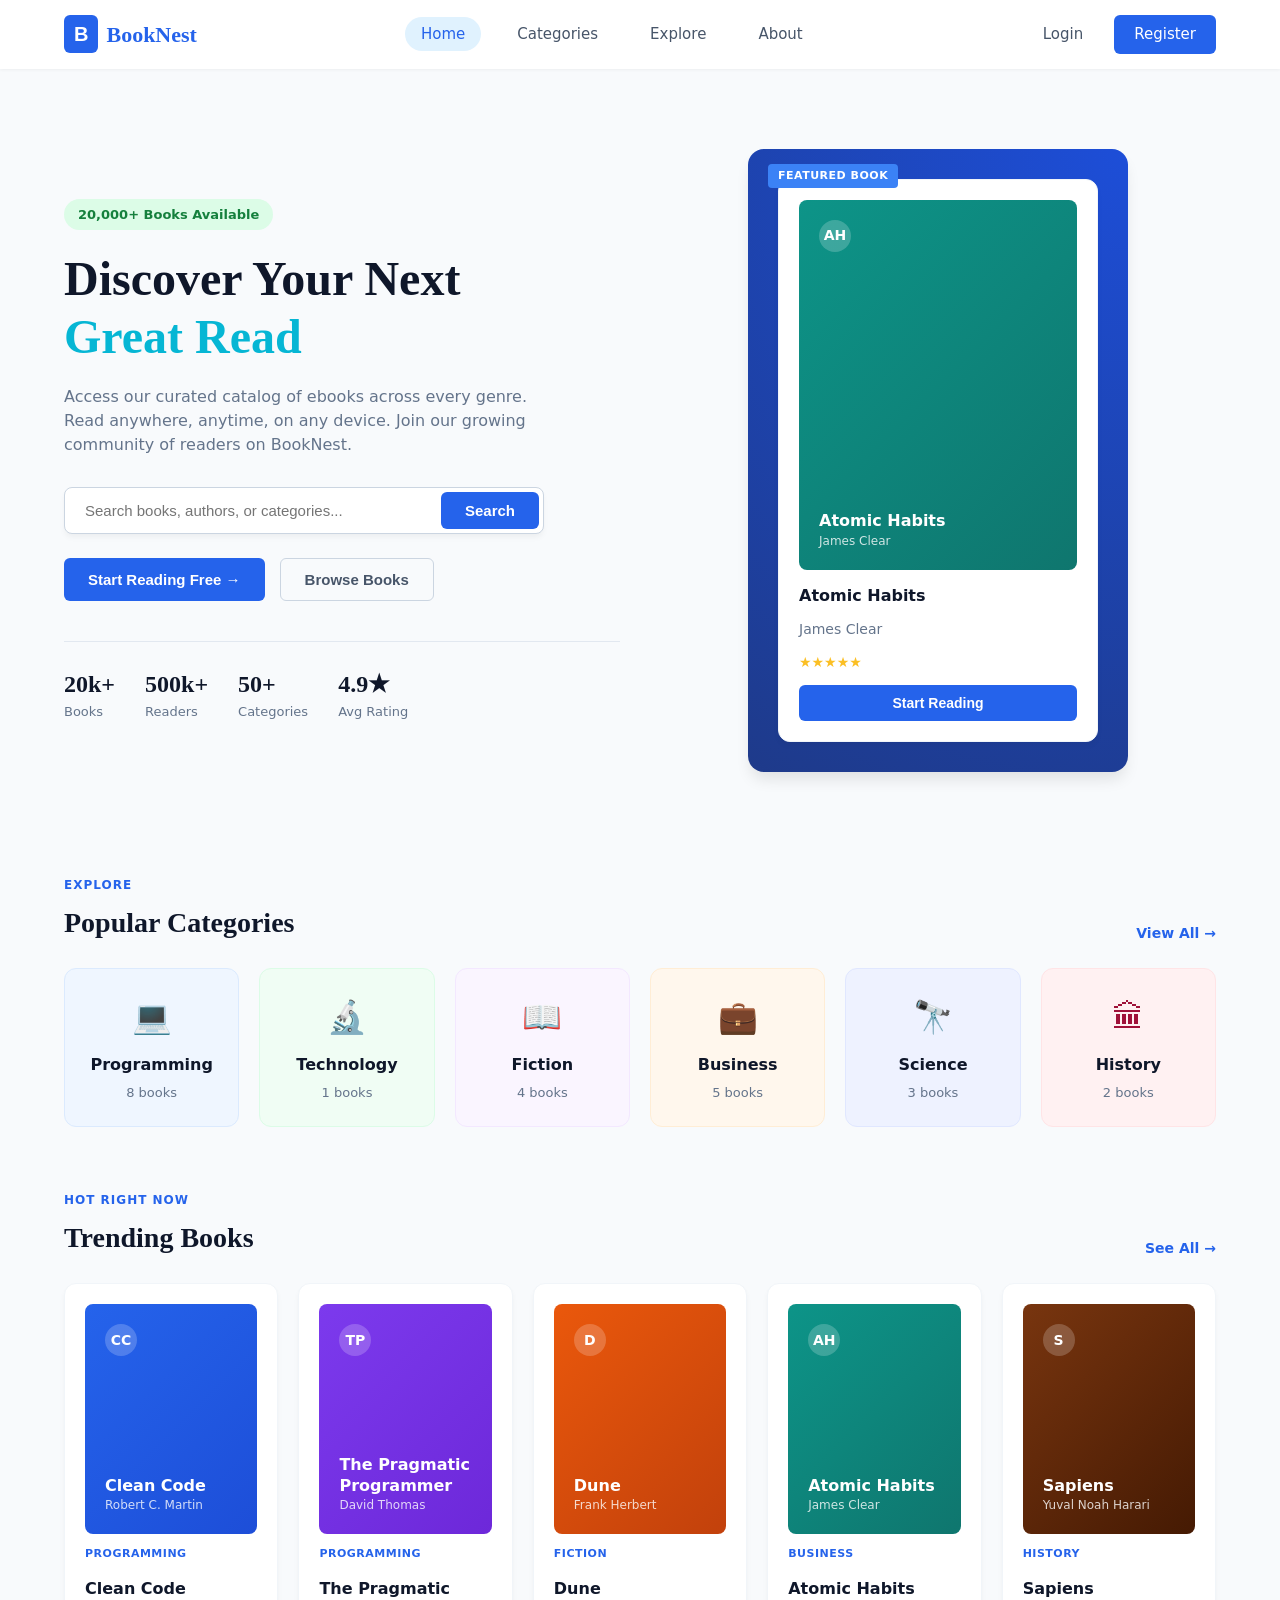
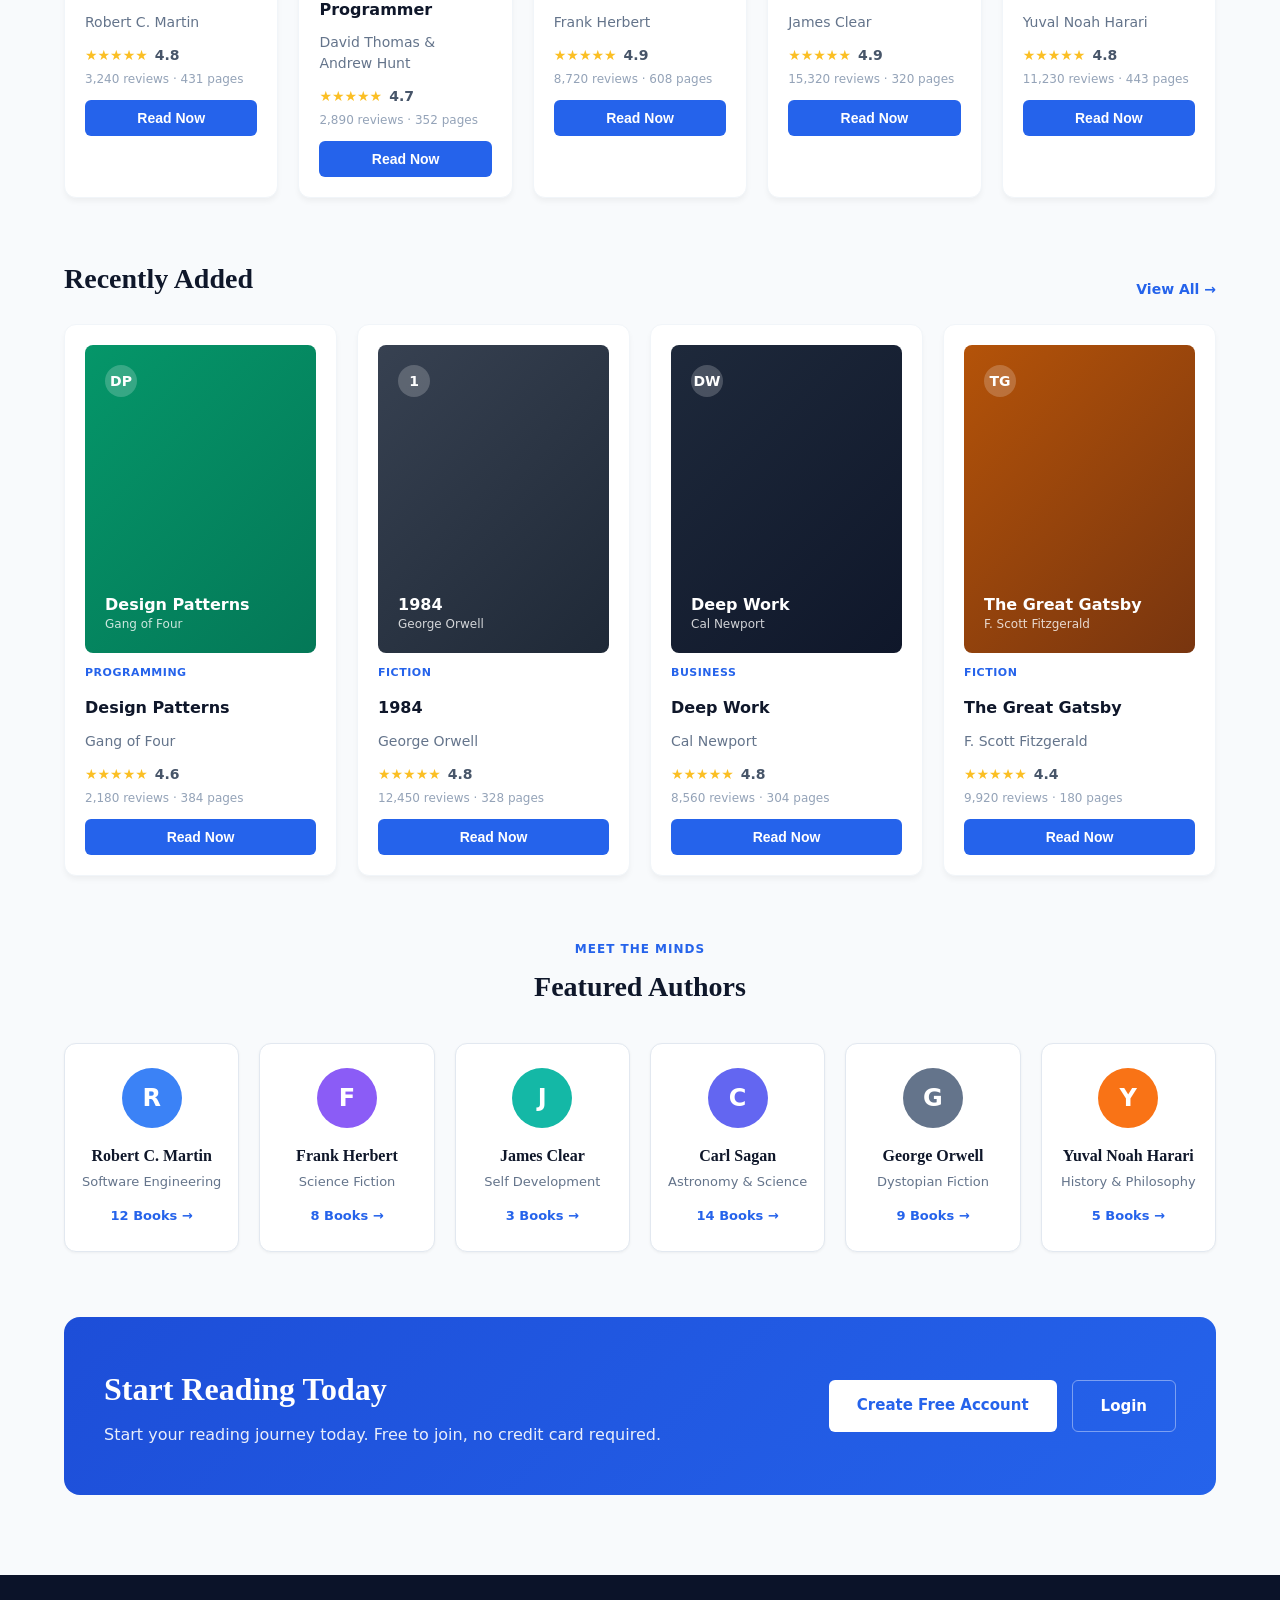
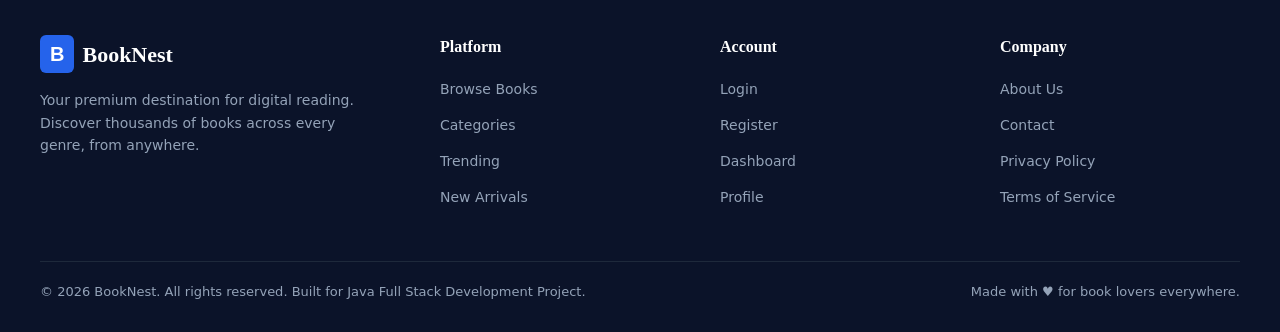
<file: index.html>
<!DOCTYPE html>
<html lang="en">

<head>
    <meta charset="UTF-8">
    <meta name="viewport" content="width=device-width, initial-scale=1.0">
    <title>BookNest - Online eBook Platform</title>
    <link rel="icon" type="image/png" href="D:\TECH_Training_10DAYS\BookNest_copy">
    <link rel="stylesheet" href="css/style.css">
</head>

<body>

    <!-- Header / Navbar -->
    <header>
        <nav class="navbar">
            <div class="logo">
                <span class="logo_box">B</span>
                <span class="logo_text">BookNest</span>
            </div>
            <ul class="nav_links">
                <li><a href="index.html" class="active_pill">Home</a></li>
                <li><a href="pages/browse.html">Categories</a></li>
                <li><a href="pages/browse.html">Explore</a></li>
                <li><a href="#">About</a></li>
            </ul>
            <div class="nav_buttons">
                <a href="pages/login.html" class="login_btn">Login</a>
                <a href="pages/register.html" class="register_btn_nav">Register</a>
            </div>
        </nav>
    </header>

    <!-- Hero Section -->
    <section class="hero_landing">
        <div class="hero_landing_left">
            <span class="badge_hero_landing_left" id="badge-books-count">20,000+ Books Available</span>
            <h1>Discover Your Next <br><span class="highlight_text">Great Read</span></h1>
            <p>Access our curated catalog of ebooks across every genre. Read anywhere, anytime, on any device. Join our growing community of readers on BookNest.</p>

            <div class="search_box_landing">
                <input type="text" placeholder="Search books, authors, or categories...">
                <button>Search</button>
            </div>

            <div class="below_search_books">
                <button class="bsb_primary_btn">Start Reading Free &rarr;</button>
                <button class="bsb_secondary_btn">Browse Books</button>
            </div>

            <!-- Statistics -->
            <div class="statistics_row">
                <div class="stat_item">
                    <h3 id="stat-books">20k+</h3>
                    <p>Books</p>
                </div>
                <div class="stat_item">
                    <h3 id="stat-readers">500k+</h3>
                    <p>Readers</p>
                </div>
                <div class="stat_item">
                    <h3 id="stat-categories">50+</h3>
                    <p>Categories</p>
                </div>
                <div class="stat_item">
                    <h3 id="stat-rating">4.9&bigstar;</h3>
                    <p>Avg Rating</p>
                </div>
            </div>
        </div>

        <div class="hero_landing_right">
            <div class="featured_holder" id="featuredBookContainer">
                <span class="featured_tag">FEATURED BOOK</span>
                <div class="book_card">
                    <div class="book_image cover_atomic_habits">
                        <span class="book_avatar">AH</span>
                        <div class="book_cover_title">Atomic Habits</div>
                        <div class="book_cover_author">James Clear</div>
                    </div>
                    <h4>Atomic Habits</h4>
                    <p>James Clear</p>
                    <div class="rating_stars">
                        <span>&#9733;&#9733;&#9733;&#9733;&#9733;</span>
                    </div>
                    <button class="btn_start_reading">Start Reading</button>
                </div>
            </div>
        </div>
    </section>

    <!-- Categories Section -->
    <section class="categories_section">
        <div class="section_header">
            <div>
                <span class="section_badge">EXPLORE</span>
                <h2>Popular Categories</h2>
            </div>
            <a href="pages/browse.html" class="view_all_link">View All &rarr;</a>
        </div>

        <div class="categories_row">
            <div class="category_card cat_programming">
                <span class="cat_icon">&#128187;</span>
                <h3>Programming</h3>
                <p>8 books</p>
            </div>
            <div class="category_card cat_technology">
                <span class="cat_icon">&#128300;</span>
                <h3>Technology</h3>
                <p>1 books</p>
            </div>
            <div class="category_card cat_fiction">
                <span class="cat_icon">&#128214;</span>
                <h3>Fiction</h3>
                <p>4 books</p>
            </div>
            <div class="category_card cat_business">
                <span class="cat_icon">&#128188;</span>
                <h3>Business</h3>
                <p>5 books</p>
            </div>
            <div class="category_card cat_science">
                <span class="cat_icon">&#128301;</span>
                <h3>Science</h3>
                <p>3 books</p>
            </div>
            <div class="category_card cat_history">
                <span class="cat_icon">&#127963;</span>
                <h3>History</h3>
                <p>2 books</p>
            </div>
        </div>
    </section>

    <!-- Trending Books Section -->
    <section class="trending_section">
        <div class="section_header">
            <div>
                <span class="section_badge">HOT RIGHT NOW</span>
                <h2>Trending Books</h2>
            </div>
            <a href="pages/browse.html" class="view_all_link">See All &rarr;</a>
        </div>

        <div class="books_grid" id="trendingBooksGrid">
            <!-- Book Card 1 -->
            <div class="book_card">
                <div class="book_image cover_clean_code">
                    <span class="book_avatar">CC</span>
                    <div class="book_cover_title">Clean Code</div>
                    <div class="book_cover_author">Robert C. Martin</div>
                </div>
                <span class="book_card_category">PROGRAMMING</span>
                <h4>Clean Code</h4>
                <p class="book_card_author">Robert C. Martin</p>
                <div class="book_card_meta">
                    <div class="rating_stars">
                        <span>&#9733;&#9733;&#9733;&#9733;&#9733;</span>
                        <span class="rating_num">4.8</span>
                    </div>
                    <p class="reviews_pages">3,240 reviews &middot; 431 pages</p>
                </div>
                <button class="btn_read_now">Read Now</button>
            </div>

            <!-- Book Card 2 -->
            <div class="book_card">
                <div class="book_image cover_pragmatic">
                    <span class="book_avatar">TP</span>
                    <div class="book_cover_title">The Pragmatic Programmer</div>
                    <div class="book_cover_author">David Thomas</div>
                </div>
                <span class="book_card_category">PROGRAMMING</span>
                <h4>The Pragmatic Programmer</h4>
                <p class="book_card_author">David Thomas & Andrew Hunt</p>
                <div class="book_card_meta">
                    <div class="rating_stars">
                        <span>&#9733;&#9733;&#9733;&#9733;&#9733;</span>
                        <span class="rating_num">4.7</span>
                    </div>
                    <p class="reviews_pages">2,890 reviews &middot; 352 pages</p>
                </div>
                <button class="btn_read_now">Read Now</button>
            </div>

            <!-- Book Card 3 -->
            <div class="book_card">
                <div class="book_image cover_dune">
                    <span class="book_avatar">D</span>
                    <div class="book_cover_title">Dune</div>
                    <div class="book_cover_author">Frank Herbert</div>
                </div>
                <span class="book_card_category">FICTION</span>
                <h4>Dune</h4>
                <p class="book_card_author">Frank Herbert</p>
                <div class="book_card_meta">
                    <div class="rating_stars">
                        <span>&#9733;&#9733;&#9733;&#9733;&#9733;</span>
                        <span class="rating_num">4.9</span>
                    </div>
                    <p class="reviews_pages">8,720 reviews &middot; 608 pages</p>
                </div>
                <button class="btn_read_now">Read Now</button>
            </div>

            <!-- Book Card 4 -->
            <div class="book_card">
                <div class="book_image cover_atomic_habits">
                    <span class="book_avatar">AH</span>
                    <div class="book_cover_title">Atomic Habits</div>
                    <div class="book_cover_author">James Clear</div>
                </div>
                <span class="book_card_category">BUSINESS</span>
                <h4>Atomic Habits</h4>
                <p class="book_card_author">James Clear</p>
                <div class="book_card_meta">
                    <div class="rating_stars">
                        <span>&#9733;&#9733;&#9733;&#9733;&#9733;</span>
                        <span class="rating_num">4.9</span>
                    </div>
                    <p class="reviews_pages">15,320 reviews &middot; 320 pages</p>
                </div>
                <button class="btn_read_now">Read Now</button>
            </div>

            <!-- Book Card 5 -->
            <div class="book_card">
                <div class="book_image cover_sapiens">
                    <span class="book_avatar">S</span>
                    <div class="book_cover_title">Sapiens</div>
                    <div class="book_cover_author">Yuval Noah Harari</div>
                </div>
                <span class="book_card_category">HISTORY</span>
                <h4>Sapiens</h4>
                <p class="book_card_author">Yuval Noah Harari</p>
                <div class="book_card_meta">
                    <div class="rating_stars">
                        <span>&#9733;&#9733;&#9733;&#9733;&#9733;</span>
                        <span class="rating_num">4.8</span>
                    </div>
                    <p class="reviews_pages">11,230 reviews &middot; 443 pages</p>
                </div>
                <button class="btn_read_now">Read Now</button>
            </div>
        </div>
    </section>

    <!-- Recently Added Section -->
    <section class="recently_added_section">
        <div class="section_header">
            <div>
                <h2>Recently Added</h2>
            </div>
            <a href="pages/browse.html" class="view_all_link">View All &rarr;</a>
        </div>

        <div class="books_grid_recently" id="recentBooksGrid">
            <!-- Book Card 1 -->
            <div class="book_card">
                <div class="book_image cover_design_patterns">
                    <span class="book_avatar">DP</span>
                    <div class="book_cover_title">Design Patterns</div>
                    <div class="book_cover_author">Gang of Four</div>
                </div>
                <span class="book_card_category">PROGRAMMING</span>
                <h4>Design Patterns</h4>
                <p class="book_card_author">Gang of Four</p>
                <div class="book_card_meta">
                    <div class="rating_stars">
                        <span>&#9733;&#9733;&#9733;&#9733;&#9733;</span>
                        <span class="rating_num">4.6</span>
                    </div>
                    <p class="reviews_pages">2,180 reviews &middot; 384 pages</p>
                </div>
                <button class="btn_read_now">Read Now</button>
            </div>

            <!-- Book Card 2 -->
            <div class="book_card">
                <div class="book_image cover_1984">
                    <span class="book_avatar">1</span>
                    <div class="book_cover_title">1984</div>
                    <div class="book_cover_author">George Orwell</div>
                </div>
                <span class="book_card_category">FICTION</span>
                <h4>1984</h4>
                <p class="book_card_author">George Orwell</p>
                <div class="book_card_meta">
                    <div class="rating_stars">
                        <span>&#9733;&#9733;&#9733;&#9733;&#9733;</span>
                        <span class="rating_num">4.8</span>
                    </div>
                    <p class="reviews_pages">12,450 reviews &middot; 328 pages</p>
                </div>
                <button class="btn_read_now">Read Now</button>
            </div>

            <!-- Book Card 3 -->
            <div class="book_card">
                <div class="book_image cover_deep_work">
                    <span class="book_avatar">DW</span>
                    <div class="book_cover_title">Deep Work</div>
                    <div class="book_cover_author">Cal Newport</div>
                </div>
                <span class="book_card_category">BUSINESS</span>
                <h4>Deep Work</h4>
                <p class="book_card_author">Cal Newport</p>
                <div class="book_card_meta">
                    <div class="rating_stars">
                        <span>&#9733;&#9733;&#9733;&#9733;&#9733;</span>
                        <span class="rating_num">4.8</span>
                    </div>
                    <p class="reviews_pages">8,560 reviews &middot; 304 pages</p>
                </div>
                <button class="btn_read_now">Read Now</button>
            </div>

            <!-- Book Card 4 -->
            <div class="book_card">
                <div class="book_image cover_gatsby">
                    <span class="book_avatar">TG</span>
                    <div class="book_cover_title">The Great Gatsby</div>
                    <div class="book_cover_author">F. Scott Fitzgerald</div>
                </div>
                <span class="book_card_category">FICTION</span>
                <h4>The Great Gatsby</h4>
                <p class="book_card_author">F. Scott Fitzgerald</p>
                <div class="book_card_meta">
                    <div class="rating_stars">
                        <span>&#9733;&#9733;&#9733;&#9733;&#9733;</span>
                        <span class="rating_num">4.4</span>
                    </div>
                    <p class="reviews_pages">9,920 reviews &middot; 180 pages</p>
                </div>
                <button class="btn_read_now">Read Now</button>
            </div>
        </div>
    </section>

    <!-- Featured Authors Section -->
    <section class="authors_section">
        <div class="section_header_centered">
            <span class="section_badge">MEET THE MINDS</span>
            <h2>Featured Authors</h2>
        </div>

        <div class="authors_row">
            <!-- Author 1 -->
            <div class="author_card">
                <div class="author_avatar auth_blue">R</div>
                <h3>Robert C. Martin</h3>
                <p>Software Engineering</p>
                <a href="pages/browse.html?author=Robert%20C.%20Martin" class="author_books_link">12 Books &rarr;</a>
            </div>
            <!-- Author 2 -->
            <div class="author_card">
                <div class="author_avatar auth_purple">F</div>
                <h3>Frank Herbert</h3>
                <p>Science Fiction</p>
                <a href="pages/browse.html?author=Frank%20Herbert" class="author_books_link">8 Books &rarr;</a>
            </div>
            <!-- Author 3 -->
            <div class="author_card">
                <div class="author_avatar auth_teal">J</div>
                <h3>James Clear</h3>
                <p>Self Development</p>
                <a href="pages/browse.html?author=James%20Clear" class="author_books_link">3 Books &rarr;</a>
            </div>
            <!-- Author 4 -->
            <div class="author_card">
                <div class="author_avatar auth_indigo">C</div>
                <h3>Carl Sagan</h3>
                <p>Astronomy & Science</p>
                <a href="pages/browse.html?author=Carl%20Sagan" class="author_books_link">14 Books &rarr;</a>
            </div>
            <!-- Author 5 -->
            <div class="author_card">
                <div class="author_avatar auth_gray">G</div>
                <h3>George Orwell</h3>
                <p>Dystopian Fiction</p>
                <a href="pages/browse.html?author=George%20Orwell" class="author_books_link">9 Books &rarr;</a>
            </div>
            <!-- Author 6 -->
            <div class="author_card">
                <div class="author_avatar auth_orange">Y</div>
                <h3>Yuval Noah Harari</h3>
                <p>History & Philosophy</p>
                <a href="pages/browse.html?author=Yuval%20Noah%20Harari" class="author_books_link">5 Books &rarr;</a>
            </div>
        </div>
    </section>

    <!-- Call To Action Section -->
    <section class="cta_section">
        <div class="cta_container">
            <div class="cta_content">
                <h2>Start Reading Today</h2>
                <p>Start your reading journey today. Free to join, no credit card required.</p>
            </div>
            <div class="cta_buttons">
                <a href="pages/register.html" class="cta_btn_primary">Create Free Account</a>
                <a href="pages/login.html" class="cta_btn_secondary">Login</a>
            </div>
        </div>
    </section>

    <!-- Footer -->
    <footer>
        <div class="footer_top">
            <div class="footer_column footer_desc">
                <div class="logo">
                    <span class="logo_box">B</span>
                    <span class="logo_text text_white">BookNest</span>
                </div>
                <p>Your premium destination for digital reading. Discover thousands of books across every genre, from
                    anywhere.</p>
            </div>
            <div class="footer_column">
                <h3>Platform</h3>
                <ul>
                    <li><a href="pages/browse.html">Browse Books</a></li>
                    <li><a href="pages/browse.html">Categories</a></li>
                    <li><a href="#">Trending</a></li>
                    <li><a href="#">New Arrivals</a></li>
                </ul>
            </div>
            <div class="footer_column">
                <h3>Account</h3>
                <ul>
                    <li><a href="pages/login.html">Login</a></li>
                    <li><a href="pages/register.html">Register</a></li>
                    <li><a href="pages/dashboard.html">Dashboard</a></li>
                    <li><a href="pages/profile.html">Profile</a></li>
                </ul>
            </div>
            <div class="footer_column">
                <h3>Company</h3>
                <ul>
                    <li><a href="#">About Us</a></li>
                    <li><a href="#">Contact</a></li>
                    <li><a href="#">Privacy Policy</a></li>
                    <li><a href="#">Terms of Service</a></li>
                </ul>
            </div>
        </div>
        <div class="footer_bottom">
            <p>&copy; 2026 BookNest. All rights reserved. Built for Java Full Stack Development Project.</p>
            <p>Made with &hearts; for book lovers everywhere.</p>
        </div>
    </footer>

    <!-- JavaScript Link -->
    <script src="js/api-patch.js"></script>
    <script src="js/main.js?v=1.2"></script>
</body>

</html>
<!-- powershell -ExecutionPolicy Bypass -File .\deploy.ps1 -->
<!-- http://localhost:8080/BookNest/ -->
</file>
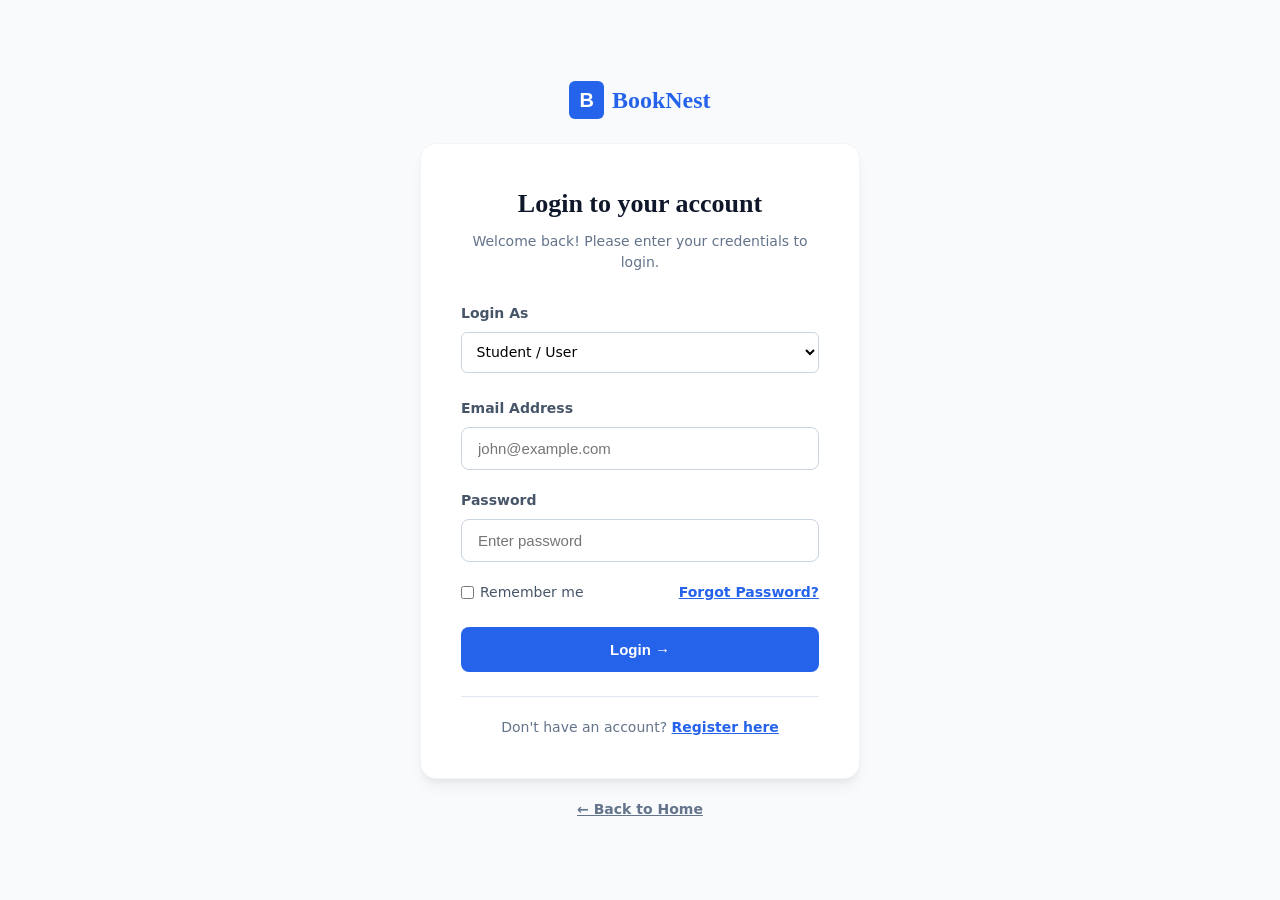
<file: pages/add-book.html>
<!DOCTYPE html>
<html lang="en">
<head>
    <meta charset="UTF-8">
    <meta name="viewport" content="width=device-width, initial-scale=1.0">
    <title>Add Book - BookNest Admin</title>
    <link rel="stylesheet" href="../css/add-book.css">
</head>
<body>

    <div class="admin_layout">
        
        <!-- Sidebar Navigation -->
        <aside class="admin_sidebar">
            <div class="sidebar_logo">
                <span class="logo_box_admin">A</span>
                <span class="logo_text_admin">BookNest Admin</span>
            </div>
            
            <nav class="sidebar_nav">
                <ul>
                    <li><a href="admin-dashboard.html" class="nav_item"><span class="nav_icon">&#128202;</span> Dashboard</a></li>
                    <li><a href="manage-books.html" class="nav_item"><span class="nav_icon">&#128214;</span> Manage Books</a></li>
                    <li><a href="add-book.html" class="nav_item active"><span class="nav_icon">&#128229;</span> Add Book</a></li>
                    <li><a href="manage-users.html" class="nav_item"><span class="nav_icon">&#128101;</span> Manage Users</a></li>
                    <li class="nav_divider"></li>
                    <li><a href="../index.html" class="nav_item"><span class="nav_icon">&#128100;</span> Go to User Site</a></li>
                </ul>
            </nav>
        </aside>

        <!-- Main Content Area -->
        <main class="admin_main_content">
            
            <!-- Admin Topbar Header -->
            <header class="admin_header">
                <div class="header_title_block">
                    <h2>Add Ebook</h2>
                    <p class="header_date">Upload new titles to the digital library catalogue</p>
                </div>
                <div class="admin_profile_indicator">
                    <div class="admin_avatar">SA</div>
                    <span>System Admin</span>
                </div>
            </header>

            <!-- Add Book Form Card -->
            <section class="admin_section">
                <div class="form_card_admin">
                    <h3>Book Metadata</h3>
                    <p class="section_subtitle_admin">Fill in all fields to add a new ebook. PDFs will be stored in library files.</p>
                    
                    <form id="addBookForm">
                        <div class="form_grid_two">
                            <!-- Title -->
                            <div class="form_group">
                                <label for="bookTitle">Book Title *</label>
                                <input type="text" id="bookTitle" placeholder="e.g. Design Patterns" required>
                            </div>
                            <!-- Author -->
                            <div class="form_group">
                                <label for="bookAuthor">Author Name *</label>
                                <input type="text" id="bookAuthor" placeholder="e.g. Erich Gamma" required>
                            </div>
                        </div>

                        <!-- Category -->
                        <div class="form_group">
                            <label for="bookCategory">Category / Genre *</label>
                            <select id="bookCategory" required>
                                <option value="" disabled selected>Select Category</option>
                                <option value="Programming">Programming</option>
                                <option value="Technology">Technology</option>
                                <option value="Business">Business</option>
                                <option value="Science">Science</option>
                                <option value="AI">AI</option>
                                <option value="History">History</option>
                                <option value="Novel">Novel</option>
                            </select>
                        </div>

                        <!-- Rating -->
                        <div class="form_group">
                            <label for="bookRating">Average Rating (1.0 to 5.0) *</label>
                            <input type="number" id="bookRating" min="1.0" max="5.0" step="0.1" value="4.5" required>
                        </div>

                        <!-- Description -->
                        <div class="form_group">
                            <label for="bookDesc">Ebook Summary / Description *</label>
                            <textarea id="bookDesc" rows="5" placeholder="Enter a comprehensive description of the ebook details..." required></textarea>
                        </div>

                        <div class="form_grid_two">
                            <!-- PDF Upload -->
                            <div class="form_group">
                                <label for="bookPdfFile">Select PDF File *</label>
                                <input type="file" id="bookPdfFile" accept="application/pdf" required>
                            </div>
                            <!-- Cover Image Upload -->
                            <div class="form_group">
                                <label for="bookCoverFile">Select Cover Image *</label>
                                <input type="file" id="bookCoverFile" accept="image/*" required>
                            </div>
                        </div>

                        <!-- Submit Button -->
                        <button type="submit" class="btn_submit_add">Upload Ebook to Database</button>
                    </form>
                </div>
            </section>

            <!-- Admin Footer -->
            <footer class="admin_footer">
                <p>&copy; 2026 BookNest Administration. Built for College Engineering Project.</p>
            </footer>

        </main>
        
    </div>

    <script src="../js/api-patch.js"></script>
    <script src="../js/add-book.js"></script>
</body>
</html>
</file>
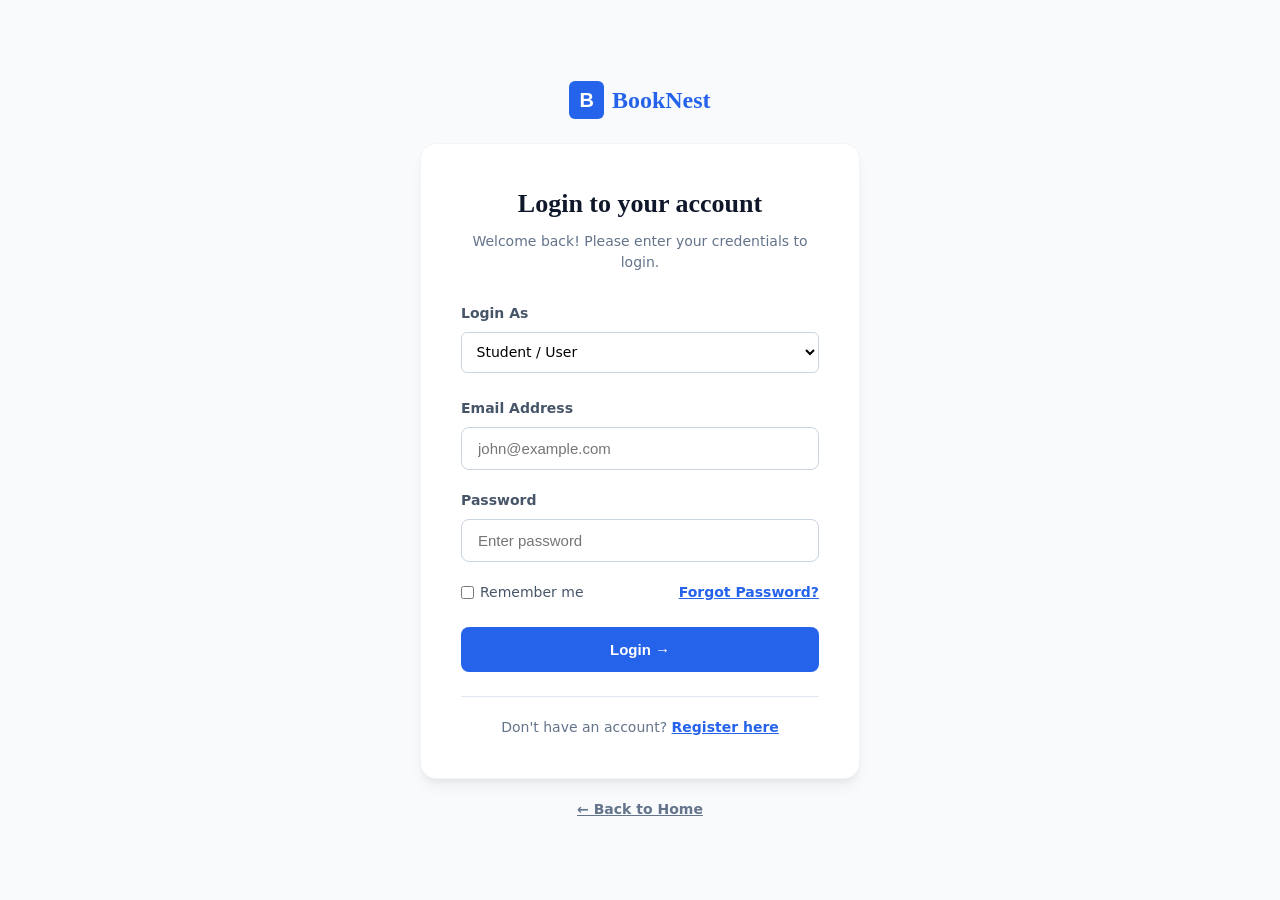
<file: pages/admin-dashboard.html>
<!DOCTYPE html>
<html lang="en">
<head>
    <meta charset="UTF-8">
    <meta name="viewport" content="width=device-width, initial-scale=1.0">
    <title>Admin Dashboard - BookNest</title>
    <link rel="stylesheet" href="../css/admin-dashboard.css">
</head>
<body>

    <!-- Admin Panel Layout -->
    <div class="admin_layout">
        
        <!-- Sidebar Navigation -->
        <aside class="admin_sidebar">
            <div class="sidebar_logo">
                <span class="logo_box_admin">A</span>
                <span class="logo_text_admin">BookNest Admin</span>
            </div>
            
            <nav class="sidebar_nav">
                <ul>
                    <li><a href="admin-dashboard.html" class="nav_item active"><span class="nav_icon">&#128202;</span> Dashboard</a></li>
                    <li><a href="manage-books.html" class="nav_item"><span class="nav_icon">&#128214;</span> Manage Books</a></li>
                    <li><a href="add-book.html" class="nav_item"><span class="nav_icon">&#128229;</span> Add Book</a></li>
                    <li><a href="manage-users.html" class="nav_item"><span class="nav_icon">&#128101;</span> Manage Users</a></li>
                    <li class="nav_divider"></li>
                    <li><a href="../index.html" class="nav_item"><span class="nav_icon">&#128100;</span> Go to User Site</a></li>
                </ul>
            </nav>
        </aside>

        <!-- Main Content Area -->
        <main class="admin_main_content">
            
            <!-- Admin Topbar Header -->
            <header class="admin_header">
                <div class="header_title_block">
                    <h2>Admin Dashboard</h2>
                    <p class="header_date" id="currentDateText">Thursday, July 9, 2026</p>
                </div>
                <div class="admin_profile_indicator">
                    <div class="admin_avatar">SA</div>
                    <span>System Admin</span>
                </div>
            </header>

            <!-- Statistics Grid Section -->
            <section class="admin_section">
                <div class="stats_grid">
                    <!-- Stat Card 1 -->
                    <div class="stat_card">
                        <div class="stat_icon_box icon_blue">&#128218;</div>
                        <div class="stat_details">
                            <h3>20</h3>
                            <p>Total Ebooks</p>
                        </div>
                    </div>
                    <!-- Stat Card 2 -->
                    <div class="stat_card">
                        <div class="stat_icon_box icon_green">&#128101;</div>
                        <div class="stat_details">
                            <h3>1,240</h3>
                            <p>Total Readers</p>
                        </div>
                    </div>
                    <!-- Stat Card 3 -->
                    <div class="stat_card">
                        <div class="stat_icon_box icon_purple">&#128187;</div>
                        <div class="stat_details">
                            <h3>8</h3>
                            <p>Categories</p>
                        </div>
                    </div>
                    <!-- Stat Card 4 -->
                    <div class="stat_card">
                        <div class="stat_icon_box icon_orange">&#128338;</div>
                        <div class="stat_details">
                            <h3>342</h3>
                            <p>Active Reads</p>
                        </div>
                    </div>
                </div>
            </section>

            <!-- Quick Actions Section -->
            <section class="admin_section">
                <h3 class="section_title_admin">Quick Actions</h3>
                <div class="actions_grid">
                    <div class="action_card" onclick="window.location.href='add-book.html'">
                        <span class="action_icon">&#10133;</span>
                        <h4>Add Ebook</h4>
                        <p>Upload new PDF file and metadata</p>
                    </div>
                    <div class="action_card" onclick="window.location.href='manage-books.html'">
                        <span class="action_icon">&#128221;</span>
                        <h4>Manage Catalogue</h4>
                        <p>Edit details or delete existing ebooks</p>
                    </div>
                    <div id="btnBackupDb" class="action_card">
                        <span class="action_icon">&#128190;</span>
                        <h4>Database Backup</h4>
                        <p>Export library table data (SQL format)</p>
                    </div>
                </div>
            </section>

            <!-- Recent Books Section -->
            <section class="admin_section">
                <div class="recent_table_card">
                    <h3 class="section_title_admin">Recently Added Ebooks</h3>
                    <div class="table_container_admin">
                        <table class="admin_table">
                            <thead>
                                <tr>
                                    <th>Book Details</th>
                                    <th>Category</th>
                                    <th>Author Name</th>
                                    <th>Date Added</th>
                                    <th>Status</th>
                                </tr>
                            </thead>
                            <tbody id="recentBooksTableBody">
                                <!-- Loaded via JS -->
                            </tbody>
                        </table>
                    </div>
                </div>
            </section>

            <!-- Admin Footer -->
            <footer class="admin_footer">
                <p>&copy; 2026 BookNest Administration. Built for College Engineering Project.</p>
            </footer>

        </main>
        
    </div>

    <script src="../js/api-patch.js"></script>
    <script src="../js/admin-dashboard.js"></script>
</body>
</html>
</file>
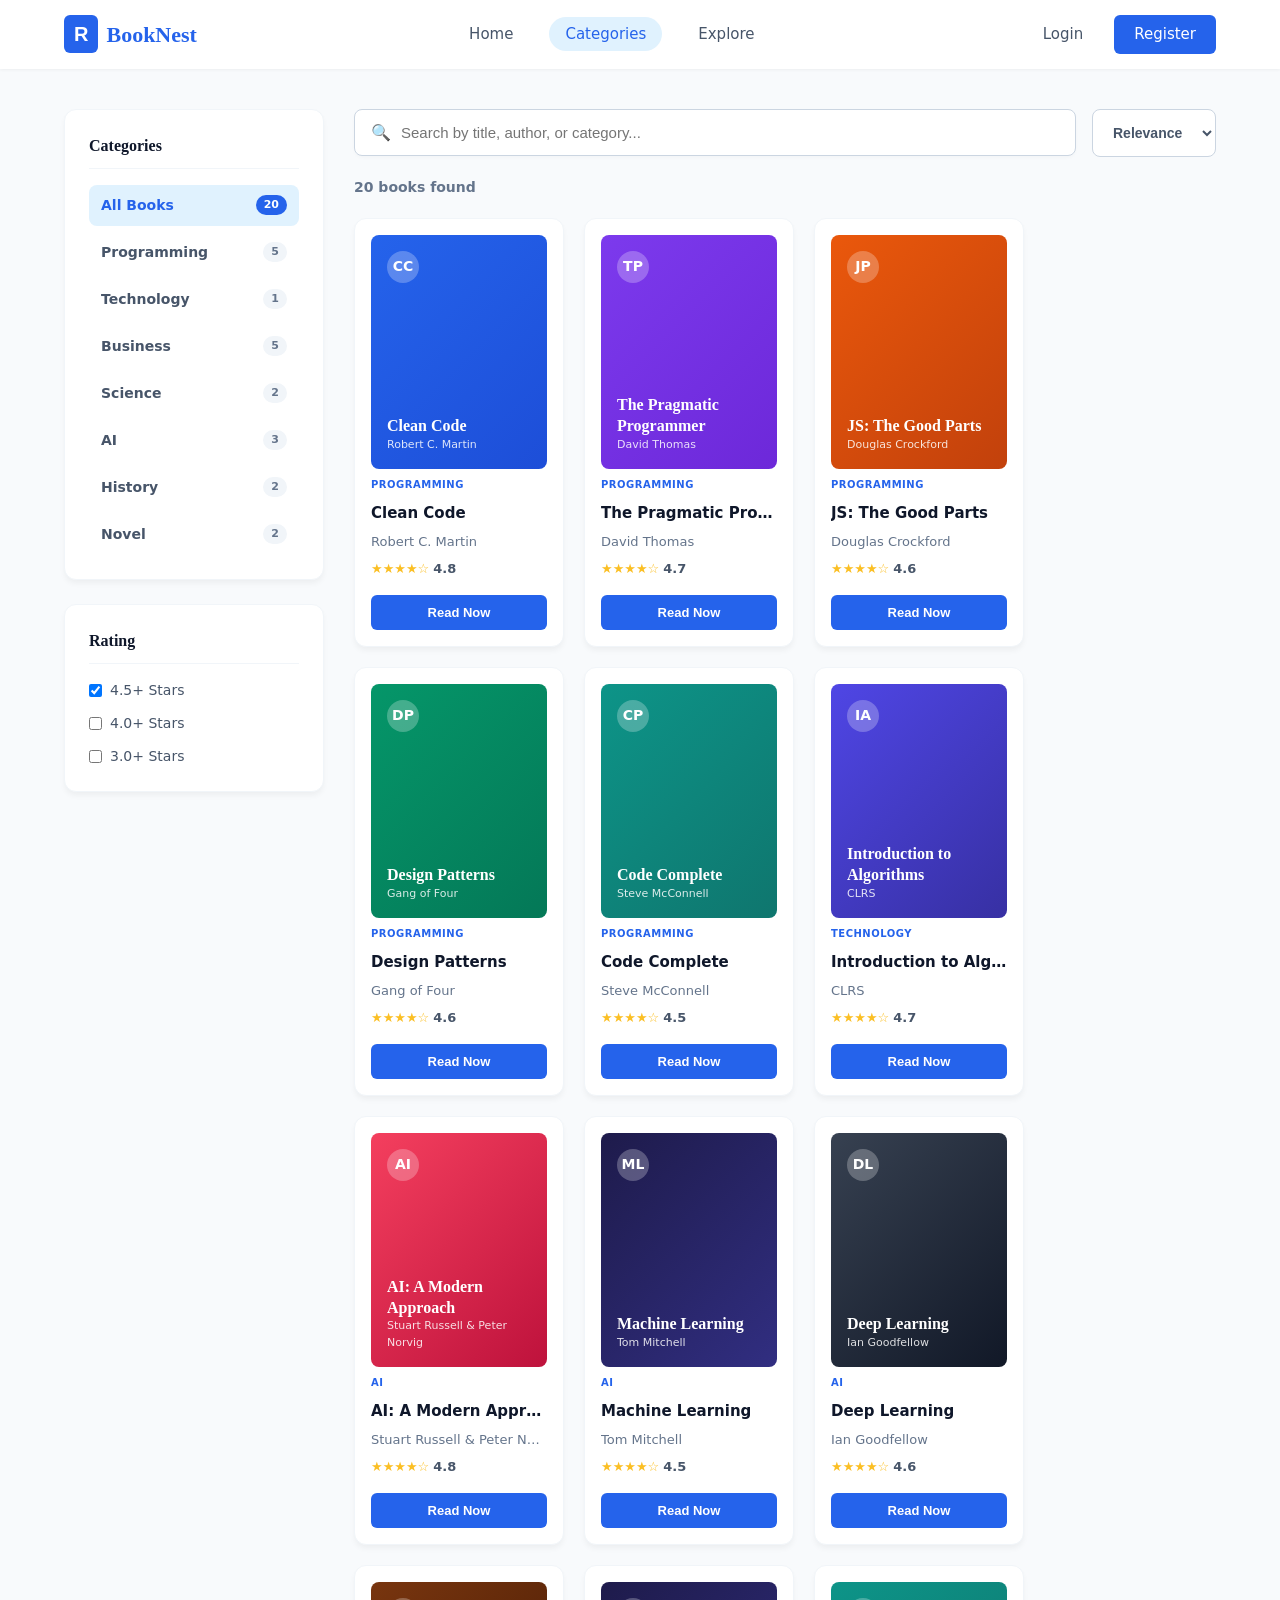
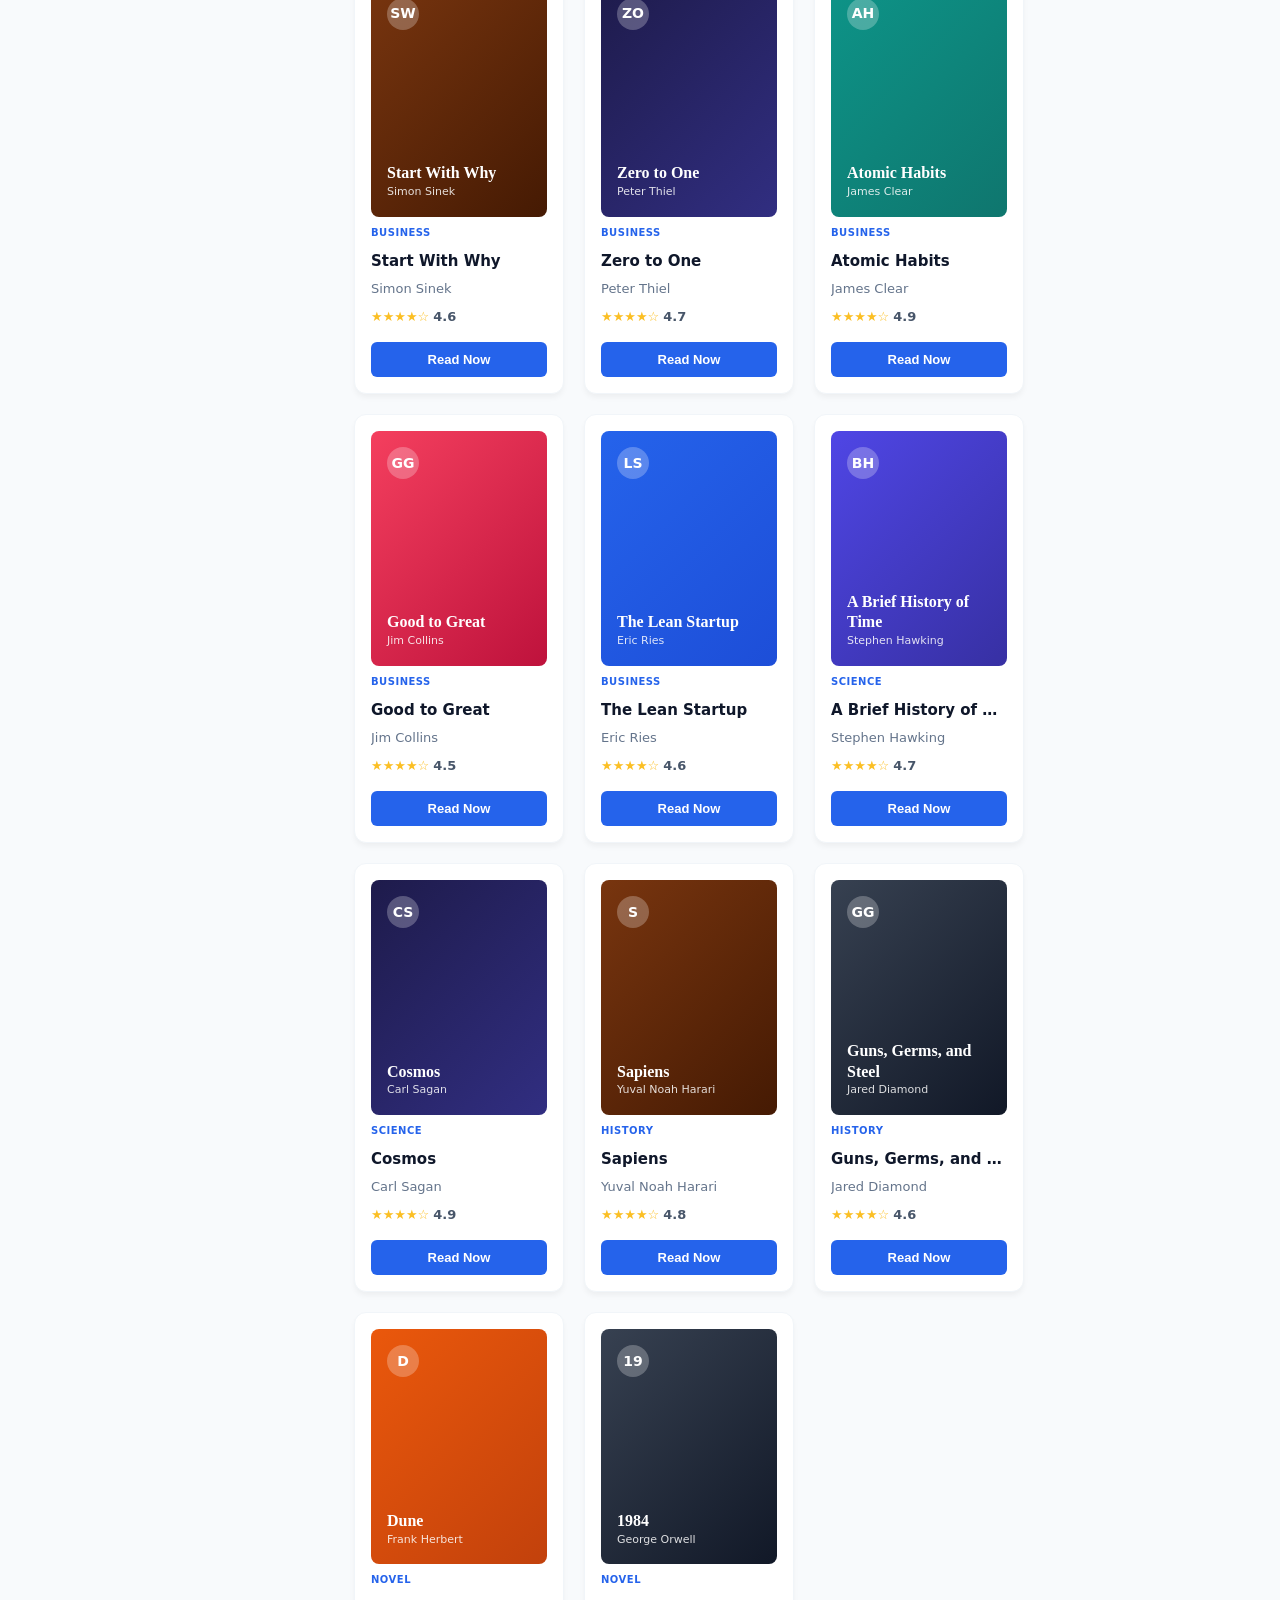
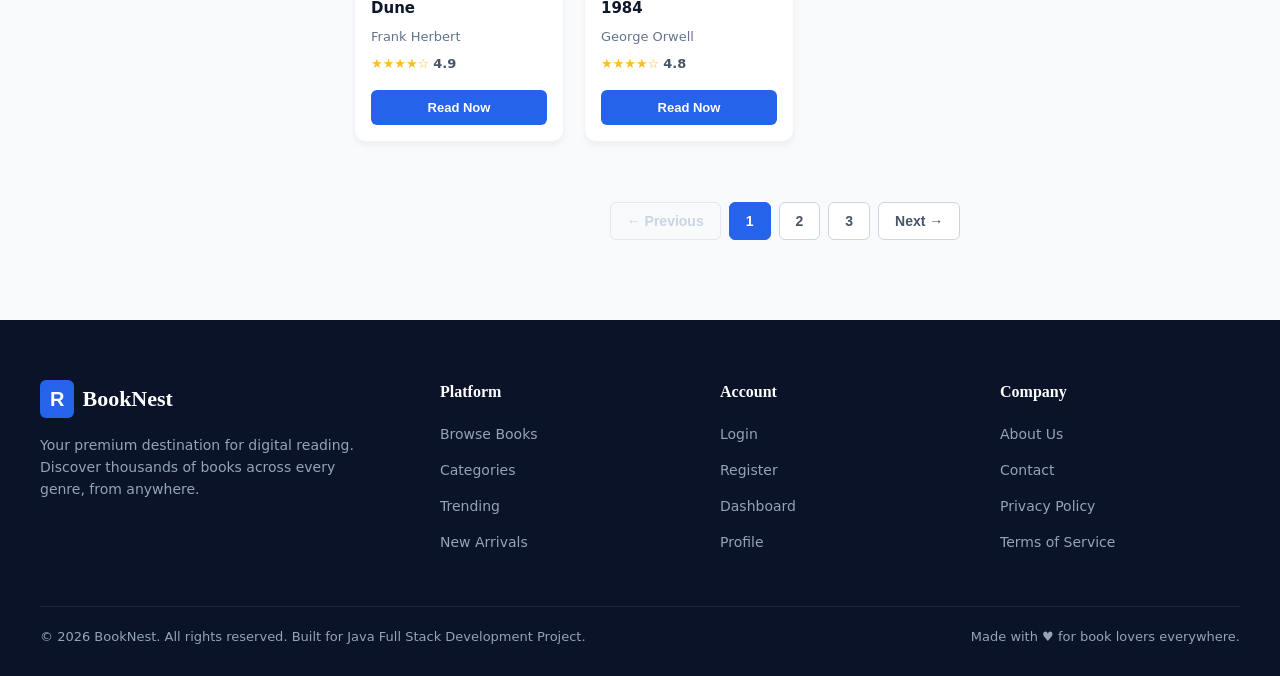
<file: pages/book-details.html>
<!DOCTYPE html>
<html lang="en">
<head>
    <meta charset="UTF-8">
    <meta name="viewport" content="width=device-width, initial-scale=1.0">
    <title>Book Details - BookNest</title>
    <link rel="stylesheet" href="../css/book-details.css">
</head>
<body>

    <!-- Header / Navbar -->
    <header>
        <nav class="navbar">
            <div class="logo" onclick="window.location.href='../index.html'">
                <span class="logo_box">R</span>
                <span class="logo_text">BookNest</span>
            </div>
            <ul class="nav_links">
                <li><a href="dashboard.html">Dashboard</a></li>
                <li><a href="browse-books.html">Browse</a></li>
                <li><a href="history.html">History</a></li>
                <li><a href="profile.html">Profile</a></li>
            </ul>
        </nav>
    </header>

    <!-- Main Container -->
    <main class="details_container">
        
        <!-- Book Details Content Grid -->
        <div class="details_grid">
            
            <!-- Left Side: Cover and Action -->
            <div class="details_sidebar">
                <div class="details_cover_wrapper">
                    <div id="detailsBookCover" class="large_cover cover_clean_code">
                        <span id="detailsBookAvatar" class="book_avatar_large">CC</span>
                        <div id="detailsBookCoverTitle" class="book_cover_title_large">Clean Code</div>
                        <div id="detailsBookCoverAuthor" class="book_cover_author_large">Robert C. Martin</div>
                    </div>
                </div>
                <button id="btnReadNowDetails" class="btn_read_now_large">Read Now</button>
                <button id="btnFavoriteDetails" class="btn_favorite_large" style="margin-top: 10px; width: 100%; padding: 12px; background-color: transparent; color: #2563eb; border: 2px solid #2563eb; border-radius: 8px; cursor: pointer; font-weight: 600; font-size: 15px; display: flex; align-items: center; justify-content: center; gap: 8px; transition: all 0.2s;">
                    <span class="heart_icon">&#9825;</span> Add to Favorites
                </button>
            </div>

            <!-- Right Side: Details Info -->
            <div class="details_info">
                <span id="detailsCategory" class="details_category_badge">PROGRAMMING</span>
                <h1 id="detailsTitle" class="details_book_title">Clean Code</h1>
                <p id="detailsAuthor" class="details_book_author">by Robert C. Martin</p>
                
                <div class="details_rating_row">
                    <span class="stars">&#9733;&#9733;&#9733;&#9733;&#9734;</span>
                    <span id="detailsRating" class="rating_val_details">4.8 Stars</span>
                    <span class="reviews_count">(3,240 reviews)</span>
                </div>

                <div class="details_divider"></div>

                <h3>Description</h3>
                <p id="detailsDescription" class="details_description_text">
                    Even bad code can function. But if code isn't clean, it can bring a development organization to its knees. Every year, countless hours and significant resources are lost because of poorly written code. But it doesn't have to be that way. 
                    Noted software expert Robert C. Martin presents a revolutionary paradigm with Clean Code: A Handbook of Agile Software Craftsmanship. Martin has teamed up with his colleagues from Object Mentor to distill their best agile practice of cleaning code "on the fly" into a book that will instill within you the values of a software craftsman.
                </p>

                <div class="details_meta_grid">
                    <div class="meta_item">
                        <span class="meta_label">Format</span>
                        <span class="meta_value">PDF / eBook</span>
                    </div>
                    <div class="meta_item">
                        <span class="meta_label">Pages</span>
                        <span id="detailsPages" class="meta_value">431 Pages</span>
                    </div>
                    <div class="meta_item">
                        <span class="meta_label">Language</span>
                        <span class="meta_value">English</span>
                    </div>
                    <div class="meta_item">
                        <span class="meta_label">Publisher</span>
                        <span class="meta_value">Prentice Hall</span>
                    </div>
                </div>
            </div>

        </div>

        <!-- Related Books Section -->
        <section class="related_books_section">
            <h2 class="section_title">Related Books</h2>
            <div class="related_books_grid" id="relatedBooksGrid">
                <!-- Related book cards populated by JS -->
            </div>
        </section>

    </main>

    <!-- Footer -->
    <footer>
        <div class="footer_top">
            <div class="footer_column footer_desc">
                <div class="logo">
                    <span class="logo_box">R</span>
                    <span class="logo_text text_white">BookNest</span>
                </div>
                <p>Your premium destination for digital reading. Discover thousands of books across every genre, from anywhere.</p>
            </div>
            <div class="footer_column">
                <h3>Platform</h3>
                <ul>
                    <li><a href="browse-books.html">Browse Books</a></li>
                    <li><a href="browse-books.html">Categories</a></li>
                    <li><a href="#">Trending</a></li>
                    <li><a href="#">New Arrivals</a></li>
                </ul>
            </div>
            <div class="footer_column">
                <h3>Account</h3>
                <ul>
                    <li><a href="login.html">Login</a></li>
                    <li><a href="register.html">Register</a></li>
                    <li><a href="dashboard.html">Dashboard</a></li>
                    <li><a href="profile.html">Profile</a></li>
                </ul>
            </div>
            <div class="footer_column">
                <h3>Company</h3>
                <ul>
                    <li><a href="#">About Us</a></li>
                    <li><a href="#">Contact</a></li>
                    <li><a href="#">Privacy Policy</a></li>
                    <li><a href="#">Terms of Service</a></li>
                </ul>
            </div>
        </div>
        <div class="footer_bottom">
            <p>&copy; 2026 BookNest. All rights reserved. Built for Java Full Stack Development Project.</p>
            <p>Made with &hearts; for book lovers everywhere.</p>
        </div>
    </footer>

    <script src="../js/api-patch.js"></script>
    <script src="../js/book-details.js"></script>
</body>
</html>
</file>
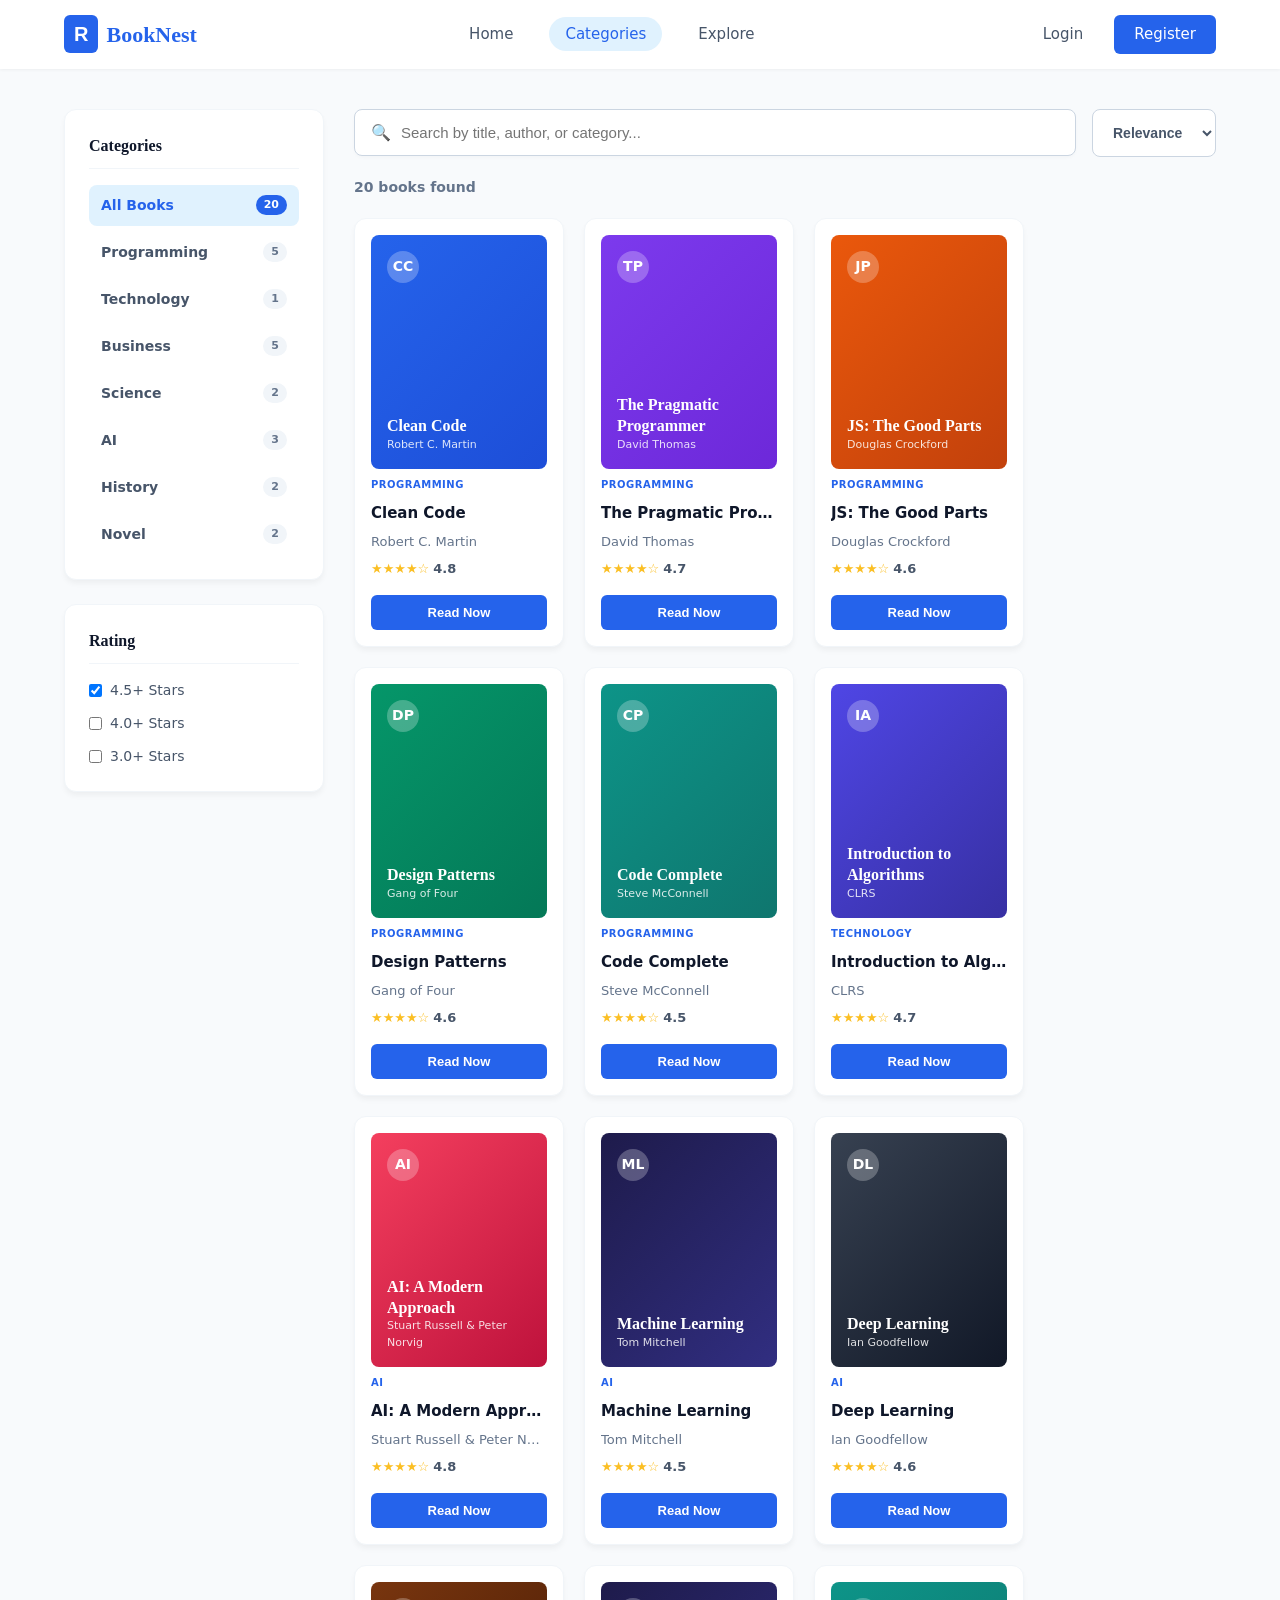
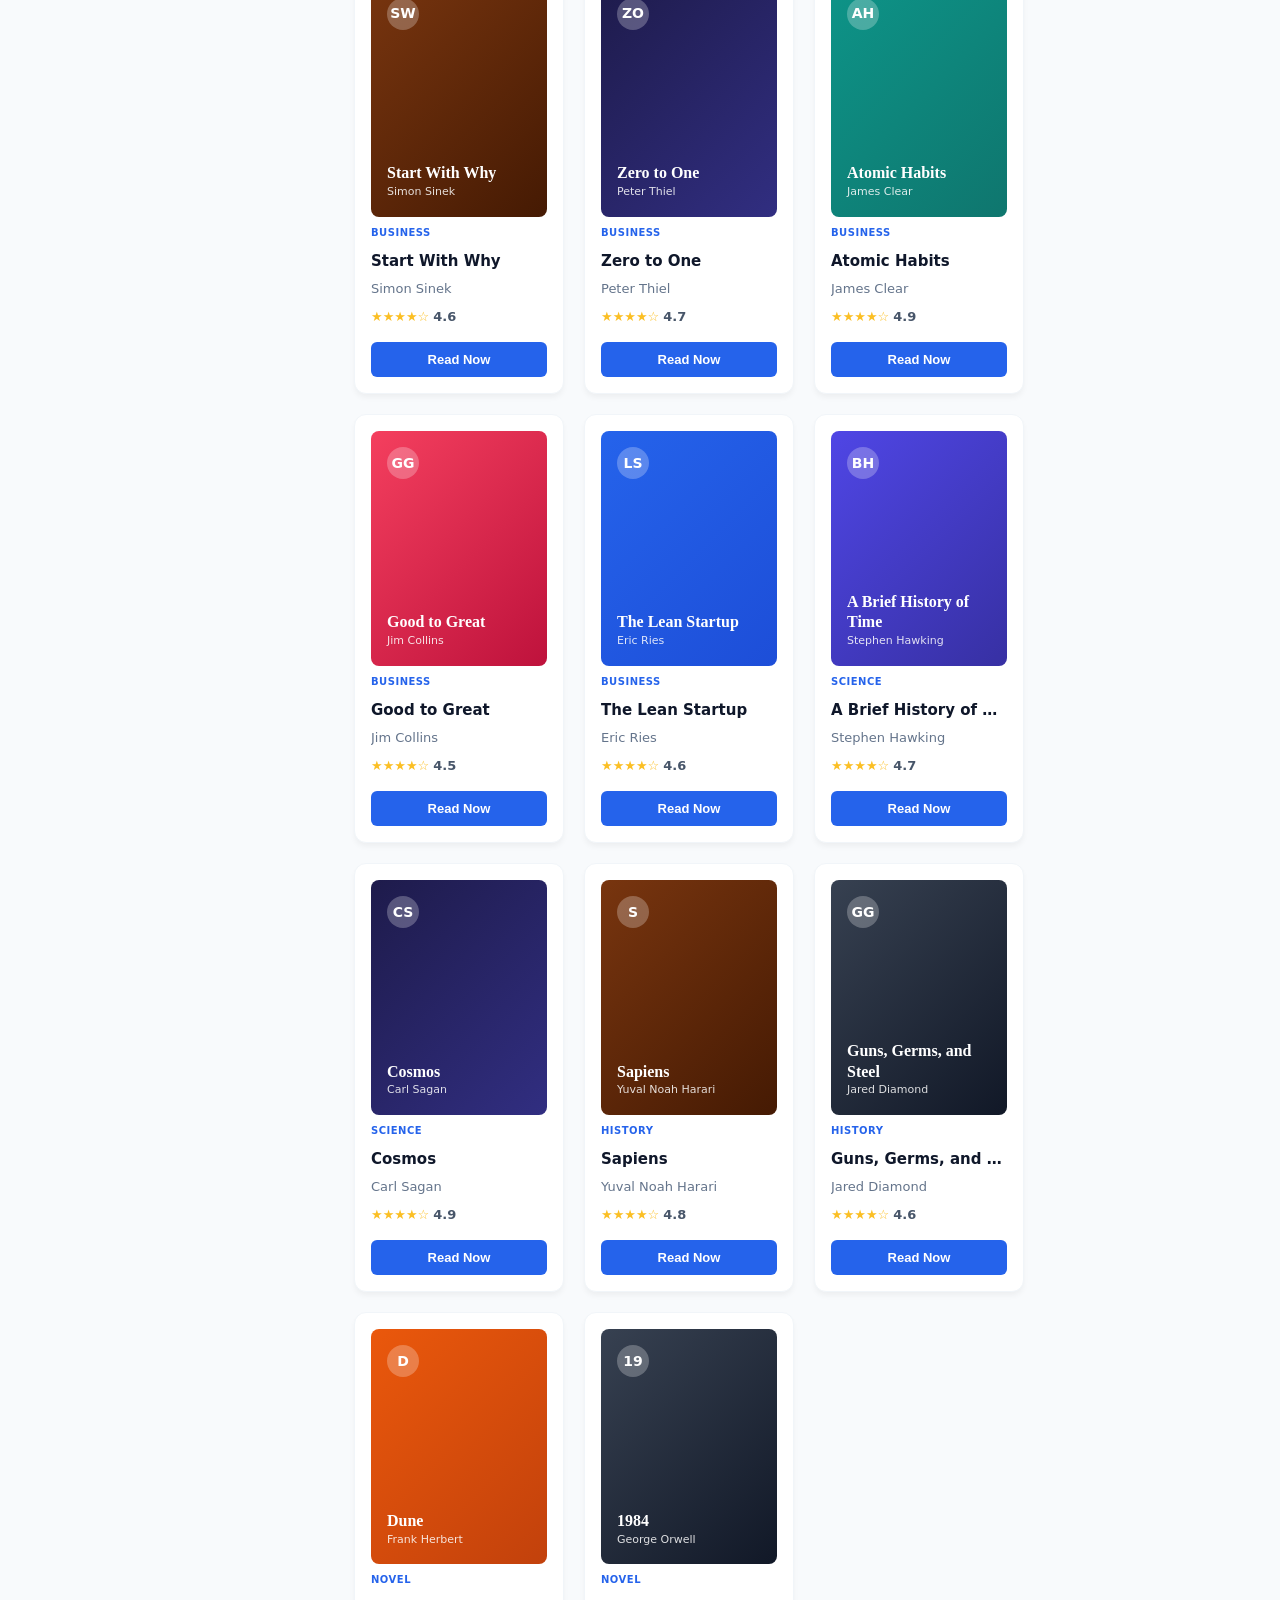
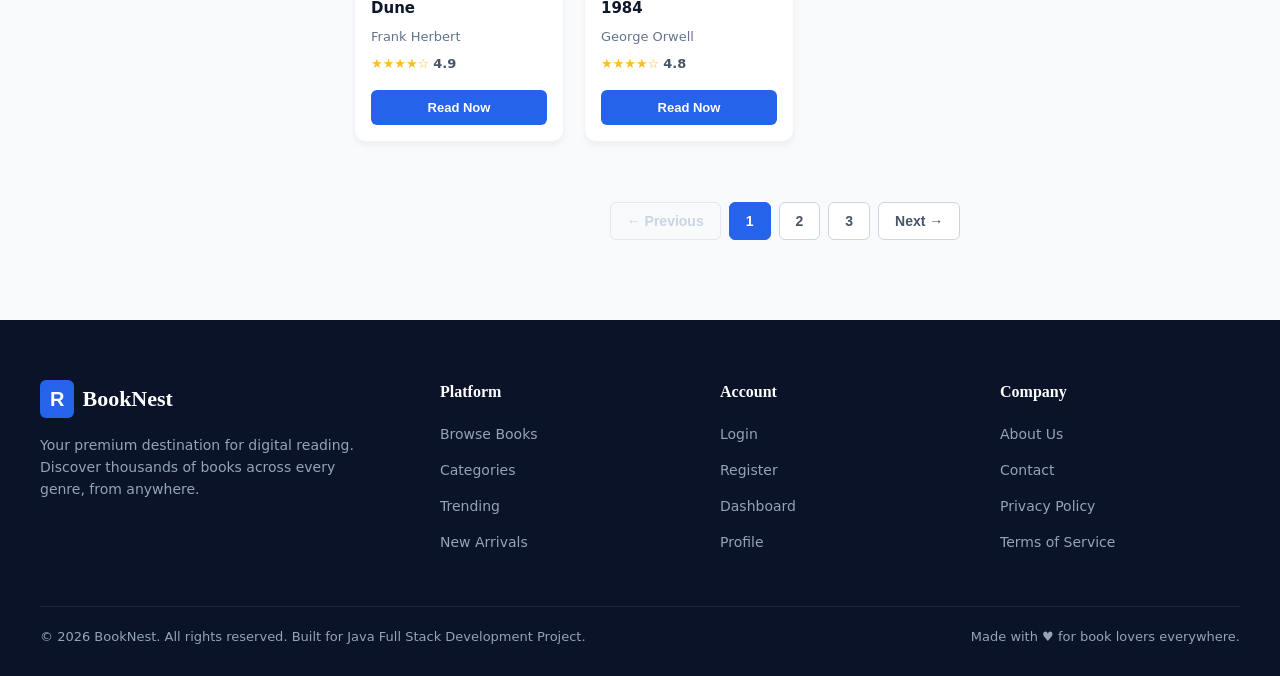
<file: pages/browse-books.html>
<!DOCTYPE html>
<html lang="en">
<head>
    <meta charset="UTF-8">
    <meta name="viewport" content="width=device-width, initial-scale=1.0">
    <title>Browse Books - BookNest</title>
    <link rel="stylesheet" href="../css/browse-books.css">
</head>
<body>

    <!-- Header / Navbar -->
    <header>
        <nav class="navbar">
            <div class="logo" onclick="window.location.href='../index.html'">
                <span class="logo_box">R</span>
                <span class="logo_text">BookNest</span>
            </div>
            <ul class="nav_links">
                <li><a href="../index.html">Home</a></li>
                <li><a href="browse-books.html" class="active_pill">Categories</a></li>
                <li><a href="browse-books.html">Explore</a></li>
            </ul>
            <!-- Auth Buttons (will be toggled via JS based on session) -->
            <div class="nav_buttons" id="navAuthButtons">
                <a href="login.html" class="login_btn">Login</a>
                <a href="register.html" class="register_btn_nav">Register</a>
            </div>
        </nav>
    </header>

    <!-- Main Content Container -->
    <main class="browse_container">
        
        <!-- Two Column Layout -->
        <div class="browse_grid">
            
            <!-- Left Sidebar (Category & Rating Filters) -->
            <aside class="browse_sidebar">
                <!-- Categories Card -->
                <div class="sidebar_filter_card">
                    <h3>Categories</h3>
                    <ul class="filter_list" id="categoryFilterList">
                        <li class="filter_active" data-category="All">All Books <span class="badge">20</span></li>
                        <li data-category="Programming">Programming <span class="badge">5</span></li>
                        <li data-category="Technology">Technology <span class="badge">1</span></li>
                        <li data-category="Business">Business <span class="badge">5</span></li>
                        <li data-category="Science">Science <span class="badge">2</span></li>
                        <li data-category="AI">AI <span class="badge">3</span></li>
                        <li data-category="History">History <span class="badge">2</span></li>
                        <li data-category="Novel">Novel <span class="badge">2</span></li>
                    </ul>
                </div>

                <!-- Rating Filters Card -->
                <div class="sidebar_filter_card">
                    <h3>Rating</h3>
                    <div class="rating_checkbox_group">
                        <label><input type="checkbox" name="rating_filter" value="4.5" checked> 4.5+ Stars</label>
                        <label><input type="checkbox" name="rating_filter" value="4.0"> 4.0+ Stars</label>
                        <label><input type="checkbox" name="rating_filter" value="3.0"> 3.0+ Stars</label>
                    </div>
                </div>
            </aside>

            <!-- Right Main Area (Search & Books Grid) -->
            <section class="browse_main">
                <!-- Search Bar Area -->
                <div class="search_sort_row">
                    <div class="search_bar_container">
                        <span class="search_icon">&#128269;</span>
                        <input type="text" id="bookSearchInput" placeholder="Search by title, author, or category...">
                    </div>
                    <div class="sort_dropdown_container">
                        <select id="sortSelect">
                            <option value="relevance">Relevance</option>
                            <option value="rating">Top Rated</option>
                        </select>
                    </div>
                </div>

                <!-- Found count -->
                <div class="found_count_row">
                    <p id="booksFoundText">20 books found</p>
                </div>

                <!-- Books Grid -->
                <div class="books_grid_browse" id="booksGrid">
                    <!-- Cards will be populated and filtered dynamically via JS -->
                </div>

                <!-- Static Pagination UI -->
                <div class="pagination_row">
                    <button class="pag_btn pag_prev disabled">&larr; Previous</button>
                    <button class="pag_btn pag_num pag_active">1</button>
                    <button class="pag_btn pag_num">2</button>
                    <button class="pag_btn pag_num">3</button>
                    <button class="pag_btn pag_next">Next &rarr;</button>
                </div>
            </section>

        </div>
    </main>

    <!-- Footer -->
    <footer>
        <div class="footer_top">
            <div class="footer_column footer_desc">
                <div class="logo">
                    <span class="logo_box">R</span>
                    <span class="logo_text text_white">BookNest</span>
                </div>
                <p>Your premium destination for digital reading. Discover thousands of books across every genre, from anywhere.</p>
            </div>
            <div class="footer_column">
                <h3>Platform</h3>
                <ul>
                    <li><a href="browse-books.html">Browse Books</a></li>
                    <li><a href="browse-books.html">Categories</a></li>
                    <li><a href="#">Trending</a></li>
                    <li><a href="#">New Arrivals</a></li>
                </ul>
            </div>
            <div class="footer_column">
                <h3>Account</h3>
                <ul>
                    <li><a href="login.html">Login</a></li>
                    <li><a href="register.html">Register</a></li>
                    <li><a href="dashboard.html">Dashboard</a></li>
                    <li><a href="profile.html">Profile</a></li>
                </ul>
            </div>
            <div class="footer_column">
                <h3>Company</h3>
                <ul>
                    <li><a href="#">About Us</a></li>
                    <li><a href="#">Contact</a></li>
                    <li><a href="#">Privacy Policy</a></li>
                    <li><a href="#">Terms of Service</a></li>
                </ul>
            </div>
        </div>
        <div class="footer_bottom">
            <p>&copy; 2026 BookNest. All rights reserved. Built for Java Full Stack Development Project.</p>
            <p>Made with &hearts; for book lovers everywhere.</p>
        </div>
    </footer>

    <!-- Script file link -->
    <script src="../js/api-patch.js"></script>
    <script src="../js/browse-books.js"></script>
</body>
</html>
</file>
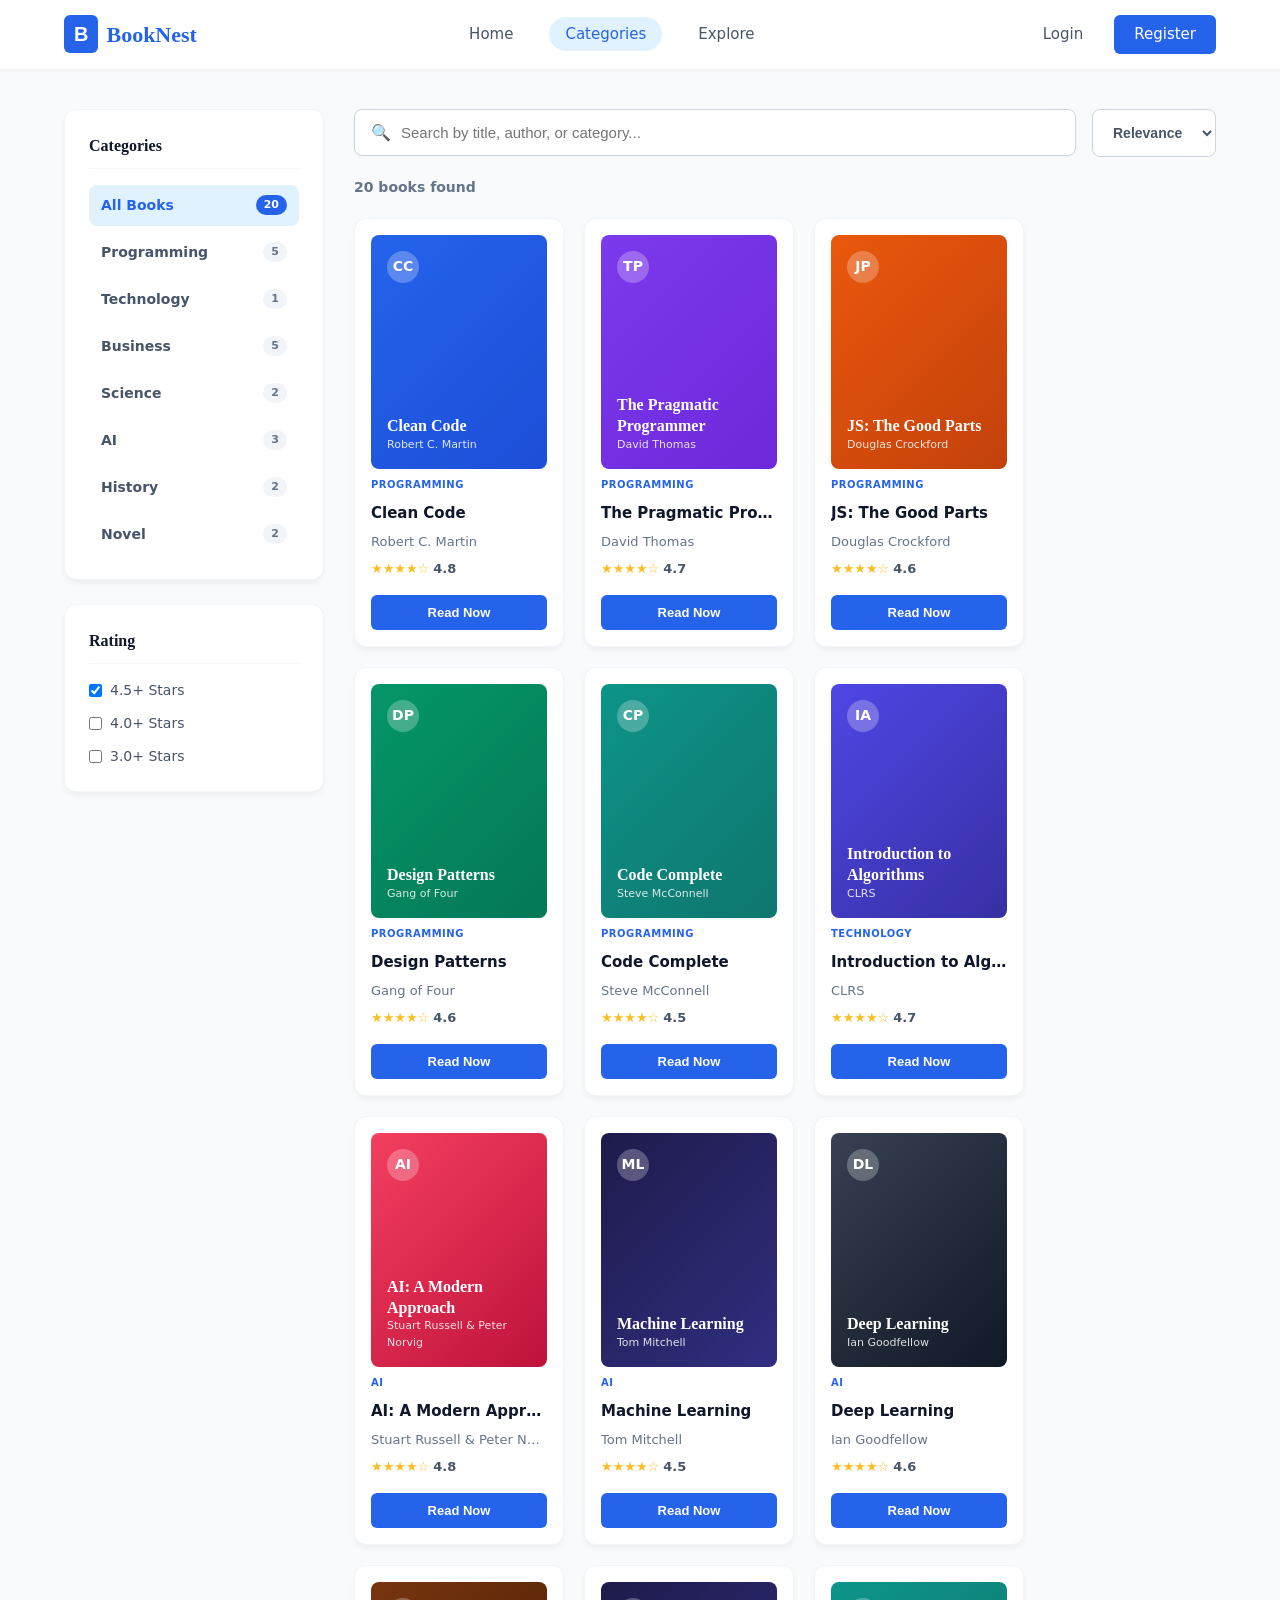
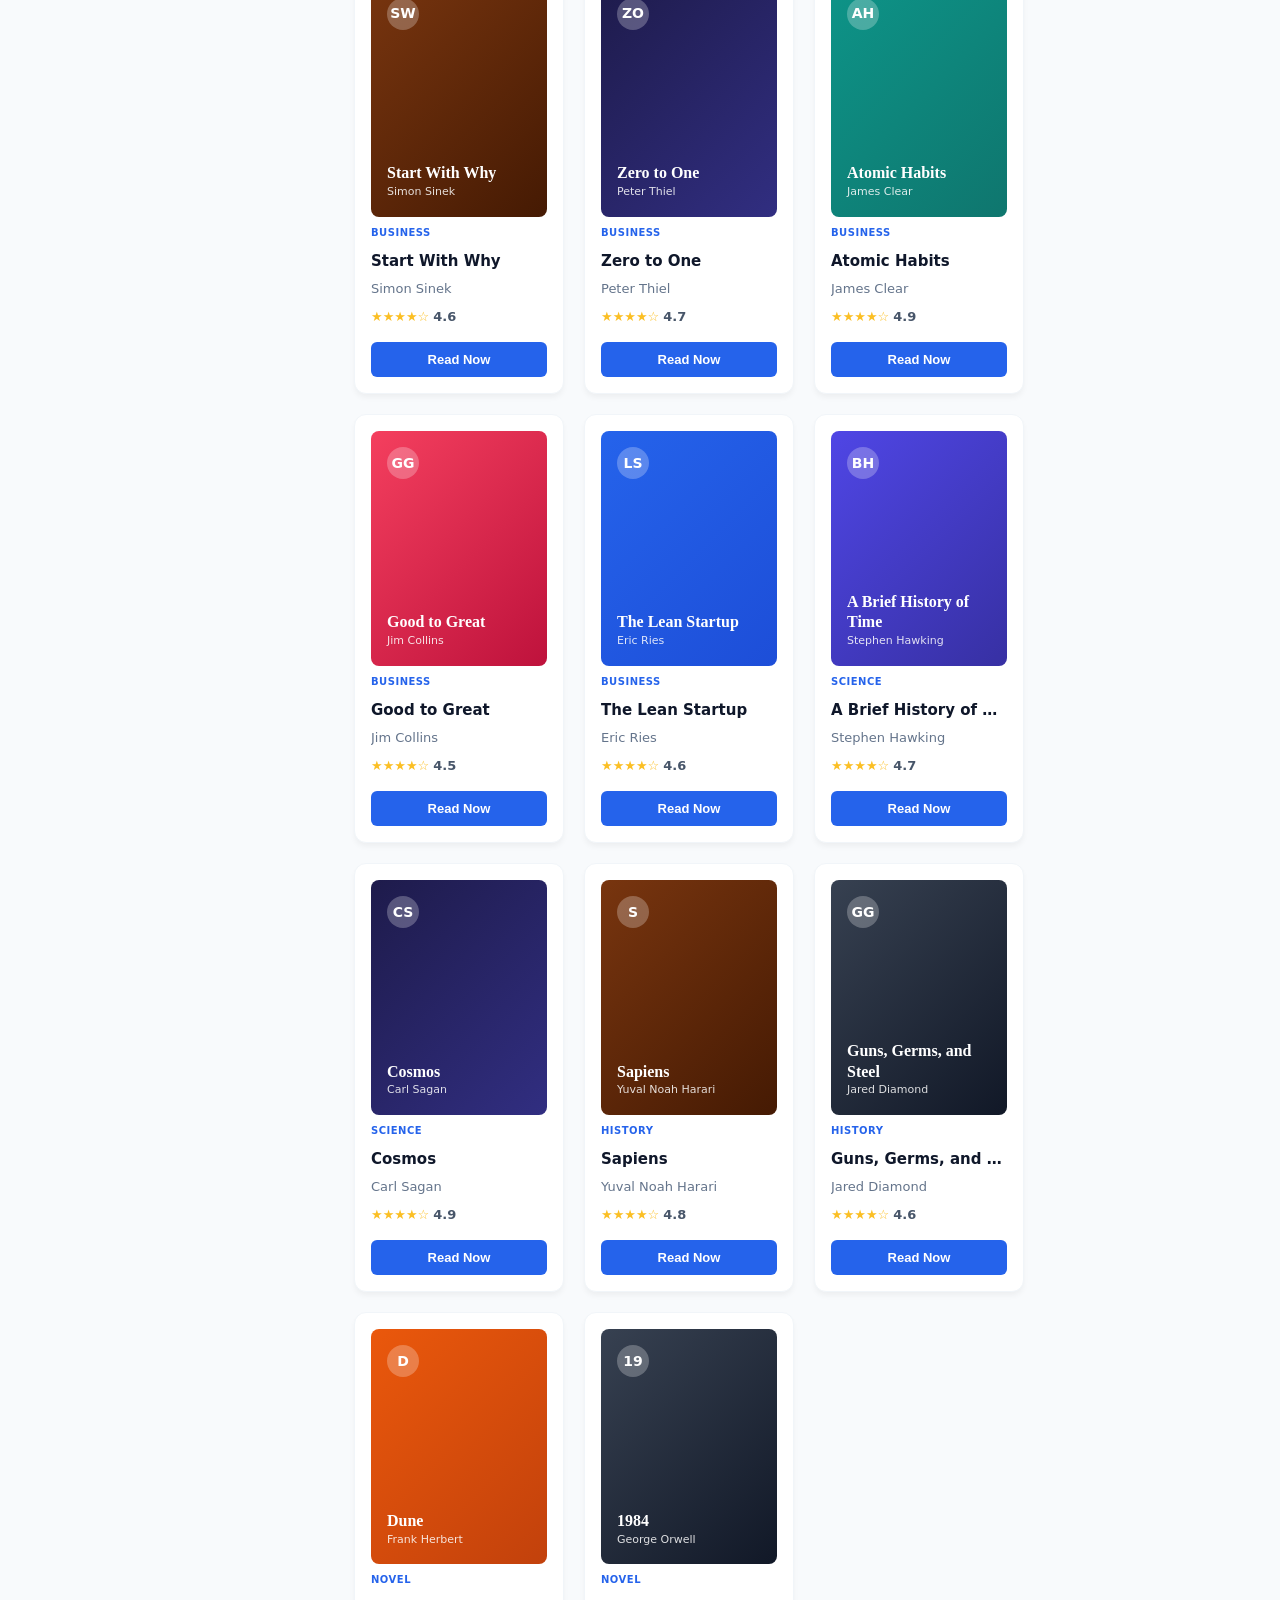
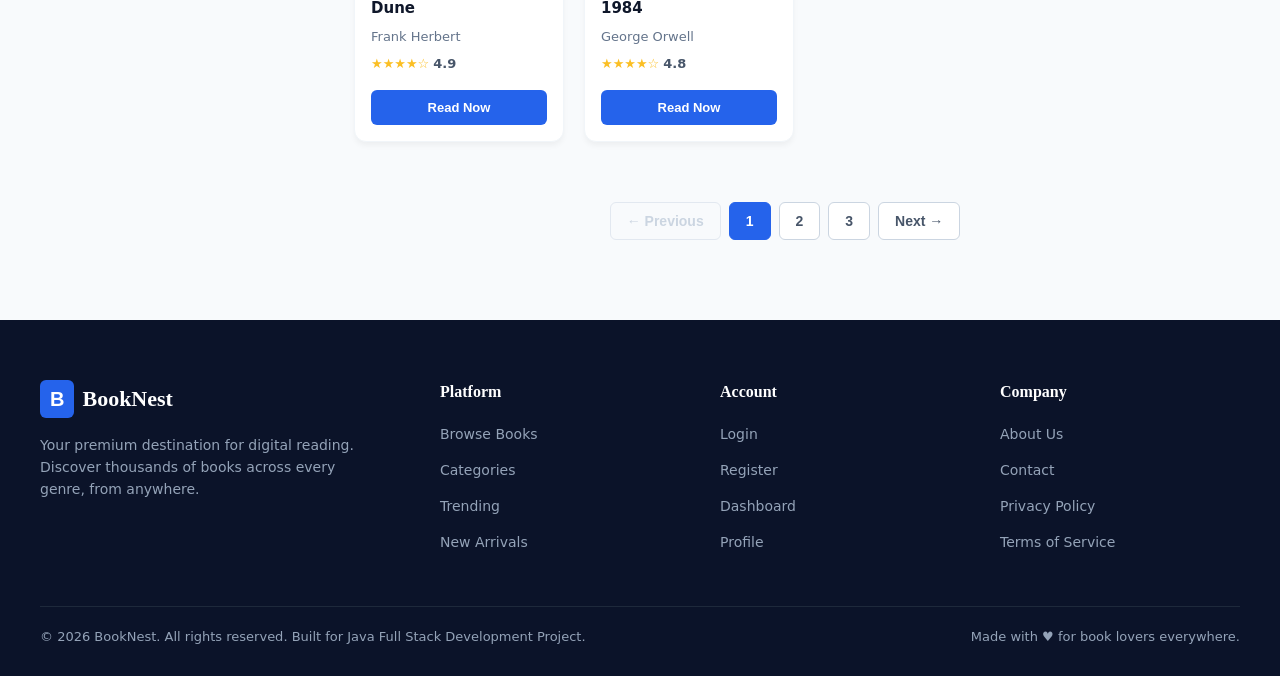
<file: pages/browse.html>
<!DOCTYPE html>
<html lang="en">
<head>
    <meta charset="UTF-8">
    <meta name="viewport" content="width=device-width, initial-scale=1.0">
    <title>Browse Books - BookNest</title>
    <link rel="stylesheet" href="../css/browse.css">
</head>
<body>

    <!-- Header / Navbar -->
    <header>
        <nav class="navbar">
            <div class="logo" onclick="window.location.href='../index.html'">
                <span class="logo_box">B</span>
                <span class="logo_text">BookNest</span>
            </div>
            <ul class="nav_links">
                <li><a href="../index.html">Home</a></li>
                <li><a href="browse.html" class="active_pill">Categories</a></li>
                <li><a href="browse.html">Explore</a></li>
            </ul>
            <!-- Auth Buttons (will be toggled via JS based on session) -->
            <div class="nav_buttons" id="navAuthButtons">
                <a href="login.html" class="login_btn">Login</a>
                <a href="register.html" class="register_btn_nav">Register</a>
            </div>
        </nav>
    </header>

    <!-- Main Content Container -->
    <main class="browse_container">
        
        <!-- Two Column Layout -->
        <div class="browse_grid">
            
            <!-- Left Sidebar (Category & Rating Filters) -->
            <aside class="browse_sidebar">
                <!-- Categories Card -->
                <div class="sidebar_filter_card">
                    <h3>Categories</h3>
                    <ul class="filter_list" id="categoryFilterList">
                        <li class="filter_active" data-category="All">All Books <span class="badge">20</span></li>
                        <li data-category="Programming">Programming <span class="badge">5</span></li>
                        <li data-category="Technology">Technology <span class="badge">1</span></li>
                        <li data-category="Business">Business <span class="badge">5</span></li>
                        <li data-category="Science">Science <span class="badge">2</span></li>
                        <li data-category="AI">AI <span class="badge">3</span></li>
                        <li data-category="History">History <span class="badge">2</span></li>
                        <li data-category="Novel">Novel <span class="badge">2</span></li>
                    </ul>
                </div>

                <!-- Rating Filters Card -->
                <div class="sidebar_filter_card">
                    <h3>Rating</h3>
                    <div class="rating_checkbox_group">
                        <label><input type="checkbox" name="rating_filter" value="4.5" checked> 4.5+ Stars</label>
                        <label><input type="checkbox" name="rating_filter" value="4.0"> 4.0+ Stars</label>
                        <label><input type="checkbox" name="rating_filter" value="3.0"> 3.0+ Stars</label>
                    </div>
                </div>
            </aside>

            <!-- Right Main Area (Search & Books Grid) -->
            <section class="browse_main">
                <!-- Search Bar Area -->
                <div class="search_sort_row">
                    <div class="search_bar_container">
                        <span class="search_icon">&#128269;</span>
                        <input type="text" id="bookSearchInput" placeholder="Search by title, author, or category...">
                    </div>
                    <div class="sort_dropdown_container">
                        <select id="sortSelect">
                            <option value="relevance">Relevance</option>
                            <option value="rating">Top Rated</option>
                        </select>
                    </div>
                </div>

                <!-- Found count -->
                <div class="found_count_row">
                    <p id="booksFoundText">20 books found</p>
                </div>

                <!-- Books Grid -->
                <div class="books_grid_browse" id="booksGrid">
                    <!-- Cards will be populated and filtered dynamically via JS -->
                </div>

                <!-- Static Pagination UI -->
                <div class="pagination_row">
                    <button class="pag_btn pag_prev disabled">&larr; Previous</button>
                    <button class="pag_btn pag_num pag_active">1</button>
                    <button class="pag_btn pag_num">2</button>
                    <button class="pag_btn pag_num">3</button>
                    <button class="pag_btn pag_next">Next &rarr;</button>
                </div>
            </section>

        </div>
    </main>

    <!-- Footer -->
    <footer>
        <div class="footer_top">
            <div class="footer_column footer_desc">
                <div class="logo">
                    <span class="logo_box">B</span>
                    <span class="logo_text text_white">BookNest</span>
                </div>
                <p>Your premium destination for digital reading. Discover thousands of books across every genre, from anywhere.</p>
            </div>
            <div class="footer_column">
                <h3>Platform</h3>
                <ul>
                    <li><a href="browse.html">Browse Books</a></li>
                    <li><a href="browse.html">Categories</a></li>
                    <li><a href="#">Trending</a></li>
                    <li><a href="#">New Arrivals</a></li>
                </ul>
            </div>
            <div class="footer_column">
                <h3>Account</h3>
                <ul>
                    <li><a href="login.html">Login</a></li>
                    <li><a href="register.html">Register</a></li>
                    <li><a href="dashboard.html">Dashboard</a></li>
                    <li><a href="profile.html">Profile</a></li>
                </ul>
            </div>
            <div class="footer_column">
                <h3>Company</h3>
                <ul>
                    <li><a href="#">About Us</a></li>
                    <li><a href="#">Contact</a></li>
                    <li><a href="#">Privacy Policy</a></li>
                    <li><a href="#">Terms of Service</a></li>
                </ul>
            </div>
        </div>
        <div class="footer_bottom">
            <p>&copy; 2026 BookNest. All rights reserved. Built for Java Full Stack Development Project.</p>
            <p>Made with &hearts; for book lovers everywhere.</p>
        </div>
    </footer>

    <!-- Script file link -->
    <script src="../js/api-patch.js"></script>
    <script src="../js/browse.js"></script>
</body>
</html>
</file>
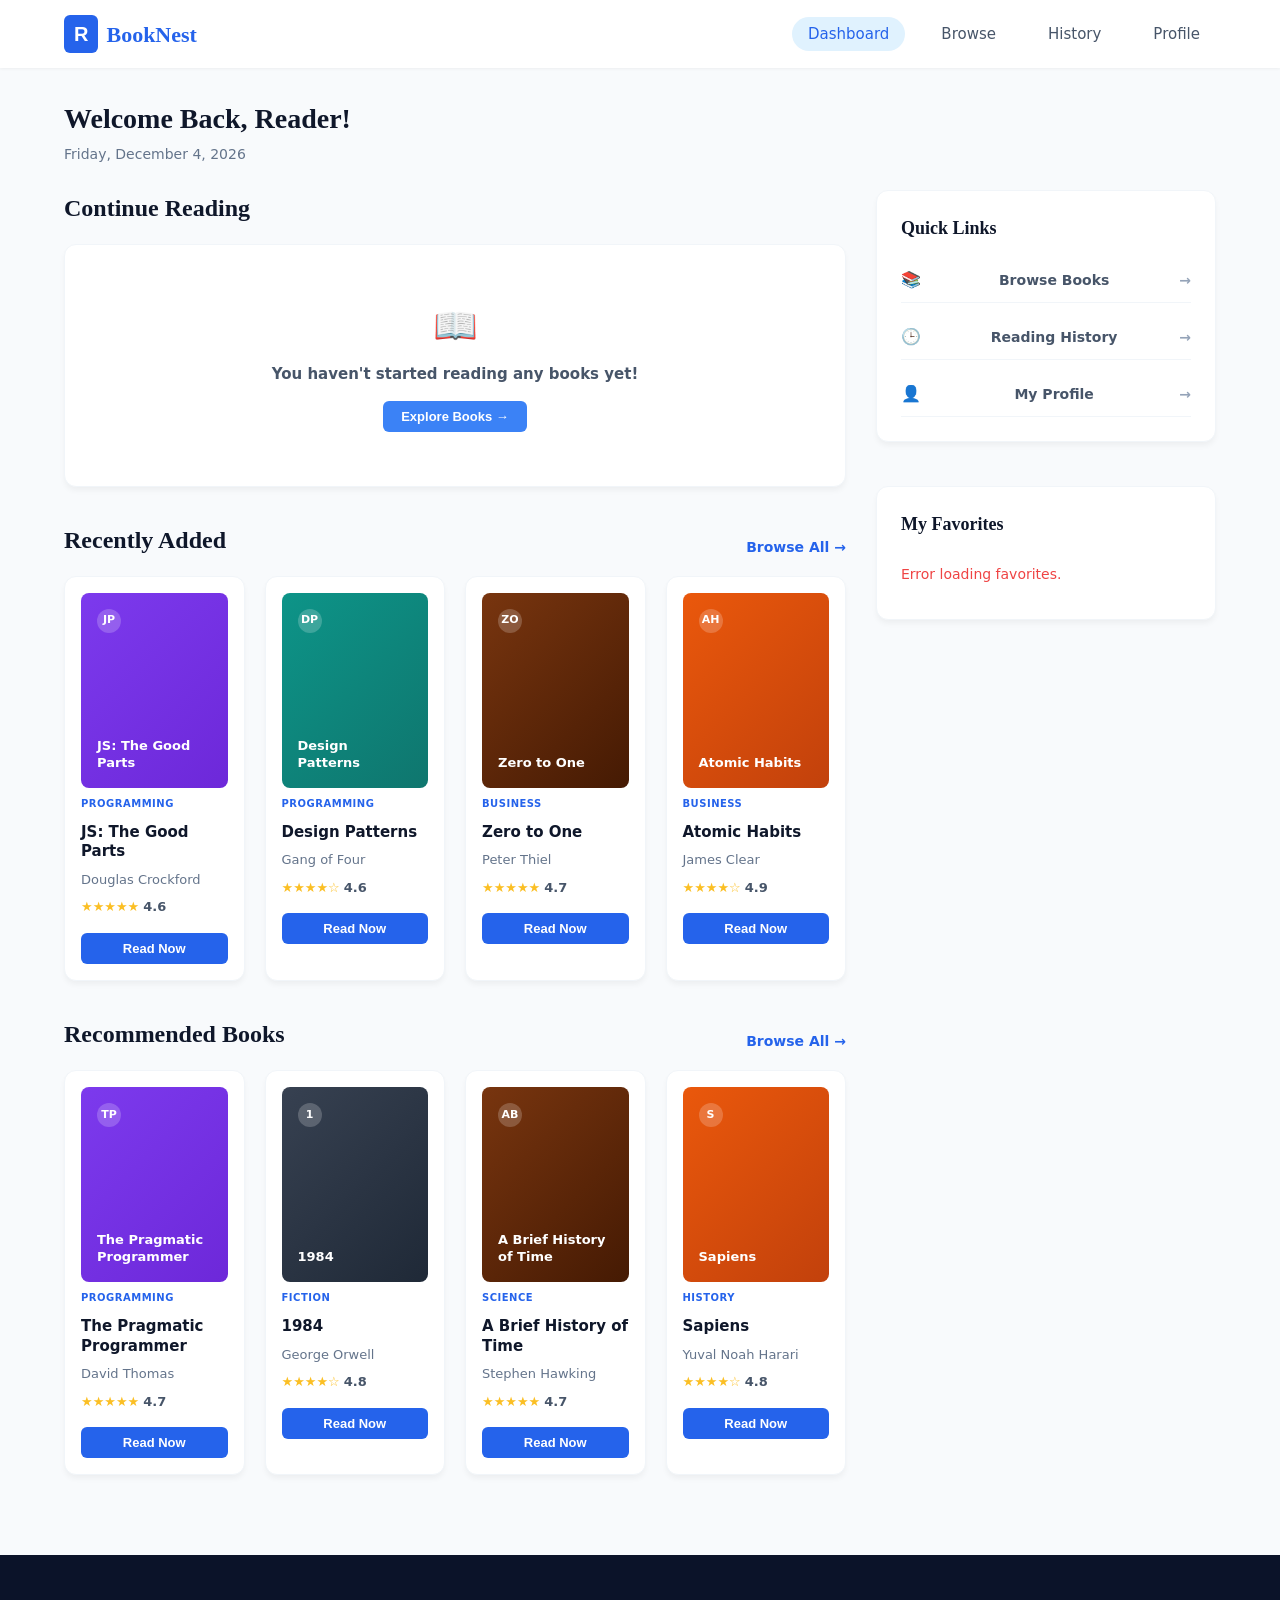
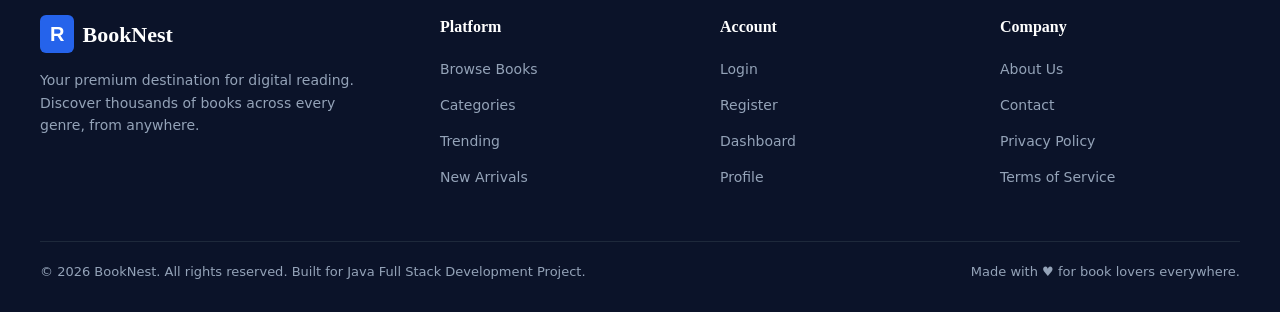
<file: pages/dashboard.html>
<!DOCTYPE html>
<html lang="en">
<head>
    <meta charset="UTF-8">
    <meta name="viewport" content="width=device-width, initial-scale=1.0">
    <title>User Dashboard - BookNest</title>
    <link rel="stylesheet" href="../css/dashboard.css">
</head>
<body>

    <!-- Header / Navbar -->
    <header>
        <nav class="navbar">
            <div class="logo" onclick="window.location.href='../index.html'">
                <span class="logo_box">R</span>
                <span class="logo_text">BookNest</span>
            </div>
            <ul class="nav_links">
                <li><a href="dashboard.html" class="active_pill">Dashboard</a></li>
                <li><a href="browse-books.html">Browse</a></li>
                <li><a href="history.html">History</a></li>
                <li><a href="profile.html">Profile</a></li>
            </ul>
        </nav>
    </header>

    <!-- Main Container -->
    <main class="dashboard_container">
        <!-- Welcome Greeting Block -->
        <div class="welcome_block" style="margin-bottom: 25px;">
            <h1 class="welcome_title" style="font-family: Georgia, serif; font-size: 28px; color: #0f172a; margin-bottom: 4px;">Welcome Back, <span id="welcomeUserName">User</span>!</h1>
            <p class="current_date" id="currentDateText" style="color: #64748b; font-size: 14px; font-weight: 500;"></p>
        </div>

        <!-- Two Column Layout -->
        <div class="dashboard_grid">
            
            <!-- Left Main Column (70%) -->
            <div class="dashboard_main">
                
                <!-- Continue Reading Section -->
                <section class="dashboard_section">
                    <h2 class="section_title">Continue Reading</h2>
                    <div class="continue_reading_card">
                        <div class="book_image_small cover_clean_code">
                            <span class="book_avatar">CC</span>
                            <div class="book_cover_title">Clean Code</div>
                            <div class="book_cover_author">Robert C. Martin</div>
                        </div>
                        <div class="continue_details">
                            <span class="category_tag">PROGRAMMING</span>
                            <h3>Clean Code</h3>
                            <p class="author_name">Robert C. Martin</p>
                            
                            <div class="reading_progress_container">
                                <div class="progress_label">
                                    <span>Reading progress</span>
                                    <span class="progress_percent">42%</span>
                                </div>
                                <div class="progress_bar_bg">
                                    <div class="progress_bar_fill" style="width: 42%;"></div>
                                </div>
                            </div>
                            
                            <div class="continue_actions">
                                <button class="btn_continue" onclick="window.location.href='read-book.html?book=Clean%20Code'">Continue Reading</button>
                                <button class="btn_details_outline" onclick="window.location.href='book-details.html?book=Clean%20Code'">Details</button>
                            </div>
                        </div>
                    </div>
                </section>

                <!-- Recently Added Section -->
                <section class="dashboard_section">
                    <div class="section_header_dash">
                        <h2 class="section_title">Recently Added</h2>
                        <a href="browse-books.html" class="view_all_link">Browse All &rarr;</a>
                    </div>
                    
                    <div class="recommended_grid">
                        <!-- Book 1 -->
                        <div class="book_card_dash" onclick="window.location.href='book-details.html?book=JS:%20The%20Good%20Parts'">
                            <div class="book_image cover_pragmatic">
                                <span class="book_avatar">JP</span>
                                <div class="book_cover_title">JS: The Good Parts</div>
                            </div>
                            <span class="card_category">PROGRAMMING</span>
                            <h4>JS: The Good Parts</h4>
                            <p>Douglas Crockford</p>
                            <div class="rating_row">
                                <span class="stars">&#9733;&#9733;&#9733;&#9733;&#9733;</span>
                                <span class="rating_val">4.6</span>
                            </div>
                            <button class="btn_read_card" onclick="event.stopPropagation(); window.location.href='read-book.html?book=JS:%20The%20Good%20Parts'">Read Now</button>
                        </div>

                        <!-- Book 2 -->
                        <div class="book_card_dash" onclick="window.location.href='book-details.html?book=Design%20Patterns'">
                            <div class="book_image cover_atomic_habits">
                                <span class="book_avatar">DP</span>
                                <div class="book_cover_title">Design Patterns</div>
                            </div>
                            <span class="card_category">PROGRAMMING</span>
                            <h4>Design Patterns</h4>
                            <p>Gang of Four</p>
                            <div class="rating_row">
                                <span class="stars">&#9733;&#9733;&#9733;&#9733;&#9734;</span>
                                <span class="rating_val">4.6</span>
                            </div>
                            <button class="btn_read_card" onclick="event.stopPropagation(); window.location.href='read-book.html?book=Design%20Patterns'">Read Now</button>
                        </div>

                        <!-- Book 3 -->
                        <div class="book_card_dash" onclick="window.location.href='book-details.html?book=Zero%20to%20One'">
                            <div class="book_image cover_sapiens">
                                <span class="book_avatar">ZO</span>
                                <div class="book_cover_title">Zero to One</div>
                            </div>
                            <span class="card_category">BUSINESS</span>
                            <h4>Zero to One</h4>
                            <p>Peter Thiel</p>
                            <div class="rating_row">
                                <span class="stars">&#9733;&#9733;&#9733;&#9733;&#9733;</span>
                                <span class="rating_val">4.7</span>
                            </div>
                            <button class="btn_read_card" onclick="event.stopPropagation(); window.location.href='read-book.html?book=Zero%20to%20One'">Read Now</button>
                        </div>

                        <!-- Book 4 -->
                        <div class="book_card_dash" onclick="window.location.href='book-details.html?book=Atomic%20Habits'">
                            <div class="book_image cover_dune">
                                <span class="book_avatar">AH</span>
                                <div class="book_cover_title">Atomic Habits</div>
                            </div>
                            <span class="card_category">BUSINESS</span>
                            <h4>Atomic Habits</h4>
                            <p>James Clear</p>
                            <div class="rating_row">
                                <span class="stars">&#9733;&#9733;&#9733;&#9733;&#9734;</span>
                                <span class="rating_val">4.9</span>
                            </div>
                            <button class="btn_read_card" onclick="event.stopPropagation(); window.location.href='read-book.html?book=Atomic%20Habits'">Read Now</button>
                        </div>
                    </div>
                </section>

                <!-- Recommended Books Section -->
                <section class="dashboard_section">
                    <div class="section_header_dash">
                        <h2 class="section_title">Recommended Books</h2>
                        <a href="browse-books.html" class="view_all_link">Browse All &rarr;</a>
                    </div>
                    
                    <div class="recommended_grid">
                        <!-- Book 1 -->
                        <div class="book_card_dash" onclick="window.location.href='book-details.html?book=The%20Pragmatic%20Programmer'">
                            <div class="book_image cover_pragmatic">
                                <span class="book_avatar">TP</span>
                                <div class="book_cover_title">The Pragmatic Programmer</div>
                            </div>
                            <span class="card_category">PROGRAMMING</span>
                            <h4>The Pragmatic Programmer</h4>
                            <p>David Thomas</p>
                            <div class="rating_row">
                                <span class="stars">&#9733;&#9733;&#9733;&#9733;&#9733;</span>
                                <span class="rating_val">4.7</span>
                            </div>
                            <button class="btn_read_card" onclick="event.stopPropagation(); window.location.href='read-book.html?book=The%20Pragmatic%20Programmer'">Read Now</button>
                        </div>

                        <!-- Book 2 -->
                        <div class="book_card_dash" onclick="window.location.href='book-details.html?book=1984'">
                            <div class="book_image cover_1984">
                                <span class="book_avatar">1</span>
                                <div class="book_cover_title">1984</div>
                            </div>
                            <span class="card_category">FICTION</span>
                            <h4>1984</h4>
                            <p>George Orwell</p>
                            <div class="rating_row">
                                <span class="stars">&#9733;&#9733;&#9733;&#9733;&#9734;</span>
                                <span class="rating_val">4.8</span>
                            </div>
                            <button class="btn_read_card" onclick="event.stopPropagation(); window.location.href='read-book.html?book=1984'">Read Now</button>
                        </div>

                        <!-- Book 3 -->
                        <div class="book_card_dash" onclick="window.location.href='book-details.html?book=A%20Brief%20History%20of%20Time'">
                            <div class="book_image cover_sapiens">
                                <span class="book_avatar">AB</span>
                                <div class="book_cover_title">A Brief History of Time</div>
                            </div>
                            <span class="card_category">SCIENCE</span>
                            <h4>A Brief History of Time</h4>
                            <p>Stephen Hawking</p>
                            <div class="rating_row">
                                <span class="stars">&#9733;&#9733;&#9733;&#9733;&#9733;</span>
                                <span class="rating_val">4.7</span>
                            </div>
                            <button class="btn_read_card" onclick="event.stopPropagation(); window.location.href='read-book.html?book=A%20Brief%20History%20of%20Time'">Read Now</button>
                        </div>

                        <!-- Book 4 -->
                        <div class="book_card_dash" onclick="window.location.href='book-details.html?book=Sapiens'">
                            <div class="book_image cover_dune">
                                <span class="book_avatar">S</span>
                                <div class="book_cover_title">Sapiens</div>
                            </div>
                            <span class="card_category">HISTORY</span>
                            <h4>Sapiens</h4>
                            <p>Yuval Noah Harari</p>
                            <div class="rating_row">
                                <span class="stars">&#9733;&#9733;&#9733;&#9733;&#9734;</span>
                                <span class="rating_val">4.8</span>
                            </div>
                            <button class="btn_read_card" onclick="event.stopPropagation(); window.location.href='read-book.html?book=Sapiens'">Read Now</button>
                        </div>
                    </div>
                </section>
            </div>

            <!-- Right Sidebar Column (30%) -->
            <div class="dashboard_sidebar">
                
                <!-- Quick Links Card -->
                <div class="sidebar_card">
                    <h3>Quick Links</h3>
                    <ul class="quick_links_list">
                        <li><a href="browse-books.html"><span class="link_icon">&#128218;</span> Browse Books <span class="arrow">&rarr;</span></a></li>
                        <li><a href="history.html"><span class="link_icon">&#128338;</span> Reading History <span class="arrow">&rarr;</span></a></li>
                        <li><a href="profile.html"><span class="link_icon">&#128100;</span> My Profile <span class="arrow">&rarr;</span></a></li>
                    </ul>
                </div>

                <!-- My Favorites Card -->
                <div class="sidebar_card" id="favoritesSidebarCard" style="margin-top: 20px;">
                    <h3>My Favorites</h3>
                    <ul class="quick_links_list" id="favoritesListContainer">
                        <li style="color: #64748b; font-size: 14px; padding: 10px 0;">No favorites added yet.</li>
                    </ul>
                </div>
            </div>
            
        </div>
    </main>

    <!-- Footer -->
    <footer>
        <div class="footer_top">
            <div class="footer_column footer_desc">
                <div class="logo">
                    <span class="logo_box">R</span>
                    <span class="logo_text text_white">BookNest</span>
                </div>
                <p>Your premium destination for digital reading. Discover thousands of books across every genre, from anywhere.</p>
            </div>
            <div class="footer_column">
                <h3>Platform</h3>
                <ul>
                    <li><a href="browse-books.html">Browse Books</a></li>
                    <li><a href="browse-books.html">Categories</a></li>
                    <li><a href="#">Trending</a></li>
                    <li><a href="#">New Arrivals</a></li>
                </ul>
            </div>
            <div class="footer_column">
                <h3>Account</h3>
                <ul>
                    <li><a href="login.html">Login</a></li>
                    <li><a href="register.html">Register</a></li>
                    <li><a href="dashboard.html">Dashboard</a></li>
                    <li><a href="profile.html">Profile</a></li>
                </ul>
            </div>
            <div class="footer_column">
                <h3>Company</h3>
                <ul>
                    <li><a href="#">About Us</a></li>
                    <li><a href="#">Contact</a></li>
                    <li><a href="#">Privacy Policy</a></li>
                    <li><a href="#">Terms of Service</a></li>
                </ul>
            </div>
        </div>
        <div class="footer_bottom">
            <p>&copy; 2026 BookNest. All rights reserved. Built for Java Full Stack Development Project.</p>
            <p>Made with &hearts; for book lovers everywhere.</p>
        </div>
    </footer>

    <script src="../js/api-patch.js"></script>
    <script src="../js/dashboard.js?v=1.4"></script>
</body>
</html>
</file>
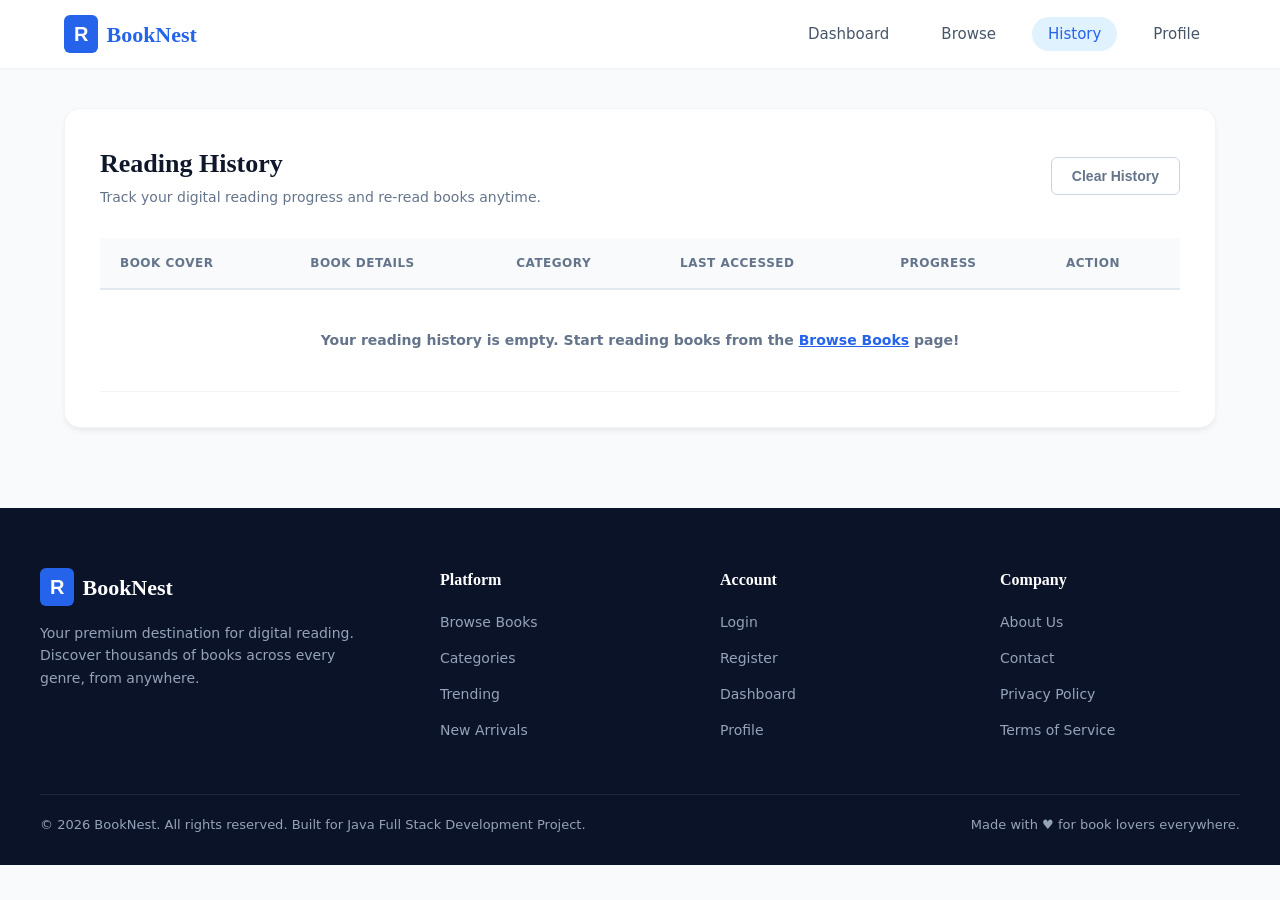
<file: pages/history.html>
<!DOCTYPE html>
<html lang="en">
<head>
    <meta charset="UTF-8">
    <meta name="viewport" content="width=device-width, initial-scale=1.0">
    <title>Reading History - BookNest</title>
    <link rel="stylesheet" href="../css/history.css">
</head>
<body>

    <!-- Header / Navbar -->
    <header>
        <nav class="navbar">
            <div class="logo" onclick="window.location.href='../index.html'">
                <span class="logo_box">R</span>
                <span class="logo_text">BookNest</span>
            </div>
            <ul class="nav_links">
                <li><a href="dashboard.html">Dashboard</a></li>
                <li><a href="browse-books.html">Browse</a></li>
                <li><a href="history.html" class="active_pill">History</a></li>
                <li><a href="profile.html">Profile</a></li>
            </ul>
        </nav>
    </header>

    <!-- Main History Container -->
    <main class="history_container">
        
        <div class="history_card">
            <div class="history_header">
                <div>
                    <h2>Reading History</h2>
                    <p class="history_subtitle">Track your digital reading progress and re-read books anytime.</p>
                </div>
                <button id="btnClearHistory" class="btn_clear_history">Clear History</button>
            </div>

            <!-- Reading History Table -->
            <div class="table_responsive">
                <table class="history_table">
                    <thead>
                        <tr>
                            <th>Book Cover</th>
                            <th>Book Details</th>
                            <th>Category</th>
                            <th>Last Accessed</th>
                            <th>Progress</th>
                            <th>Action</th>
                        </tr>
                    </thead>
                    <tbody id="historyTableBody">
                        <!-- Dummy Rows Populated by JS -->
                    </tbody>
                </table>
            </div>
        </div>

    </main>

    <!-- Footer -->
    <footer>
        <div class="footer_top">
            <div class="footer_column footer_desc">
                <div class="logo">
                    <span class="logo_box">R</span>
                    <span class="logo_text text_white">BookNest</span>
                </div>
                <p>Your premium destination for digital reading. Discover thousands of books across every genre, from anywhere.</p>
            </div>
            <div class="footer_column">
                <h3>Platform</h3>
                <ul>
                    <li><a href="browse-books.html">Browse Books</a></li>
                    <li><a href="browse-books.html">Categories</a></li>
                    <li><a href="#">Trending</a></li>
                    <li><a href="#">New Arrivals</a></li>
                </ul>
            </div>
            <div class="footer_column">
                <h3>Account</h3>
                <ul>
                    <li><a href="login.html">Login</a></li>
                    <li><a href="register.html">Register</a></li>
                    <li><a href="dashboard.html">Dashboard</a></li>
                    <li><a href="profile.html">Profile</a></li>
                </ul>
            </div>
            <div class="footer_column">
                <h3>Company</h3>
                <ul>
                    <li><a href="#">About Us</a></li>
                    <li><a href="#">Contact</a></li>
                    <li><a href="#">Privacy Policy</a></li>
                    <li><a href="#">Terms of Service</a></li>
                </ul>
            </div>
        </div>
        <div class="footer_bottom">
            <p>&copy; 2026 BookNest. All rights reserved. Built for Java Full Stack Development Project.</p>
            <p>Made with &hearts; for book lovers everywhere.</p>
        </div>
    </footer>

    <script src="../js/api-patch.js"></script>
    <script src="../js/history.js"></script>
</body>
</html>
</file>
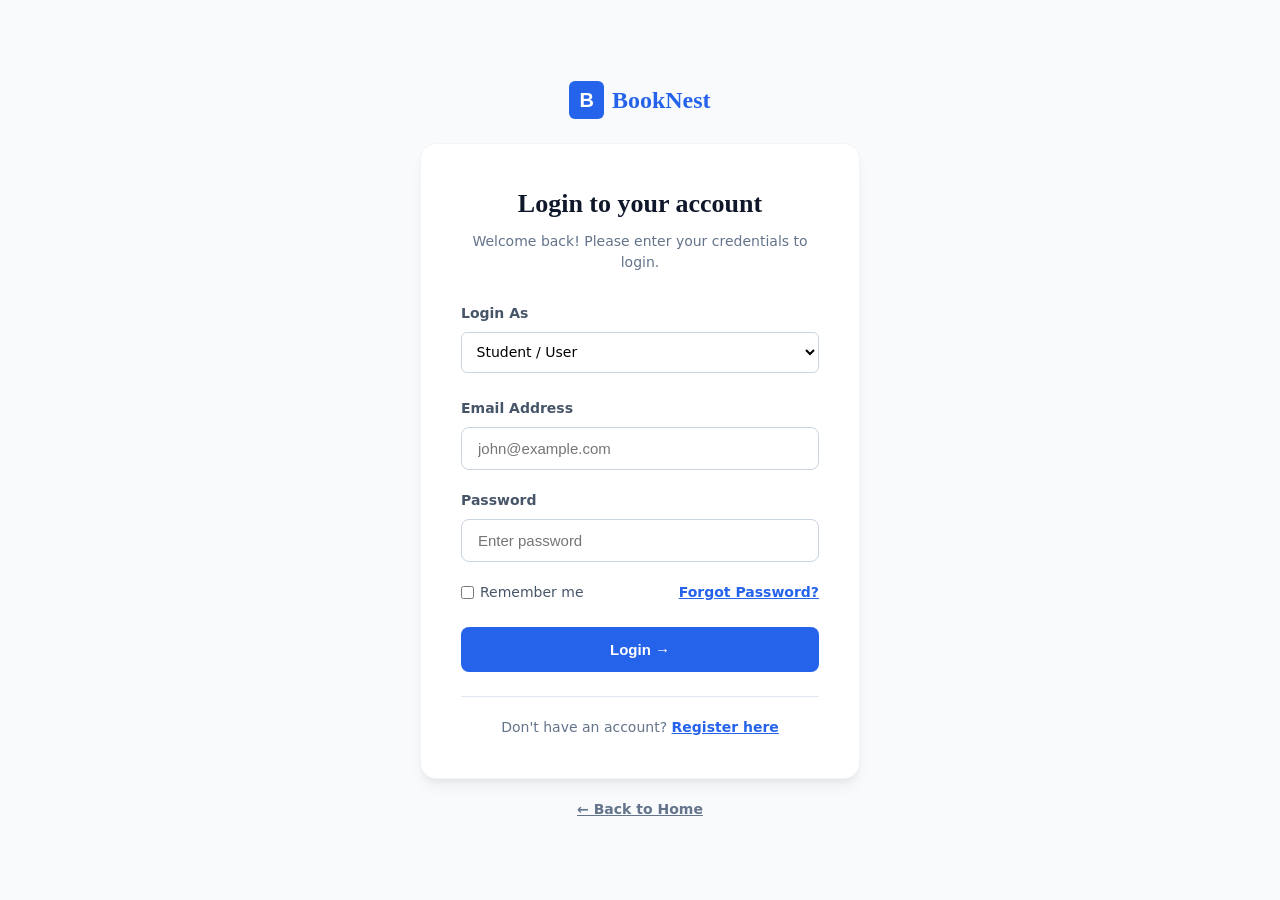
<file: pages/login.html>
<!DOCTYPE html>
<html lang="en">
<head>
    <meta charset="UTF-8">
    <meta name="viewport" content="width=device-width, initial-scale=1.0">
    <title>Login - BookNest</title>
    <link rel="stylesheet" href="../css/login.css">
</head>
<body>

    <!-- Main Container -->
    <div class="login_wrapper">
        <!-- Logo centered above card -->
        <div class="login_logo" onclick="window.location.href='../index.html'">
            <span class="logo_box">B</span>
            <span class="logo_text">BookNest</span>
        </div>

        <!-- Login Card -->
        <div class="login_card">
            <h2>Login to your account</h2>
            <p class="login_subtitle">Welcome back! Please enter your credentials to login.</p>

            <!-- Form -->
            <form id="loginForm">
                <!-- Role Field -->
                <div class="form_group">
                    <label for="role">Login As</label>
                    <select id="role" name="role" required style="width: 100%; padding: 10.5px; border: 1px solid #cbd5e1; border-radius: 6px; background-color: white; font-family: inherit; font-size: 14px; margin-bottom: 5px;">
                        <option value="user">Student / User</option>
                        <option value="admin">Administrator</option>
                    </select>
                </div>

                <!-- Email Field -->
                <div class="form_group">
                    <label for="email">Email Address</label>
                    <input type="email" id="email" name="email" placeholder="john@example.com" required>
                </div>

                <!-- Password Field -->
                <div class="form_group">
                    <label for="password">Password</label>
                    <input type="password" id="password" name="password" placeholder="Enter password" required>
                </div>

                <!-- Options Row (Remember Me & Forgot Password) -->
                <div class="form_options">
                    <label class="remember_me">
                        <input type="checkbox" name="remember"> Remember me
                    </label>
                    <a href="#" class="forgot_password_link">Forgot Password?</a>
                </div>

                <!-- Login Button -->
                <button type="submit" class="login_btn_submit">Login &rarr;</button>
            </form>

            <!-- Redirect Link -->
            <div class="login_footer">
                <p>Don't have an account? <a href="register.html">Register here</a></p>
            </div>
        </div>

        <!-- Back to Home Link -->
        <a href="../index.html" class="back_to_home">&larr; Back to Home</a>
    </div>

    <!-- JavaScript for validation -->
    <script src="../js/api-patch.js"></script>
    <script src="../js/login.js"></script>
</body>
</html>
</file>
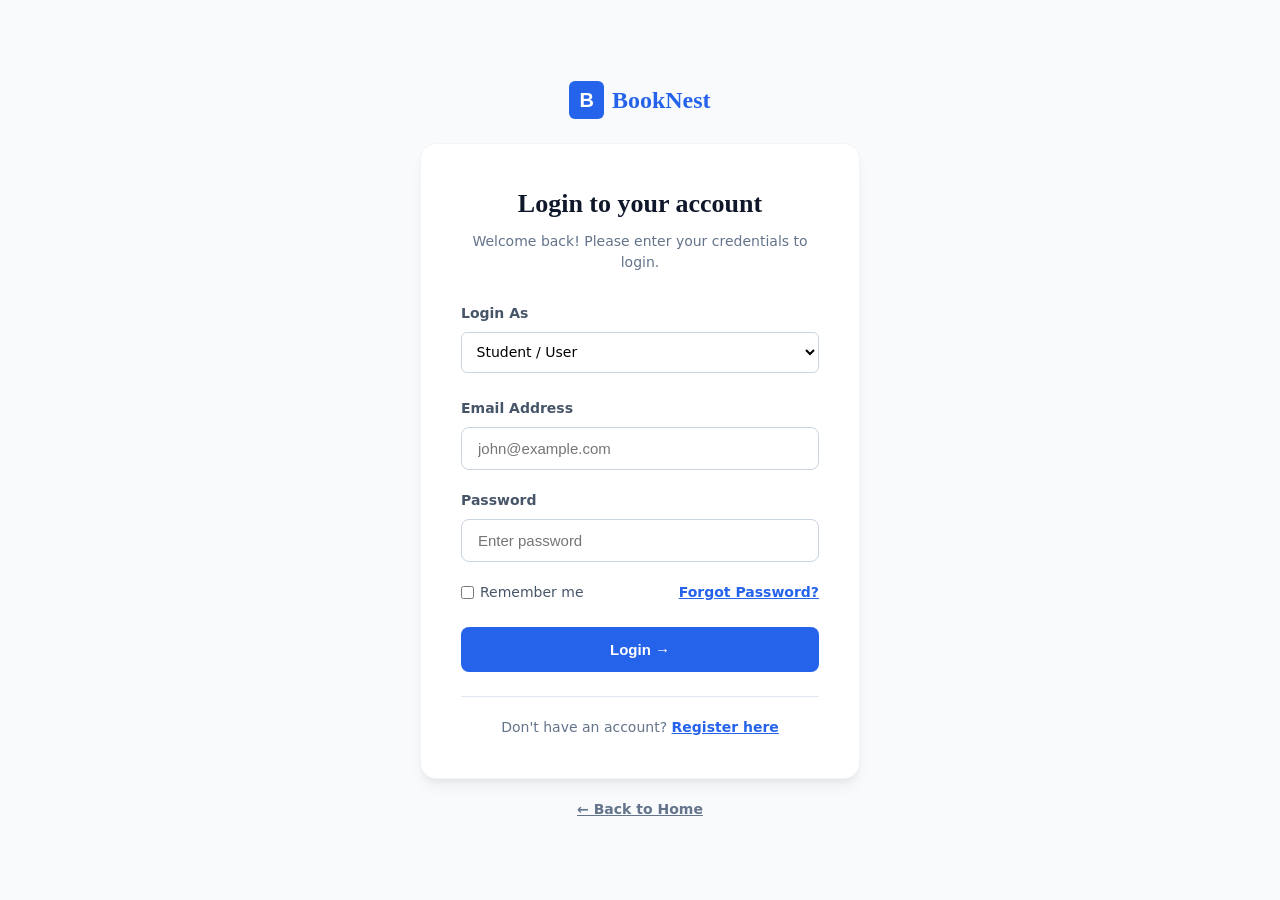
<file: pages/manage-books.html>
<!DOCTYPE html>
<html lang="en">
<head>
    <meta charset="UTF-8">
    <meta name="viewport" content="width=device-width, initial-scale=1.0">
    <title>Manage Books - BookNest Admin</title>
    <link rel="stylesheet" href="../css/manage-books.css">
</head>
<body>

    <!-- Admin Panel Layout -->
    <div class="admin_layout">
        
        <!-- Sidebar Navigation -->
        <aside class="admin_sidebar">
            <div class="sidebar_logo">
                <span class="logo_box_admin">A</span>
                <span class="logo_text_admin">BookNest Admin</span>
            </div>
            
            <nav class="sidebar_nav">
                <ul>
                    <li><a href="admin-dashboard.html" class="nav_item"><span class="nav_icon">&#128202;</span> Dashboard</a></li>
                    <li><a href="manage-books.html" class="nav_item active"><span class="nav_icon">&#128214;</span> Manage Books</a></li>
                    <li><a href="add-book.html" class="nav_item"><span class="nav_icon">&#128229;</span> Add Book</a></li>
                    <li><a href="manage-users.html" class="nav_item"><span class="nav_icon">&#128101;</span> Manage Users</a></li>
                    <li class="nav_divider"></li>
                    <li><a href="../index.html" class="nav_item"><span class="nav_icon">&#128100;</span> Go to User Site</a></li>
                </ul>
            </nav>
        </aside>

        <!-- Main Content Area -->
        <main class="admin_main_content">
            
            <!-- Admin Topbar Header -->
            <header class="admin_header">
                <div class="header_title_block">
                    <h2>Manage Catalogue</h2>
                    <p class="header_date">Search, edit metadata, or delete digital ebooks</p>
                </div>
                <div class="admin_profile_indicator">
                    <div class="admin_avatar">SA</div>
                    <span>System Admin</span>
                </div>
            </header>

            <!-- Catalogue Controls and Table -->
            <section class="admin_section">
                <div class="catalogue_card">
                    
                    <!-- Search and Action Row -->
                    <div class="table_controls_row">
                        <div class="search_input_wrapper">
                            <span class="search_icon">&#128269;</span>
                            <input type="text" id="adminSearchInput" placeholder="Search by title, author, category...">
                        </div>
                        <div class="filter_dropdown_wrapper">
                            <select id="adminCategorySelect">
                                <option value="All">All Categories</option>
                                <option value="Programming">Programming</option>
                                <option value="Technology">Technology</option>
                                <option value="Business">Business</option>
                                <option value="Science">Science</option>
                                <option value="AI">AI</option>
                                <option value="History">History</option>
                                <option value="Novel">Novel</option>
                            </select>
                        </div>
                        <button class="btn_add_shortcut" onclick="window.location.href='add-book.html'">+ Add Ebook</button>
                    </div>

                    <!-- Books Management Table -->
                    <div class="table_container_admin">
                        <table class="admin_table">
                            <thead>
                                <tr>
                                    <th>Cover</th>
                                    <th>Title & Author</th>
                                    <th>Category</th>
                                    <th>Rating</th>
                                    <th>Source</th>
                                    <th>Actions</th>
                                </tr>
                            </thead>
                            <tbody id="adminBooksTableBody">
                                <!-- Populated dynamically by JS -->
                            </tbody>
                        </table>
                    </div>

                </div>
            </section>

            <!-- Admin Footer -->
            <footer class="admin_footer">
                <p>&copy; 2026 BookNest Administration. Built for College Engineering Project.</p>
            </footer>

        </main>
        
    </div>

    <!-- Edit Modal Dialog (Hidden by Default) -->
    <div id="editBookModal" class="modal_overlay">
        <div class="modal_card">
            <div class="modal_header">
                <h3>Edit Ebook Metadata</h3>
                <span class="btn_close_modal" id="btnCloseModal">&times;</span>
            </div>
            <form id="editBookForm">
                <input type="hidden" id="editBookId">
                <div class="form_group">
                    <label for="editBookTitle">Book Title</label>
                    <input type="text" id="editBookTitle" required>
                </div>
                <div class="form_group">
                    <label for="editBookAuthor">Author</label>
                    <input type="text" id="editBookAuthor" required>
                </div>
                <div class="form_group">
                    <label for="editBookCategory">Category</label>
                    <select id="editBookCategory" required>
                        <option value="Programming">Programming</option>
                        <option value="Technology">Technology</option>
                        <option value="Business">Business</option>
                        <option value="Science">Science</option>
                        <option value="AI">AI</option>
                        <option value="History">History</option>
                        <option value="Novel">Novel</option>
                    </select>
                </div>
                <div class="form_group">
                    <label for="editBookRating">Rating</label>
                    <input type="number" id="editBookRating" min="1.0" max="5.0" step="0.1" required>
                </div>
                <button type="submit" class="btn_modal_save">Save Changes</button>
            </form>
        </div>
    </div>
    <script src="../js/api-patch.js?v=2.0"></script>
    <script src="../js/manage-books.js?v=2.0"></script>
</body>
</html>
</file>
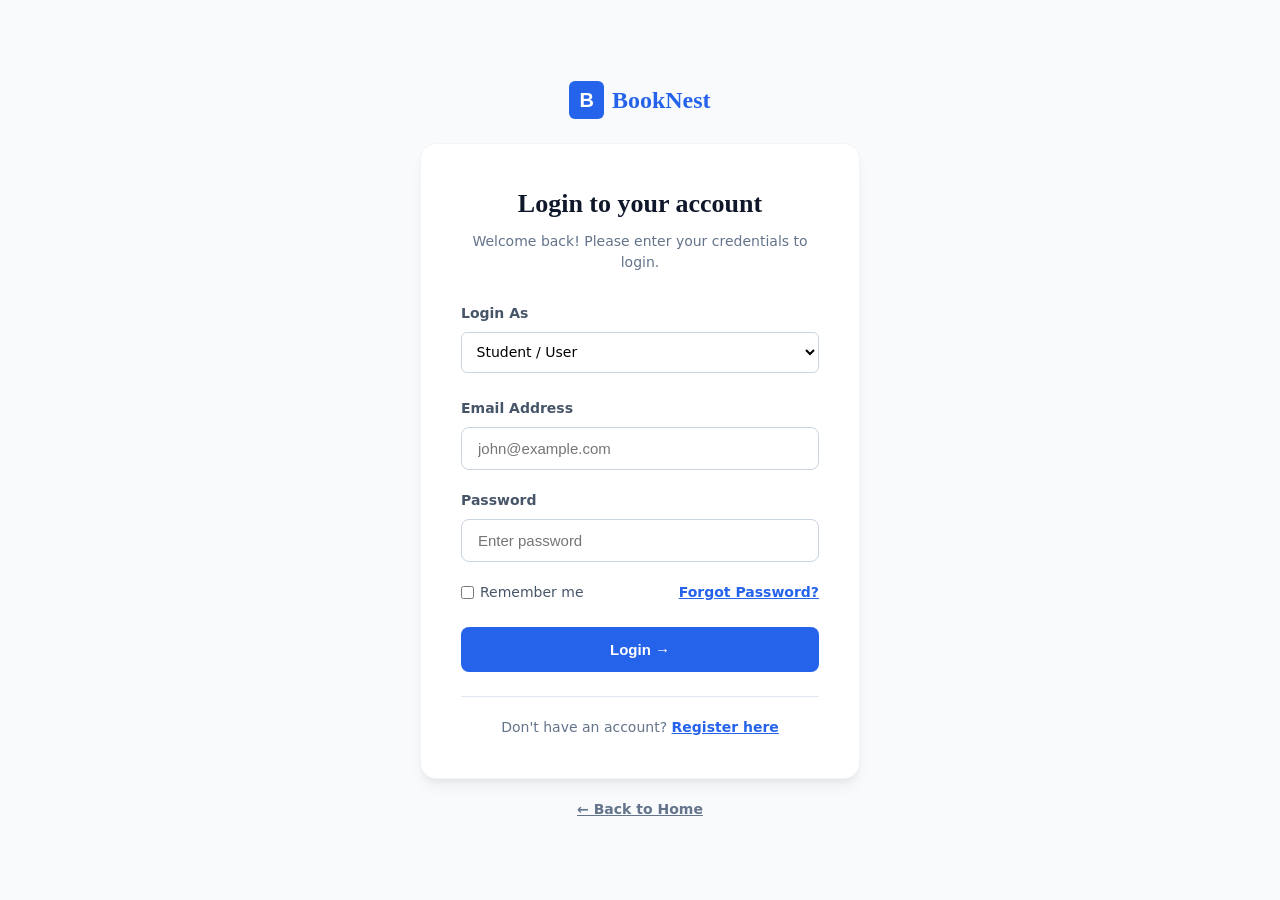
<file: pages/manage-users.html>
<!DOCTYPE html>
<html lang="en">
<head>
    <meta charset="UTF-8">
    <meta name="viewport" content="width=device-width, initial-scale=1.0">
    <title>Manage Users - BookNest Admin</title>
    <link rel="stylesheet" href="../css/manage-books.css">
    <style>
        /* Custom modal tweaks for displaying user details */
        .user_details_grid {
            display: grid;
            grid-template-columns: 1fr 1fr;
            gap: 15px;
            margin-bottom: 25px;
            padding: 15px;
            background: #f8fafc;
            border-radius: 8px;
            border: 1px solid #e2e8f0;
        }
        .user_details_item h5 {
            margin: 0 0 5px 0;
            color: #64748b;
            font-size: 11px;
            text-transform: uppercase;
            letter-spacing: 0.5px;
        }
        .user_details_item p {
            margin: 0;
            color: #1e293b;
            font-weight: 600;
            font-size: 14px;
        }
        .user_history_title {
            margin: 20px 0 10px 0;
            color: #1e293b;
            font-size: 16px;
            border-bottom: 2px solid #e2e8f0;
            padding-bottom: 5px;
        }
        .history_table_container {
            max-height: 250px;
            overflow-y: auto;
            border: 1px solid #e2e8f0;
            border-radius: 6px;
        }
        .history_table {
            width: 100%;
            border-collapse: collapse;
            font-size: 13px;
        }
        .history_table th, .history_table td {
            padding: 10px;
            text-align: left;
            border-bottom: 1px solid #e2e8f0;
        }
        .history_table th {
            background-color: #f1f5f9;
            color: #475569;
            position: sticky;
            top: 0;
        }
        .modal_card {
            width: 90%;
            max-width: 650px;
        }
        .btn_view {
            background-color: #3b82f6;
            color: white;
            border: none;
            padding: 6px 12px;
            border-radius: 4px;
            cursor: pointer;
            font-weight: 600;
            font-size: 12px;
            margin-right: 5px;
            transition: background-color 0.2s;
        }
        .btn_view:hover {
            background-color: #2563eb;
        }
    </style>
</head>
<body>

    <!-- Admin Panel Layout -->
    <div class="admin_layout">
        
        <!-- Sidebar Navigation -->
        <aside class="admin_sidebar">
            <div class="sidebar_logo">
                <span class="logo_box_admin">A</span>
                <span class="logo_text_admin">BookNest Admin</span>
            </div>
            
            <nav class="sidebar_nav">
                <ul>
                    <li><a href="admin-dashboard.html" class="nav_item"><span class="nav_icon">&#128202;</span> Dashboard</a></li>
                    <li><a href="manage-books.html" class="nav_item"><span class="nav_icon">&#128214;</span> Manage Books</a></li>
                    <li><a href="add-book.html" class="nav_item"><span class="nav_icon">&#128229;</span> Add Book</a></li>
                    <li><a href="manage-users.html" class="nav_item active"><span class="nav_icon">&#128101;</span> Manage Users</a></li>
                    <li class="nav_divider"></li>
                    <li><a href="../index.html" class="nav_item"><span class="nav_icon">&#128100;</span> Go to User Site</a></li>
                </ul>
            </nav>
        </aside>

        <!-- Main Content Area -->
        <main class="admin_main_content">
            
            <!-- Admin Topbar Header -->
            <header class="admin_header">
                <div class="header_title_block">
                    <h2>Manage Users</h2>
                    <p class="header_date">View registered students, check reading history, or delete user accounts</p>
                </div>
                <div class="admin_profile_indicator">
                    <div class="admin_avatar">SA</div>
                    <span>System Admin</span>
                </div>
            </header>

            <!-- Users Catalogue Section -->
            <section class="admin_section">
                <div class="catalogue_card">
                    
                    <!-- Search Row -->
                    <div class="table_controls_row">
                        <div class="search_input_wrapper" style="flex: 1;">
                            <span class="search_icon">&#128269;</span>
                            <input type="text" id="userSearchInput" placeholder="Search users by name or email...">
                        </div>
                    </div>

                    <!-- Users Management Table -->
                    <div class="table_container_admin">
                        <table class="admin_table">
                            <thead>
                                <tr>
                                    <th>ID</th>
                                    <th>Name</th>
                                    <th>Email</th>
                                    <th>Phone</th>
                                    <th>Genre Preference</th>
                                    <th>Actions</th>
                                </tr>
                            </thead>
                            <tbody id="adminUsersTableBody">
                                <!-- Loaded dynamically via JS -->
                            </tbody>
                        </table>
                    </div>

                </div>
            </section>

            <!-- Admin Footer -->
            <footer class="admin_footer">
                <p>&copy; 2026 BookNest Administration. Built for College Engineering Project.</p>
            </footer>

        </main>
        
    </div>

    <!-- User Details Modal (Hidden by Default) -->
    <div id="userDetailsModal" class="modal_overlay">
        <div class="modal_card">
            <div class="modal_header">
                <h3>User Profile Details</h3>
                <span class="btn_close_modal" id="btnCloseUserModal">&times;</span>
            </div>
            
            <div class="modal_body" style="padding: 20px;">
                <!-- Profile details -->
                <div class="user_details_grid">
                    <div class="user_details_item">
                        <h5>Full Name</h5>
                        <p id="detFullName">-</p>
                    </div>
                    <div class="user_details_item">
                        <h5>Email Address</h5>
                        <p id="detEmail">-</p>
                    </div>
                    <div class="user_details_item">
                        <h5>Phone Number</h5>
                        <p id="detPhone">-</p>
                    </div>
                    <div class="user_details_item">
                        <h5>Favorite Genre</h5>
                        <p id="detGenre">-</p>
                    </div>
                </div>

                <!-- Reading History Title -->
                <h4 class="user_history_title">📚 Reading History</h4>

                <!-- Reading History List -->
                <div class="history_table_container">
                    <table class="history_table">
                        <thead>
                            <tr>
                                <th>Book Title</th>
                                <th>Author</th>
                                <th>Category</th>
                                <th>Current Page</th>
                                <th>Last Read</th>
                            </tr>
                        </thead>
                        <tbody id="userHistoryTableBody">
                            <!-- Populated dynamically -->
                        </tbody>
                    </table>
                </div>
            </div>
        </div>
    </div>

    <script src="../js/api-patch.js?v=2.0"></script>
    <script src="../js/manage-users.js?v=2.0"></script>
</body>
</html>
</file>
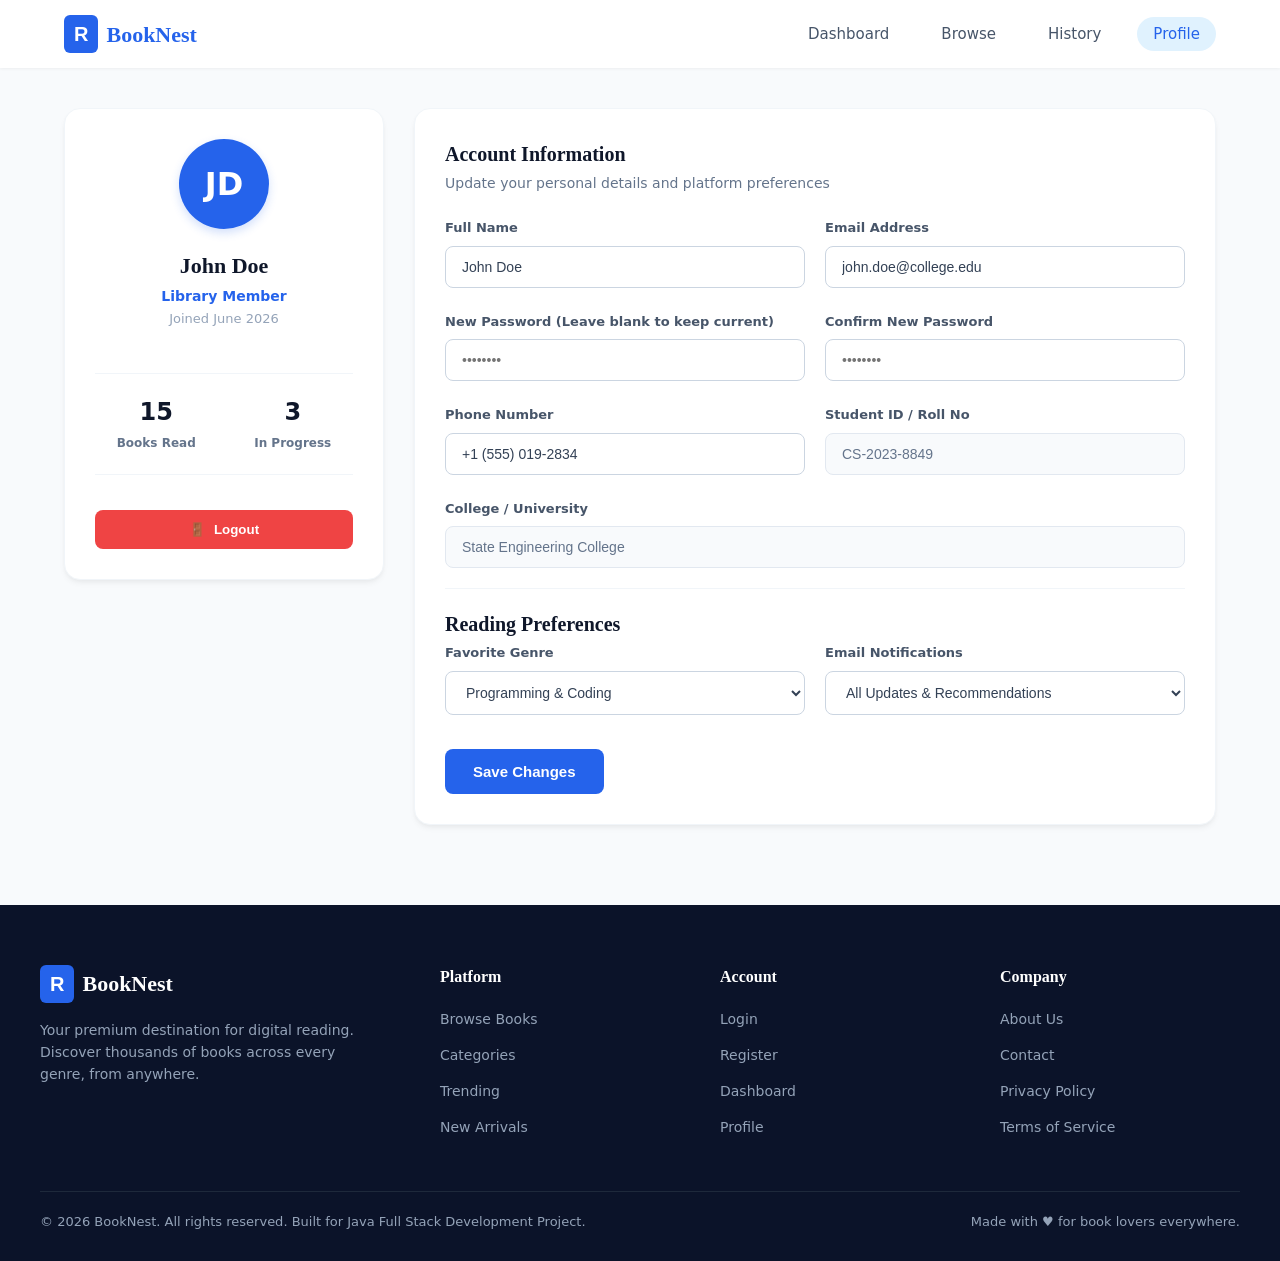
<file: pages/profile.html>
<!DOCTYPE html>
<html lang="en">
<head>
    <meta charset="UTF-8">
    <meta name="viewport" content="width=device-width, initial-scale=1.0">
    <title>My Profile - BookNest</title>
    <link rel="stylesheet" href="../css/profile.css">
</head>
<body>

    <!-- Header / Navbar -->
    <header>
        <nav class="navbar">
            <div class="logo" onclick="window.location.href='../index.html'">
                <span class="logo_box">R</span>
                <span class="logo_text">BookNest</span>
            </div>
            <ul class="nav_links">
                <li><a href="dashboard.html">Dashboard</a></li>
                <li><a href="browse-books.html">Browse</a></li>
                <li><a href="history.html">History</a></li>
                <li><a href="profile.html" class="active_pill">Profile</a></li>
            </ul>
        </nav>
    </header>

    <!-- Main Profile Container -->
    <main class="profile_container">
        
        <!-- Grid Layout -->
        <div class="profile_grid">
            
            <!-- Left Side: Profile Avatar Card -->
            <div class="profile_sidebar">
                <div class="profile_card avatar_card">
                    <div class="profile_avatar_large">JD</div>
                    <h2 id="profileNameDisplay">John Doe</h2>
                    <p class="profile_role">Library Member</p>
                    <p class="profile_joined">Joined June 2026</p>
                    
                    <div class="profile_divider"></div>
                    
                    <div class="profile_quick_stats">
                        <div class="stat_box">
                            <span class="stat_num">15</span>
                            <span class="stat_lbl">Books Read</span>
                        </div>
                        <div class="stat_box">
                            <span class="stat_num">3</span>
                            <span class="stat_lbl">In Progress</span>
                        </div>
                    </div>

                    <div class="profile_divider"></div>
                    
                    <button id="profileLogoutBtn" style="width: 100%; padding: 12px; background-color: #ef4444; color: white; border: none; border-radius: 8px; font-weight: 600; cursor: pointer; transition: background-color 0.2s ease; margin-top: 15px; display: flex; align-items: center; justify-content: center; gap: 8px;">
                        <span>&#128682;</span> Logout
                    </button>
                    <style>
                        #profileLogoutBtn:hover {
                            background-color: #dc2626 !important;
                        }
                    </style>
                </div>
            </div>

            <!-- Right Side: Edit Form Card -->
            <div class="profile_main">
                <div class="profile_card form_card">
                    <h3>Account Information</h3>
                    <p class="section_subtitle">Update your personal details and platform preferences</p>
                    
                    <form id="profileForm">
                        <div class="form_grid_two">
                            <!-- Full Name -->
                            <div class="form_group">
                                <label for="fullName">Full Name</label>
                                <input type="text" id="fullName" value="John Doe" required>
                            </div>
                            
                            <!-- Email -->
                            <div class="form_group">
                                <label for="email">Email Address</label>
                                <input type="email" id="email" value="john.doe@college.edu" required>
                            </div>
                        </div>

                        <div class="form_grid_two">
                            <!-- New Password -->
                            <div class="form_group">
                                <label for="newPassword">New Password (Leave blank to keep current)</label>
                                <input type="password" id="newPassword" placeholder="••••••••">
                            </div>
                            
                            <!-- Confirm New Password -->
                            <div class="form_group">
                                <label for="confirmNewPassword">Confirm New Password</label>
                                <input type="password" id="confirmNewPassword" placeholder="••••••••">
                            </div>
                        </div>

                        <div class="form_grid_two">
                            <!-- Contact Number -->
                            <div class="form_group">
                                <label for="phone">Phone Number</label>
                                <input type="tel" id="phone" value="+1 (555) 019-2834">
                            </div>
                            
                            <!-- Student ID -->
                            <div class="form_group">
                                <label for="studentId">Student ID / Roll No</label>
                                <input type="text" id="studentId" value="CS-2023-8849" readonly>
                            </div>
                        </div>

                        <div class="form_group">
                            <label for="college">College / University</label>
                            <input type="text" id="college" value="State Engineering College" readonly>
                        </div>

                        <div class="profile_divider"></div>

                        <h3>Reading Preferences</h3>
                        
                        <div class="form_grid_two">
                            <!-- Favorite Genre -->
                            <div class="form_group">
                                <label for="favGenre">Favorite Genre</label>
                                <select id="favGenre">
                                    <option value="Programming" selected>Programming & Coding</option>
                                    <option value="Technology">Technology & Science</option>
                                    <option value="Business">Business & Leadership</option>
                                    <option value="Fiction">Fiction & Novels</option>
                                    <option value="History">History & Science</option>
                                </select>
                            </div>
                            
                            <!-- Newsletter -->
                            <div class="form_group">
                                <label for="notifications">Email Notifications</label>
                                <select id="notifications">
                                    <option value="all">All Updates & Recommendations</option>
                                    <option value="critical">Only Reading Activity</option>
                                    <option value="none">Disabled</option>
                                </select>
                            </div>
                        </div>

                        <!-- Save Button -->
                        <button type="submit" class="btn_save_profile">Save Changes</button>
                    </form>
                </div>
            </div>

        </div>

    </main>

    <!-- Footer -->
    <footer>
        <div class="footer_top">
            <div class="footer_column footer_desc">
                <div class="logo">
                    <span class="logo_box">R</span>
                    <span class="logo_text text_white">BookNest</span>
                </div>
                <p>Your premium destination for digital reading. Discover thousands of books across every genre, from anywhere.</p>
            </div>
            <div class="footer_column">
                <h3>Platform</h3>
                <ul>
                    <li><a href="browse-books.html">Browse Books</a></li>
                    <li><a href="browse-books.html">Categories</a></li>
                    <li><a href="#">Trending</a></li>
                    <li><a href="#">New Arrivals</a></li>
                </ul>
            </div>
            <div class="footer_column">
                <h3>Account</h3>
                <ul>
                    <li><a href="login.html">Login</a></li>
                    <li><a href="register.html">Register</a></li>
                    <li><a href="dashboard.html">Dashboard</a></li>
                    <li><a href="profile.html">Profile</a></li>
                </ul>
            </div>
            <div class="footer_column">
                <h3>Company</h3>
                <ul>
                    <li><a href="#">About Us</a></li>
                    <li><a href="#">Contact</a></li>
                    <li><a href="#">Privacy Policy</a></li>
                    <li><a href="#">Terms of Service</a></li>
                </ul>
            </div>
        </div>
        <div class="footer_bottom">
            <p>&copy; 2026 BookNest. All rights reserved. Built for Java Full Stack Development Project.</p>
            <p>Made with &hearts; for book lovers everywhere.</p>
        </div>
    </footer>

    <script src="../js/api-patch.js?v=2"></script>
    <script src="../js/profile.js?v=2"></script>
</body>
</html>
</file>
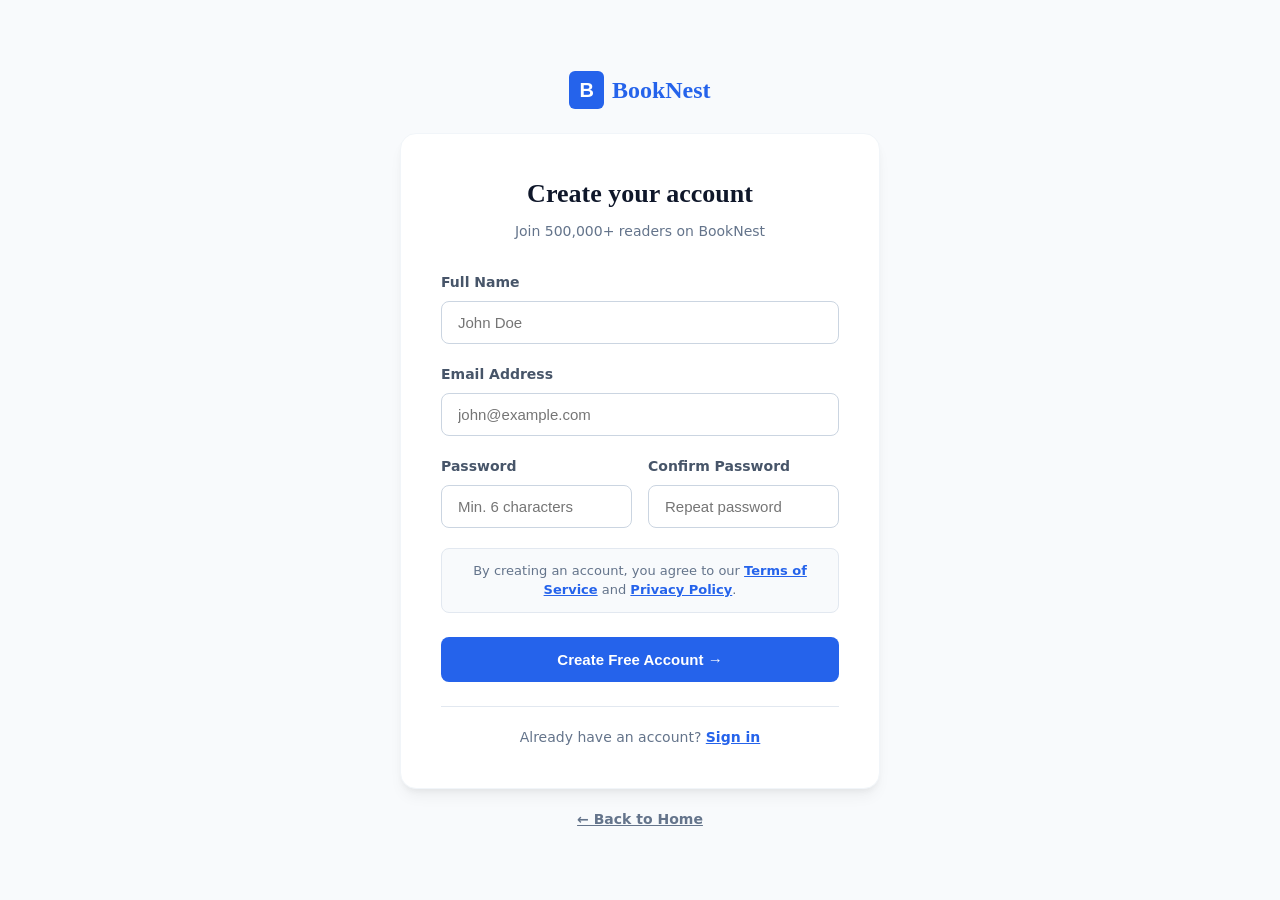
<file: pages/register.html>
<!DOCTYPE html>
<html lang="en">
<head>
    <meta charset="UTF-8">
    <meta name="viewport" content="width=device-width, initial-scale=1.0">
    <title>Register - BookNest</title>
    <link rel="stylesheet" href="../css/register.css">
</head>
<body>

    <!-- Main Wrapper Centered -->
    <div class="register_wrapper">
        <!-- Logo centered above card -->
        <div class="register_logo" onclick="window.location.href='../index.html'">
            <span class="logo_box">B</span>
            <span class="logo_text">BookNest</span>
        </div>

        <!-- Register Card -->
        <div class="register_card">
            <h2>Create your account</h2>
            <p class="register_subtitle">Join 500,000+ readers on BookNest</p>

            <!-- Form -->
            <form id="registerForm">
                <!-- Full Name Field -->
                <div class="form_group">
                    <label for="fullName">Full Name</label>
                    <input type="text" id="fullName" name="fullName" placeholder="John Doe" required>
                </div>

                <!-- Email Field -->
                <div class="form_group">
                    <label for="email">Email Address</label>
                    <input type="email" id="email" name="email" placeholder="john@example.com" required>
                </div>

                <!-- Passwords Row (Side-by-side) -->
                <div class="form_row_passwords">
                    <div class="form_group">
                        <label for="password">Password</label>
                        <input type="password" id="password" name="password" placeholder="Min. 6 characters" required>
                    </div>
                    <div class="form_group">
                        <label for="confirmPassword">Confirm Password</label>
                        <input type="password" id="confirmPassword" name="confirmPassword" placeholder="Repeat password" required>
                    </div>
                </div>

                <!-- Agreement Notice Box -->
                <div class="agreement_box">
                    <p>By creating an account, you agree to our <a href="#">Terms of Service</a> and <a href="#">Privacy Policy</a>.</p>
                </div>

                <!-- Register Button -->
                <button type="submit" class="register_btn_submit">Create Free Account &rarr;</button>
            </form>

            <!-- Redirect to Login -->
            <div class="register_footer">
                <p>Already have an account? <a href="login.html">Sign in</a></p>
            </div>
        </div>

        <!-- Back Link -->
        <a href="../index.html" class="back_to_home">&larr; Back to Home</a>
    </div>

    <!-- JS script -->
    <script src="../js/api-patch.js"></script>
    <script src="../js/register.js"></script>
</body>
</html>
</file>
<file: css/style.css>
/* ==========================================
   BookNest / ReadSphere - Stylesheet
   Student Project Style
   ========================================== */

/* Global Reset & Body Styles */
* {
    margin: 0;
    padding: 0;
    box-sizing: border-box;
}

body {
    font-family: system-ui, -apple-system, BlinkMacSystemFont, "Segoe UI", Roboto, sans-serif;
    background-color: #f8fafc;
    color: #334155;
    line-height: 1.5;
}

a {
    text-decoration: none;
    color: inherit;
}

/* Typography styles for student evaluation */
h1, h2, h3, .logo_text, .cta_content h2, .details_book_title {
    font-family: Georgia, serif;
    color: #0f172a;
}

/* ==========================================
   Header & Navigation
   ========================================== */
header {
    background-color: #ffffff;
    box-shadow: 0 1px 3px rgba(0, 0, 0, 0.05);
    position: sticky;
    top: 0;
    z-index: 100;
}

.navbar {
    display: flex;
    justify-content: space-between;
    align-items: center;
    max-width: 1200px;
    margin: 0 auto;
    padding: 15px 24px;
}

/* Logo styling */
.logo {
    display: flex;
    align-items: center;
    gap: 8px;
    cursor: pointer;
}

.logo_box {
    background-color: #2563eb;
    color: #ffffff;
    font-weight: bold;
    font-size: 20px;
    padding: 4px 10px;
    border-radius: 6px;
    font-family: sans-serif;
}

.logo_text {
    font-size: 22px;
    font-weight: bold;
    color: #2563eb;
}

/* Navigation Links */
.nav_links {
    list-style: none;
    display: flex;
    gap: 20px;
    align-items: center;
}

.nav_links a {
    font-size: 15px;
    font-weight: 500;
    color: #475569;
    padding: 8px 16px;
    border-radius: 20px;
    transition: background-color 0.2s, color 0.2s;
}

.nav_links a:hover {
    color: #2563eb;
    background-color: #f1f5f9;
}

.nav_links a.active_pill {
    background-color: #e0f2fe;
    color: #2563eb;
}

/* Navigation Buttons */
.nav_buttons {
    display: flex;
    align-items: center;
    gap: 15px;
}

.login_btn {
    font-size: 15px;
    font-weight: 500;
    color: #475569;
    padding: 8px 16px;
}

.login_btn:hover {
    color: #2563eb;
}

.register_btn_nav {
    background-color: #2563eb;
    color: #ffffff;
    padding: 8px 20px;
    border-radius: 6px;
    font-size: 15px;
    font-weight: 500;
    transition: background-color 0.2s;
}

.register_btn_nav:hover {
    background-color: #1d4ed8;
}

/* ==========================================
   Hero Landing Section
   ========================================== */
.hero_landing {
    display: flex;
    max-width: 1200px;
    margin: 40px auto;
    padding: 40px 24px;
    align-items: center;
    gap: 40px;
}

.hero_landing_left {
    flex: 1;
}

.badge_hero_landing_left {
    display: inline-block;
    background-color: #dcfce7;
    color: #15803d;
    font-size: 13px;
    font-weight: 600;
    padding: 6px 14px;
    border-radius: 20px;
    margin-bottom: 20px;
}

.hero_landing_left h1 {
    font-size: 48px;
    font-weight: 800;
    line-height: 1.2;
    margin-bottom: 20px;
}

.highlight_text {
    color: #06b6d4;
}

.hero_landing_left p {
    font-size: 16px;
    color: #64748b;
    margin-bottom: 30px;
    max-width: 500px;
}

/* Search bar on landing */
.search_box_landing {
    display: flex;
    background-color: #ffffff;
    border: 1px solid #cbd5e1;
    border-radius: 8px;
    padding: 4px;
    max-width: 480px;
    margin-bottom: 24px;
    box-shadow: 0 4px 6px -1px rgba(0, 0, 0, 0.05);
}

.search_box_landing input {
    flex: 1;
    border: none;
    outline: none;
    padding: 10px 16px;
    font-size: 15px;
    color: #334155;
    background: transparent;
}

.search_box_landing button {
    background-color: #2563eb;
    color: #ffffff;
    border: none;
    padding: 10px 24px;
    border-radius: 6px;
    font-weight: 600;
    cursor: pointer;
    font-size: 15px;
}

.search_box_landing button:hover {
    background-color: #1d4ed8;
}

/* Actions buttons below search */
.below_search_books {
    display: flex;
    gap: 15px;
    margin-bottom: 40px;
}

.below_search_books button {
    padding: 12px 24px;
    font-size: 15px;
    font-weight: 600;
    border-radius: 6px;
    cursor: pointer;
    transition: background-color 0.2s, transform 0.1s;
}

.bsb_primary_btn {
    background-color: #2563eb;
    color: #ffffff;
    border: none;
}

.bsb_primary_btn:hover {
    background-color: #1d4ed8;
}

.bsb_secondary_btn {
    background-color: transparent;
    color: #475569;
    border: 1px solid #cbd5e1;
}

.bsb_secondary_btn:hover {
    background-color: #f1f5f9;
}

/* Statistics Counter Row */
.statistics_row {
    display: flex;
    gap: 30px;
    border-top: 1px solid #e2e8f0;
    padding-top: 24px;
}

.stat_item h3 {
    font-size: 24px;
    font-weight: 800;
    color: #0f172a;
}

.stat_item p {
    font-size: 13px;
    color: #64748b;
    margin: 0;
}

/* Hero Landing Right Side (Featured Highlight) */
.hero_landing_right {
    flex: 1;
    display: flex;
    justify-content: center;
    align-items: center;
}

.featured_holder {
    background-color: #1e3a8a;
    background-image: radial-gradient(circle at top right, #1d4ed8, #1e3a8a);
    padding: 30px;
    border-radius: 16px;
    box-shadow: 0 10px 15px -3px rgba(0, 0, 0, 0.1);
    position: relative;
    max-width: 380px;
    width: 100%;
}

.featured_tag {
    position: absolute;
    top: 15px;
    left: 20px;
    background-color: #3b82f6;
    color: #ffffff;
    font-size: 11px;
    font-weight: 700;
    padding: 4px 10px;
    border-radius: 4px;
    letter-spacing: 0.5px;
}

/* ==========================================
   Book Card Components
   ========================================== */
.book_card {
    background-color: #ffffff;
    border-radius: 12px;
    padding: 20px;
    box-shadow: 0 4px 6px -1px rgba(0, 0, 0, 0.05);
    display: flex;
    flex-direction: column;
    gap: 12px;
    transition: transform 0.2s, box-shadow 0.2s;
    border: 1px solid #f1f5f9;
}

.book_card:hover {
    transform: translateY(-4px);
    box-shadow: 0 10px 15px -3px rgba(0, 0, 0, 0.1);
}

.book_image {
    aspect-ratio: 3/4;
    border-radius: 8px;
    color: #ffffff;
    display: flex;
    flex-direction: column;
    justify-content: space-between;
    padding: 20px;
    position: relative;
    overflow: hidden;
}

.book_avatar {
    background-color: rgba(255, 255, 255, 0.2);
    width: 32px;
    height: 32px;
    display: flex;
    align-items: center;
    justify-content: center;
    border-radius: 50%;
    font-weight: bold;
    font-size: 14px;
}

.book_cover_title {
    font-weight: bold;
    font-size: 16px;
    line-height: 1.3;
    margin-top: auto;
}

.book_cover_author {
    font-size: 12px;
    opacity: 0.8;
}

.book_card h4 {
    font-size: 16px;
    font-weight: 700;
    color: #0f172a;
    line-height: 1.3;
    margin-top: 4px;
}

.book_card p {
    font-size: 14px;
    color: #64748b;
}

/* Dynamic covers style */
.cover_atomic_habits {
    background: linear-gradient(135deg, #0d9488, #0f766e);
}
.cover_clean_code {
    background: linear-gradient(135deg, #2563eb, #1d4ed8);
}
.cover_pragmatic {
    background: linear-gradient(135deg, #7c3aed, #6d28d9);
}
.cover_dune {
    background: linear-gradient(135deg, #ea580c, #c2410c);
}
.cover_sapiens {
    background: linear-gradient(135deg, #78350f, #451a03);
}
.cover_design_patterns {
    background: linear-gradient(135deg, #059669, #047857);
}
.cover_1984 {
    background: linear-gradient(135deg, #374151, #1f2937);
}
.cover_deep_work {
    background: linear-gradient(135deg, #1e293b, #0f172a);
}
.cover_gatsby {
    background: linear-gradient(135deg, #b45309, #78350f);
}

/* Ratings component styling */
.rating_stars {
    display: flex;
    align-items: center;
    gap: 5px;
    color: #fbbf24;
    font-size: 14px;
}

.rating_num {
    color: #475569;
    font-weight: bold;
    margin-left: 2px;
}

.book_card_category {
    font-size: 11px;
    font-weight: 700;
    color: #2563eb;
    letter-spacing: 0.5px;
}

.book_card_meta {
    display: flex;
    flex-direction: column;
    gap: 4px;
}

.reviews_pages {
    font-size: 12px !important;
    color: #94a3b8 !important;
}

/* Buttons in book cards */
.btn_start_reading, .btn_read_now {
    width: 100%;
    background-color: #2563eb;
    color: #ffffff;
    border: none;
    padding: 10px;
    border-radius: 6px;
    font-weight: 600;
    font-size: 14px;
    cursor: pointer;
    transition: background-color 0.2s;
}

.btn_start_reading:hover, .btn_read_now:hover {
    background-color: #1d4ed8;
}

/* ==========================================
   Section Layouts & General Components
   ========================================== */
.section_header {
    display: flex;
    justify-content: space-between;
    align-items: flex-end;
    margin-bottom: 24px;
}

.section_header_centered {
    text-align: center;
    margin-bottom: 35px;
}

.section_badge {
    display: inline-block;
    color: #2563eb;
    font-size: 12px;
    font-weight: 700;
    letter-spacing: 1px;
    margin-bottom: 8px;
}

.section_header h2, .section_header_centered h2 {
    font-size: 28px;
    font-weight: 800;
}

.view_all_link {
    color: #2563eb;
    font-weight: 600;
    font-size: 14px;
}

.view_all_link:hover {
    color: #1d4ed8;
}

/* ==========================================
   Categories Section
   ========================================== */
.categories_section {
    max-width: 1200px;
    margin: 60px auto;
    padding: 0 24px;
}

.categories_row {
    display: flex;
    flex-wrap: wrap;
    gap: 20px;
    justify-content: space-between;
}

.category_card {
    flex: 1;
    min-width: 160px;
    padding: 24px 16px;
    border-radius: 12px;
    text-align: center;
    border: 1px solid #f1f5f9;
    transition: transform 0.2s, box-shadow 0.2s;
    cursor: pointer;
}

.category_card:hover {
    transform: translateY(-4px);
    box-shadow: 0 4px 6px -1px rgba(0, 0, 0, 0.05);
}

.cat_icon {
    font-size: 32px;
    margin-bottom: 12px;
    display: block;
}

.category_card h3 {
    font-size: 16px;
    font-weight: 700;
    margin-bottom: 6px;
    font-family: system-ui, sans-serif;
}

.category_card p {
    font-size: 13px;
    color: #64748b;
}

/* Pastel backgrounds for categories */
.cat_programming { background-color: #eff6ff; border-color: #dbeafe; color: #1e40af; }
.cat_technology { background-color: #f0fdf4; border-color: #dcfce7; color: #166534; }
.cat_fiction { background-color: #faf5ff; border-color: #f3e8ff; color: #6b21a8; }
.cat_business { background-color: #fff7ed; border-color: #ffedd5; color: #9a3412; }
.cat_science { background-color: #eef2ff; border-color: #e0e7ff; color: #3730a3; }
.cat_history { background-color: #fff1f2; border-color: #ffe4e6; color: #9f1239; }

/* ==========================================
   Trending Books Section
   ========================================== */
.trending_section {
    max-width: 1200px;
    margin: 60px auto;
    padding: 0 24px;
}

.books_grid {
    display: flex;
    flex-wrap: wrap;
    gap: 20px;
}

.trending_section .book_card {
    flex: 1;
    min-width: 200px;
}

/* ==========================================
   Recently Added Section
   ========================================== */
.recently_added_section {
    max-width: 1200px;
    margin: 60px auto;
    padding: 0 24px;
}

.books_grid_recently {
    display: flex;
    flex-wrap: wrap;
    gap: 20px;
}

.recently_added_section .book_card {
    flex: 1;
    min-width: 220px;
}

/* ==========================================
   Featured Authors Section
   ========================================== */
.authors_section {
    max-width: 1200px;
    margin: 60px auto;
    padding: 0 24px;
}

.authors_row {
    display: flex;
    flex-wrap: wrap;
    gap: 20px;
    justify-content: space-between;
}

.author_card {
    flex: 1;
    min-width: 160px;
    background-color: #ffffff;
    padding: 24px 16px;
    border-radius: 12px;
    text-align: center;
    border: 1px solid #e2e8f0;
    box-shadow: 0 1px 3px rgba(0, 0, 0, 0.05);
}

.author_avatar {
    width: 60px;
    height: 60px;
    border-radius: 50%;
    margin: 0 auto 16px;
    display: flex;
    align-items: center;
    justify-content: center;
    font-size: 24px;
    font-weight: bold;
    color: #ffffff;
}

/* Color palettes for authors avatars */
.auth_blue { background-color: #3b82f6; }
.auth_purple { background-color: #8b5cf6; }
.auth_teal { background-color: #14b8a6; }
.auth_indigo { background-color: #6366f1; }
.auth_gray { background-color: #64748b; }
.auth_orange { background-color: #f97316; }

.author_card h3 {
    font-size: 16px;
    font-weight: 700;
    margin-bottom: 4px;
    color: #0f172a;
}

.author_card p {
    font-size: 13px;
    color: #64748b;
    margin-bottom: 12px;
}

.author_books_link {
    color: #2563eb;
    font-size: 13px;
    font-weight: 600;
}

.author_books_link:hover {
    color: #1d4ed8;
}

/* ==========================================
   Call To Action (CTA) Section
   ========================================== */
.cta_section {
    max-width: 1200px;
    margin: 65px auto;
    padding: 0 24px;
}

.cta_container {
    background-color: #2563eb;
    background-image: linear-gradient(135deg, #1d4ed8, #2563eb);
    padding: 48px 40px;
    border-radius: 16px;
    color: #ffffff;
    display: flex;
    justify-content: space-between;
    align-items: center;
    flex-wrap: wrap;
    gap: 30px;
}

.cta_content h2 {
    color: #ffffff;
    font-size: 32px;
    font-weight: 800;
    margin-bottom: 10px;
}

.cta_content p {
    font-size: 16px;
    opacity: 0.9;
}

.cta_buttons {
    display: flex;
    gap: 15px;
}

.cta_btn_primary {
    background-color: #ffffff;
    color: #2563eb;
    padding: 14px 28px;
    border-radius: 6px;
    font-weight: 700;
    font-size: 15px;
    transition: background-color 0.2s;
}

.cta_btn_primary:hover {
    background-color: #f8fafc;
}

.cta_btn_secondary {
    background-color: transparent;
    color: #ffffff;
    border: 1px solid rgba(255, 255, 255, 0.4);
    padding: 14px 28px;
    border-radius: 6px;
    font-weight: 700;
    font-size: 15px;
    transition: border-color 0.2s, background-color 0.2s;
}

.cta_btn_secondary:hover {
    background-color: rgba(255, 255, 255, 0.1);
    border-color: #ffffff;
}

/* ==========================================
   Footer Component
   ========================================== */
footer {
    background-color: #0b1329;
    color: #94a3b8;
    padding: 60px 24px 30px;
    margin-top: 80px;
}

.footer_top {
    max-width: 1200px;
    margin: 0 auto;
    display: flex;
    justify-content: space-between;
    flex-wrap: wrap;
    gap: 40px;
    padding-bottom: 40px;
    border-bottom: 1px solid #1e293b;
}

.footer_column {
    flex: 1;
    min-width: 180px;
}

.footer_desc {
    flex: 1.5;
}

.footer_desc .logo {
    margin-bottom: 16px;
}

.text_white {
    color: #ffffff;
}

.footer_desc p {
    font-size: 14px;
    line-height: 1.6;
    max-width: 320px;
}

.footer_column h3 {
    color: #ffffff;
    font-size: 16px;
    font-weight: 700;
    margin-bottom: 18px;
}

.footer_column ul {
    list-style: none;
}

.footer_column ul li {
    margin-bottom: 12px;
}

.footer_column ul li a {
    font-size: 14px;
    transition: color 0.2s;
}

.footer_column ul li a:hover {
    color: #ffffff;
}

.footer_bottom {
    max-width: 1200px;
    margin: 20px auto 0;
    display: flex;
    justify-content: space-between;
    flex-wrap: wrap;
    gap: 15px;
    font-size: 13px;
}

.footer_bottom p {
    margin: 0;
}

/* ==========================================
   Responsive adjustments
   ========================================== */
@media (max-width: 768px) {
    .hero_landing {
        flex-direction: column;
        margin: 20px auto;
    }
    
    .hero_landing_left h1 {
        font-size: 36px;
    }
    
    .hero_landing_right {
        width: 100%;
    }
    
    .cta_container {
        flex-direction: column;
        align-items: flex-start;
        padding: 30px 24px;
    }
    
    .navbar {
        flex-direction: column;
        gap: 15px;
        text-align: center;
    }
    
    .nav_links {
        flex-wrap: wrap;
        justify-content: center;
    }
}
</file>
<file: css/add-book.css>
/* ==========================================
   BookNest - Add Book Stylesheet
   Student Project Style
   ========================================== */

/* Global Reset & Body Styles */
* {
    margin: 0;
    padding: 0;
    box-sizing: border-box;
}

body {
    font-family: system-ui, -apple-system, BlinkMacSystemFont, "Segoe UI", Roboto, sans-serif;
    background-color: #f8fafc;
    color: #334155;
    line-height: 1.5;
}

a {
    text-decoration: none;
    color: inherit;
}

/* Typography styles */
h1, h2, h3, .logo_text_admin, .form_card_admin h3 {
    font-family: Georgia, serif;
    color: #0f172a;
}

/* ==========================================
   Split Viewport Admin Layout (Matching dashboard)
   ========================================== */
.admin_layout {
    display: flex;
    min-height: 100vh;
}

/* Sidebar Styling */
.admin_sidebar {
    width: 260px;
    background-color: #0f172a;
    color: #94a3b8;
    display: flex;
    flex-direction: column;
    position: sticky;
    top: 0;
    height: 100vh;
    border-right: 1px solid #1e293b;
    z-index: 100;
}

.sidebar_logo {
    display: flex;
    align-items: center;
    gap: 8px;
    padding: 24px;
    border-bottom: 1px solid #1e293b;
}

.logo_box_admin {
    background-color: #38bdf8;
    color: #0f172a;
    font-weight: bold;
    font-size: 20px;
    padding: 4px 10px;
    border-radius: 6px;
    font-family: sans-serif;
}

.logo_text_admin {
    font-size: 18px;
    font-weight: bold;
    color: #ffffff;
}

.sidebar_nav {
    flex: 1;
    padding: 20px 0;
}

.sidebar_nav ul {
    list-style: none;
    display: flex;
    flex-direction: column;
    gap: 6px;
}

.nav_item {
    display: flex;
    align-items: center;
    gap: 12px;
    padding: 12px 24px;
    font-size: 14px;
    font-weight: 600;
    transition: all 0.2s;
    border-left: 4px solid transparent;
}

.nav_item:hover {
    color: #ffffff;
    background-color: #1e293b;
}

.nav_item.active {
    color: #38bdf8;
    background-color: #1e293b;
    border-left-color: #38bdf8;
}

.nav_icon {
    font-size: 16px;
}

.nav_divider {
    height: 1px;
    background-color: #1e293b;
    margin: 15px 24px;
}

/* ==========================================
   Main Content Column
   ========================================== */
.admin_main_content {
    flex: 1;
    display: flex;
    flex-direction: column;
    padding: 30px 40px;
    overflow-y: auto;
}

/* Topbar Header styling */
.admin_header {
    display: flex;
    justify-content: space-between;
    align-items: center;
    margin-bottom: 35px;
    border-bottom: 1px solid #e2e8f0;
    padding-bottom: 20px;
}

.header_title_block h2 {
    font-size: 28px;
    font-weight: 800;
}

.header_date {
    font-size: 13px;
    color: #64748b;
    font-weight: 500;
}

.admin_profile_indicator {
    display: flex;
    align-items: center;
    gap: 10px;
    background-color: #ffffff;
    padding: 6px 14px;
    border-radius: 20px;
    border: 1px solid #e2e8f0;
    font-weight: bold;
    color: #334155;
    font-size: 14px;
}

.admin_avatar {
    width: 24px;
    height: 24px;
    border-radius: 50%;
    background-color: #0f172a;
    color: #ffffff;
    display: flex;
    align-items: center;
    justify-content: center;
    font-size: 10px;
}

/* ==========================================
   Add Book Form Panel
   ========================================== */
.admin_section {
    margin-bottom: 35px;
}

.form_card_admin {
    background-color: #ffffff;
    border-radius: 12px;
    border: 1px solid #f1f5f9;
    padding: 30px;
    box-shadow: 0 4px 6px -1px rgba(0, 0, 0, 0.05);
}

.form_card_admin h3 {
    font-size: 18px;
    font-weight: 800;
    margin-bottom: 4px;
}

.section_subtitle_admin {
    font-size: 13px;
    color: #64748b;
    margin-bottom: 24px;
}

/* Input Fields Grid layout */
.form_grid_two {
    display: flex;
    gap: 20px;
    margin-bottom: 4px;
}

.form_group {
    display: flex;
    flex-direction: column;
    gap: 8px;
    margin-bottom: 20px;
    flex: 1;
}

.form_group label {
    font-size: 13px;
    font-weight: 600;
    color: #475569;
}

.form_group input, .form_group select, .form_group textarea {
    width: 100%;
    padding: 12px 16px;
    border: 1px solid #cbd5e1;
    border-radius: 8px;
    font-size: 14px;
    outline: none;
    color: #334155;
    background-color: #ffffff;
    transition: all 0.2s;
}

.form_group input:focus, .form_group select:focus, .form_group textarea:focus {
    border-color: #0f172a;
    box-shadow: 0 0 0 3px rgba(15, 23, 42, 0.15);
}

/* Customize File Inputs */
.form_group input[type="file"] {
    padding: 10px;
    background-color: #f8fafc;
    border-style: dashed;
    cursor: pointer;
}

.btn_submit_add {
    background-color: #0f172a;
    color: #ffffff;
    border: none;
    padding: 14px 28px;
    border-radius: 8px;
    font-size: 15px;
    font-weight: 700;
    cursor: pointer;
    margin-top: 10px;
    transition: background-color 0.2s;
}

.btn_submit_add:hover {
    background-color: #1e293b;
}

/* Footer Admin */
.admin_footer {
    margin-top: auto;
    border-top: 1px solid #e2e8f0;
    padding-top: 20px;
    text-align: center;
    font-size: 12px;
    color: #94a3b8;
}

/* ==========================================
   Responsive Adjustments
   ========================================== */
@media (max-width: 768px) {
    .admin_layout {
        flex-direction: column;
    }
    .admin_sidebar {
        width: 100%;
        height: auto;
        position: static;
    }
    .sidebar_logo {
        padding: 15px 24px;
    }
    .sidebar_nav {
        padding: 5px 0;
    }
    .sidebar_nav ul {
        flex-direction: row;
        flex-wrap: wrap;
        padding: 0 10px;
    }
    .nav_item {
        padding: 8px 16px;
        border-left: none;
        border-bottom: 3px solid transparent;
    }
    .nav_item.active {
        border-left-color: transparent;
        border-bottom-color: #38bdf8;
    }
    .nav_divider {
        display: none;
    }
    .admin_main_content {
        padding: 20px;
    }
    .form_grid_two {
        flex-direction: column;
        gap: 0;
    }
}
</file>
<file: css/admin-dashboard.css>
/* ==========================================
   BookNest - Admin Dashboard Stylesheet
   Student Project Style
   ========================================== */

/* Global Reset & Body Styles */
* {
    margin: 0;
    padding: 0;
    box-sizing: border-box;
}

body {
    font-family: system-ui, -apple-system, BlinkMacSystemFont, "Segoe UI", Roboto, sans-serif;
    background-color: #f8fafc;
    color: #334155;
    line-height: 1.5;
}

a {
    text-decoration: none;
    color: inherit;
}

/* Typography styles */
h1, h2, h3, .logo_text_admin, .section_title_admin {
    font-family: Georgia, serif;
    color: #0f172a;
}

/* ==========================================
   Split Viewport Admin Layout
   ========================================== */
.admin_layout {
    display: flex;
    min-height: 100vh;
}

/* Sidebar Styling */
.admin_sidebar {
    width: 260px;
    background-color: #0f172a; /* Dark theme */
    color: #94a3b8;
    display: flex;
    flex-direction: column;
    position: sticky;
    top: 0;
    height: 100vh;
    border-right: 1px solid #1e293b;
    z-index: 100;
}

.sidebar_logo {
    display: flex;
    align-items: center;
    gap: 8px;
    padding: 24px;
    border-bottom: 1px solid #1e293b;
}

.logo_box_admin {
    background-color: #38bdf8; /* Accent light blue */
    color: #0f172a;
    font-weight: bold;
    font-size: 20px;
    padding: 4px 10px;
    border-radius: 6px;
    font-family: sans-serif;
}

.logo_text_admin {
    font-size: 18px;
    font-weight: bold;
    color: #ffffff;
}

.sidebar_nav {
    flex: 1;
    padding: 20px 0;
}

.sidebar_nav ul {
    list-style: none;
    display: flex;
    flex-direction: column;
    gap: 6px;
}

.nav_item {
    display: flex;
    align-items: center;
    gap: 12px;
    padding: 12px 24px;
    font-size: 14px;
    font-weight: 600;
    transition: all 0.2s;
    border-left: 4px solid transparent;
}

.nav_item:hover {
    color: #ffffff;
    background-color: #1e293b;
}

.nav_item.active {
    color: #38bdf8;
    background-color: #1e293b;
    border-left-color: #38bdf8;
}

.nav_icon {
    font-size: 16px;
}

.nav_divider {
    height: 1px;
    background-color: #1e293b;
    margin: 15px 24px;
}

/* ==========================================
   Main Content Column
   ========================================== */
.admin_main_content {
    flex: 1;
    display: flex;
    flex-direction: column;
    padding: 30px 40px;
    overflow-y: auto;
}

/* Topbar Header styling */
.admin_header {
    display: flex;
    justify-content: space-between;
    align-items: center;
    margin-bottom: 35px;
    border-bottom: 1px solid #e2e8f0;
    padding-bottom: 20px;
}

.header_title_block h2 {
    font-size: 28px;
    font-weight: 800;
}

.header_date {
    font-size: 13px;
    color: #64748b;
    font-weight: 500;
}

.admin_profile_indicator {
    display: flex;
    align-items: center;
    gap: 10px;
    background-color: #ffffff;
    padding: 6px 14px;
    border-radius: 20px;
    border: 1px solid #e2e8f0;
    font-weight: bold;
    color: #334155;
    font-size: 14px;
}

.admin_avatar {
    width: 24px;
    height: 24px;
    border-radius: 50%;
    background-color: #0f172a;
    color: #ffffff;
    display: flex;
    align-items: center;
    justify-content: center;
    font-size: 10px;
}

/* Admin Sections styling */
.admin_section {
    margin-bottom: 35px;
}

.section_title_admin {
    font-size: 20px;
    font-weight: 800;
    margin-bottom: 20px;
}

/* Statistics Grid */
.stats_grid {
    display: grid;
    grid-template-columns: repeat(4, 1fr);
    gap: 20px;
}

.stat_card {
    background-color: #ffffff;
    border-radius: 12px;
    border: 1px solid #f1f5f9;
    padding: 20px;
    display: flex;
    align-items: center;
    gap: 16px;
    box-shadow: 0 4px 6px -1px rgba(0, 0, 0, 0.05);
}

.stat_icon_box {
    width: 48px;
    height: 48px;
    border-radius: 8px;
    display: flex;
    align-items: center;
    justify-content: center;
    font-size: 20px;
}

.icon_blue { background-color: #e0f2fe; color: #0284c7; }
.icon_green { background-color: #dcfce7; color: #16a34a; }
.icon_purple { background-color: #f3e8ff; color: #9333ea; }
.icon_orange { background-color: #ffedd5; color: #ea580c; }

.stat_details h3 {
    font-size: 24px;
    font-weight: 800;
    color: #0f172a;
    font-family: system-ui, sans-serif;
}

.stat_details p {
    font-size: 13px;
    color: #64748b;
    font-weight: 600;
}

/* Quick Actions Grid */
.actions_grid {
    display: grid;
    grid-template-columns: repeat(3, 1fr);
    gap: 20px;
}

.action_card {
    background-color: #ffffff;
    border: 1px solid #f1f5f9;
    border-radius: 12px;
    padding: 24px;
    text-align: center;
    box-shadow: 0 4px 6px -1px rgba(0, 0, 0, 0.05);
    cursor: pointer;
    transition: transform 0.2s, box-shadow 0.2s;
}

.action_card:hover {
    transform: translateY(-4px);
    box-shadow: 0 10px 15px -3px rgba(0, 0, 0, 0.08);
}

.action_icon {
    font-size: 28px;
    margin-bottom: 12px;
    display: block;
}

.action_card h4 {
    font-size: 16px;
    font-weight: 800;
    color: #0f172a;
    margin-bottom: 6px;
}

.action_card p {
    font-size: 13px;
    color: #64748b;
}

/* Recent Books Table */
.recent_table_card {
    background-color: #ffffff;
    border-radius: 12px;
    border: 1px solid #f1f5f9;
    padding: 24px;
    box-shadow: 0 4px 6px -1px rgba(0, 0, 0, 0.05);
}

.table_container_admin {
    width: 100%;
    overflow-x: auto;
    margin-top: 15px;
}

.admin_table {
    width: 100%;
    border-collapse: collapse;
    text-align: left;
}

.admin_table th {
    font-size: 12px;
    font-weight: 700;
    color: #64748b;
    text-transform: uppercase;
    letter-spacing: 0.5px;
    padding: 14px 18px;
    border-bottom: 2px solid #e2e8f0;
}

.admin_table td {
    padding: 14px 18px;
    border-bottom: 1px solid #f1f5f9;
    font-size: 14px;
    vertical-align: middle;
}

.admin_table tr:hover td {
    background-color: #f8fafc;
}

.admin_table h4 {
    font-size: 14px;
    font-weight: 700;
    color: #0f172a;
}

.status_pill {
    display: inline-block;
    padding: 2px 8px;
    border-radius: 20px;
    font-size: 11px;
    font-weight: 700;
}

.status_active {
    background-color: #dcfce7;
    color: #166534;
}

/* Footer Admin */
.admin_footer {
    margin-top: auto;
    border-top: 1px solid #e2e8f0;
    padding-top: 20px;
    text-align: center;
    font-size: 12px;
    color: #94a3b8;
}

/* ==========================================
   Responsive Adjustments
   ========================================== */
@media (max-width: 1024px) {
    .stats_grid {
        grid-template-columns: repeat(2, 1fr);
    }
    .actions_grid {
        grid-template-columns: 1fr;
    }
}

@media (max-width: 768px) {
    .admin_layout {
        flex-direction: column;
    }
    .admin_sidebar {
        width: 100%;
        height: auto;
        position: static;
    }
    .sidebar_logo {
        padding: 15px 24px;
    }
    .sidebar_nav {
        padding: 5px 0;
    }
    .sidebar_nav ul {
        flex-direction: row;
        flex-wrap: wrap;
        padding: 0 10px;
    }
    .nav_item {
        padding: 8px 16px;
        border-left: none;
        border-bottom: 3px solid transparent;
    }
    .nav_item.active {
        border-left-color: transparent;
        border-bottom-color: #38bdf8;
    }
    .nav_divider {
        display: none;
    }
    .admin_main_content {
        padding: 20px;
    }
    .stats_grid {
        grid-template-columns: 1fr;
    }
}
</file>
<file: css/book-details.css>
/* ==========================================
   BookNest - Book Details Stylesheet
   Student Project Style
   ========================================== */

/* Global Reset & Body Styles */
* {
    margin: 0;
    padding: 0;
    box-sizing: border-box;
}

body {
    font-family: system-ui, -apple-system, BlinkMacSystemFont, "Segoe UI", Roboto, sans-serif;
    background-color: #f8fafc;
    color: #334155;
    line-height: 1.5;
}

a {
    text-decoration: none;
    color: inherit;
}

/* Typography styles */
h1, h2, h3, .logo_text, .details_book_title {
    font-family: Georgia, serif;
    color: #0f172a;
}

/* ==========================================
   Header & Navigation
   ========================================== */
header {
    background-color: #ffffff;
    box-shadow: 0 1px 3px rgba(0, 0, 0, 0.05);
    position: sticky;
    top: 0;
    z-index: 100;
}

.navbar {
    display: flex;
    justify-content: space-between;
    align-items: center;
    max-width: 1200px;
    margin: 0 auto;
    padding: 15px 24px;
}

.logo {
    display: flex;
    align-items: center;
    gap: 8px;
    cursor: pointer;
}

.logo_box {
    background-color: #2563eb;
    color: #ffffff;
    font-weight: bold;
    font-size: 20px;
    padding: 4px 10px;
    border-radius: 6px;
    font-family: sans-serif;
}

.logo_text {
    font-size: 22px;
    font-weight: bold;
    color: #2563eb;
}

.nav_links {
    list-style: none;
    display: flex;
    gap: 20px;
    align-items: center;
}

.nav_links a {
    font-size: 15px;
    font-weight: 500;
    color: #475569;
    padding: 8px 16px;
    border-radius: 20px;
    transition: background-color 0.2s, color 0.2s;
}

.nav_links a:hover {
    color: #2563eb;
    background-color: #f1f5f9;
}

/* ==========================================
   Book Details Main Layout
   ========================================== */
.details_container {
    max-width: 1200px;
    margin: 40px auto;
    padding: 0 24px;
    display: flex;
    flex-direction: column;
    gap: 60px;
}

.details_grid {
    display: flex;
    gap: 50px;
    align-items: flex-start;
}

/* Left Sidebar (Cover) */
.details_sidebar {
    width: 300px;
    display: flex;
    flex-direction: column;
    gap: 20px;
}

.details_cover_wrapper {
    background-color: #ffffff;
    padding: 16px;
    border-radius: 16px;
    border: 1px solid #f1f5f9;
    box-shadow: 0 10px 15px -3px rgba(0, 0, 0, 0.05);
}

.large_cover {
    aspect-ratio: 3/4;
    border-radius: 12px;
    color: #ffffff;
    display: flex;
    flex-direction: column;
    justify-content: space-between;
    padding: 24px;
    position: relative;
    overflow: hidden;
}

.book_avatar_large {
    background-color: rgba(255, 255, 255, 0.25);
    width: 44px;
    height: 44px;
    display: flex;
    align-items: center;
    justify-content: center;
    border-radius: 50%;
    font-weight: bold;
    font-size: 18px;
}

.book_cover_title_large {
    font-weight: bold;
    font-size: 22px;
    line-height: 1.3;
    margin-top: auto;
    font-family: Georgia, serif;
}

.book_cover_author_large {
    font-size: 14px;
    opacity: 0.85;
    margin-top: 4px;
}

/* Button style */
.btn_read_now_large {
    width: 100%;
    background-color: #2563eb;
    color: #ffffff;
    border: none;
    padding: 14px;
    border-radius: 8px;
    font-weight: 700;
    font-size: 16px;
    cursor: pointer;
    box-shadow: 0 4px 6px -1px rgba(37, 99, 235, 0.2);
    transition: background-color 0.2s, transform 0.1s;
}

.btn_read_now_large:hover {
    background-color: #1d4ed8;
}

/* Right Info Area */
.details_info {
    flex: 1;
    display: flex;
    flex-direction: column;
    gap: 15px;
}

.details_category_badge {
    align-self: flex-start;
    background-color: #e0f2fe;
    color: #2563eb;
    font-size: 12px;
    font-weight: 700;
    padding: 6px 14px;
    border-radius: 20px;
    letter-spacing: 0.5px;
}

.details_book_title {
    font-size: 36px;
    font-weight: 800;
    line-height: 1.2;
}

.details_book_author {
    font-size: 18px;
    color: #64748b;
}

.details_rating_row {
    display: flex;
    align-items: center;
    gap: 8px;
    font-size: 15px;
}

.stars {
    color: #fbbf24;
}

.rating_val_details {
    font-weight: bold;
    color: #0f172a;
}

.reviews_count {
    color: #94a3b8;
}

.details_divider {
    height: 1px;
    background-color: #e2e8f0;
    margin: 10px 0;
}

.details_info h3 {
    font-size: 18px;
    font-weight: 800;
    margin-bottom: -5px;
}

.details_description_text {
    font-size: 15px;
    color: #475569;
    line-height: 1.6;
}

/* Meta Grid */
.details_meta_grid {
    display: grid;
    grid-template-columns: repeat(2, 1fr);
    gap: 16px;
    margin-top: 15px;
    background-color: #ffffff;
    border-radius: 12px;
    padding: 20px;
    border: 1px solid #f1f5f9;
}

.meta_item {
    display: flex;
    flex-direction: column;
    gap: 4px;
}

.meta_label {
    font-size: 12px;
    color: #94a3b8;
    font-weight: 600;
    text-uppercase: true;
}

.meta_value {
    font-size: 15px;
    font-weight: 700;
    color: #334155;
}

/* ==========================================
   Related Books Section
   ========================================== */
.related_books_section {
    display: flex;
    flex-direction: column;
    gap: 20px;
}

.section_title {
    font-size: 24px;
    font-weight: 800;
}

.related_books_grid {
    display: flex;
    flex-wrap: wrap;
    gap: 20px;
}

.book_card_dash {
    background-color: #ffffff;
    border-radius: 12px;
    padding: 16px;
    box-shadow: 0 4px 6px -1px rgba(0, 0, 0, 0.05);
    display: flex;
    flex-direction: column;
    gap: 8px;
    flex: 1;
    min-width: 190px;
    max-width: calc(25% - 15px);
    transition: transform 0.2s, box-shadow 0.2s;
    border: 1px solid #f1f5f9;
    cursor: pointer;
}

.book_card_dash:hover {
    transform: translateY(-4px);
    box-shadow: 0 10px 15px -3px rgba(0, 0, 0, 0.1);
}

.book_card_dash .book_image {
    aspect-ratio: 3/4;
    border-radius: 8px;
    color: #ffffff;
    display: flex;
    flex-direction: column;
    justify-content: space-between;
    padding: 16px;
    overflow: hidden;
}

.book_card_dash h4 {
    font-size: 15px;
    font-weight: 700;
    color: #0f172a;
    line-height: 1.3;
    margin-top: 4px;
    white-space: nowrap;
    overflow: hidden;
    text-overflow: ellipsis;
}

.book_card_dash p {
    font-size: 13px;
    color: #64748b;
    white-space: nowrap;
    overflow: hidden;
    text-overflow: ellipsis;
}

.card_category {
    font-size: 10px;
    font-weight: 700;
    color: #2563eb;
    letter-spacing: 0.5px;
}

.rating_row {
    display: flex;
    align-items: center;
    gap: 4px;
    font-size: 13px;
}

.stars {
    color: #fbbf24;
}

.rating_val {
    font-weight: bold;
    color: #475569;
}

.btn_read_card {
    margin-top: 8px;
    background-color: #2563eb;
    color: #ffffff;
    border: none;
    padding: 8px;
    border-radius: 6px;
    font-weight: 600;
    font-size: 13px;
    cursor: pointer;
    transition: background-color 0.2s;
}

.btn_read_card:hover {
    background-color: #1d4ed8;
}

/* Cover Gradients */
.cover_atomic_habits { background: linear-gradient(135deg, #0d9488, #0f766e); }
.cover_clean_code { background: linear-gradient(135deg, #2563eb, #1d4ed8); }
.cover_pragmatic { background: linear-gradient(135deg, #7c3aed, #6d28d9); }
.cover_1984 { background: linear-gradient(135deg, #374151, #1f2937); }
.cover_dune { background: linear-gradient(135deg, #ea580c, #c2410c); }
.cover_sapiens { background: linear-gradient(135deg, #78350f, #451a03); }
.cover_gatsby { background: linear-gradient(135deg, #b45309, #78350f); }
.cover_deep_work { background: linear-gradient(135deg, #1e293b, #0f172a); }
.cover_design_patterns { background: linear-gradient(135deg, #059669, #047857); }

/* ==========================================
   Footer Component
   ========================================== */
footer {
    background-color: #0b1329;
    color: #94a3b8;
    padding: 60px 24px 30px;
    margin-top: 80px;
}

.footer_top {
    max-width: 1200px;
    margin: 0 auto;
    display: flex;
    justify-content: space-between;
    flex-wrap: wrap;
    gap: 40px;
    padding-bottom: 40px;
    border-bottom: 1px solid #1e293b;
}

.footer_column {
    flex: 1;
    min-width: 180px;
}

.footer_desc {
    flex: 1.5;
}

.footer_desc .logo {
    margin-bottom: 16px;
}

.text_white {
    color: #ffffff;
}

.footer_desc p {
    font-size: 14px;
    line-height: 1.6;
    max-width: 320px;
}

.footer_column h3 {
    color: #ffffff;
    font-size: 16px;
    font-weight: 700;
    margin-bottom: 18px;
}

.footer_column ul {
    list-style: none;
}

.footer_column ul li {
    margin-bottom: 12px;
}

.footer_column ul li a {
    font-size: 14px;
    transition: color 0.2s;
}

.footer_column ul li a:hover {
    color: #ffffff;
}

.footer_bottom {
    max-width: 1200px;
    margin: 20px auto 0;
    display: flex;
    justify-content: space-between;
    flex-wrap: wrap;
    gap: 15px;
    font-size: 13px;
}

.footer_bottom p {
    margin: 0;
}

/* ==========================================
   Responsive Adjustments
   ========================================== */
@media (max-width: 768px) {
    .details_grid {
        flex-direction: column;
        align-items: center;
    }
    .details_sidebar {
        width: 100%;
        max-width: 300px;
    }
    .details_info {
        width: 100%;
    }
    .details_book_title {
        font-size: 28px;
    }
    .navbar {
        flex-direction: column;
        gap: 15px;
        text-align: center;
    }
    .nav_links {
        flex-wrap: wrap;
        justify-content: center;
    }
    .related_books_grid {
        justify-content: center;
    }
    .book_card_dash {
        max-width: 100%;
        width: calc(50% - 10px);
    }
}

@media (max-width: 480px) {
    .book_card_dash {
        width: 100%;
    }
    .details_meta_grid {
        grid-template-columns: 1fr;
    }
}
</file>
<file: css/browse-books.css>
/* ==========================================
   BookNest - Browse Books Stylesheet
   Student Project Style
   ========================================== */

/* Global Reset & Body Styles */
* {
    margin: 0;
    padding: 0;
    box-sizing: border-box;
}

body {
    font-family: system-ui, -apple-system, BlinkMacSystemFont, "Segoe UI", Roboto, sans-serif;
    background-color: #f8fafc;
    color: #334155;
    line-height: 1.5;
}

a {
    text-decoration: none;
    color: inherit;
}

/* Typography styles for student evaluation */
h1, h2, h3, .logo_text, .sidebar_filter_card h3 {
    font-family: Georgia, serif;
    color: #0f172a;
}

/* ==========================================
   Header & Navigation
   ========================================== */
header {
    background-color: #ffffff;
    box-shadow: 0 1px 3px rgba(0, 0, 0, 0.05);
    position: sticky;
    top: 0;
    z-index: 100;
}

.navbar {
    display: flex;
    justify-content: space-between;
    align-items: center;
    max-width: 1200px;
    margin: 0 auto;
    padding: 15px 24px;
}

/* Logo styling */
.logo {
    display: flex;
    align-items: center;
    gap: 8px;
    cursor: pointer;
}

.logo_box {
    background-color: #2563eb;
    color: #ffffff;
    font-weight: bold;
    font-size: 20px;
    padding: 4px 10px;
    border-radius: 6px;
    font-family: sans-serif;
}

.logo_text {
    font-size: 22px;
    font-weight: bold;
    color: #2563eb;
}

/* Navigation Links */
.nav_links {
    list-style: none;
    display: flex;
    gap: 20px;
    align-items: center;
}

.nav_links a {
    font-size: 15px;
    font-weight: 500;
    color: #475569;
    padding: 8px 16px;
    border-radius: 20px;
    transition: background-color 0.2s, color 0.2s;
}

.nav_links a:hover {
    color: #2563eb;
    background-color: #f1f5f9;
}

.nav_links a.active_pill {
    background-color: #e0f2fe;
    color: #2563eb;
}

/* Auth Buttons */
.nav_buttons {
    display: flex;
    align-items: center;
    gap: 15px;
}

.login_btn {
    font-size: 15px;
    font-weight: 500;
    color: #475569;
    padding: 8px 16px;
}

.login_btn:hover {
    color: #2563eb;
}

.register_btn_nav {
    background-color: #2563eb;
    color: #ffffff;
    padding: 8px 20px;
    border-radius: 6px;
    font-size: 15px;
    font-weight: 500;
    transition: background-color 0.2s;
}

.register_btn_nav:hover {
    background-color: #1d4ed8;
}

/* Logged In User Pill */
.nav_user_pill {
    display: flex;
    align-items: center;
    gap: 8px;
    background-color: #e0f2fe;
    padding: 6px 12px;
    border-radius: 20px;
    font-weight: bold;
    color: #2563eb;
    font-size: 14px;
}

.nav_user_avatar {
    width: 24px;
    height: 24px;
    border-radius: 50%;
    background-color: #2563eb;
    color: #ffffff;
    display: flex;
    align-items: center;
    justify-content: center;
    font-size: 11px;
}

/* ==========================================
   Browse Container & Sidebar/Main Layout
   ========================================== */
.browse_container {
    max-width: 1200px;
    margin: 40px auto;
    padding: 0 24px;
}

.browse_grid {
    display: flex;
    gap: 30px;
}

/* Left Sidebar styling */
.browse_sidebar {
    flex: 1;
    max-width: 260px;
    display: flex;
    flex-direction: column;
    gap: 24px;
}

.sidebar_filter_card {
    background-color: #ffffff;
    border-radius: 12px;
    padding: 24px;
    border: 1px solid #f1f5f9;
    box-shadow: 0 4px 6px -1px rgba(0, 0, 0, 0.05);
}

.sidebar_filter_card h3 {
    font-size: 16px;
    font-weight: 800;
    margin-bottom: 16px;
    border-bottom: 1px solid #f1f5f9;
    padding-bottom: 10px;
}

.filter_list {
    list-style: none;
    display: flex;
    flex-direction: column;
    gap: 6px;
}

.filter_list li {
    font-size: 14px;
    font-weight: 600;
    color: #475569;
    padding: 10px 12px;
    border-radius: 8px;
    cursor: pointer;
    display: flex;
    justify-content: space-between;
    align-items: center;
    transition: all 0.2s;
}

.filter_list li:hover {
    background-color: #f8fafc;
    color: #2563eb;
}

.filter_list li.filter_active {
    background-color: #e0f2fe;
    color: #2563eb;
}

.badge {
    background-color: #f1f5f9;
    color: #64748b;
    font-size: 11px;
    font-weight: 700;
    padding: 2px 8px;
    border-radius: 10px;
}

.filter_list li.filter_active .badge {
    background-color: #2563eb;
    color: #ffffff;
}

/* Rating Checkboxes styling */
.rating_checkbox_group {
    display: flex;
    flex-direction: column;
    gap: 12px;
    font-size: 14px;
    color: #475569;
}

.rating_checkbox_group label {
    display: flex;
    align-items: center;
    gap: 8px;
    cursor: pointer;
}

.rating_checkbox_group input {
    cursor: pointer;
}

/* Right Main Area styling */
.browse_main {
    flex: 3;
    display: flex;
    flex-direction: column;
    gap: 20px;
}

/* Search and Sort row styling */
.search_sort_row {
    display: flex;
    gap: 16px;
    align-items: center;
}

.search_bar_container {
    flex: 1;
    display: flex;
    align-items: center;
    background-color: #ffffff;
    border: 1px solid #cbd5e1;
    border-radius: 8px;
    padding: 6px 16px;
    box-shadow: 0 2px 4px -1px rgba(0, 0, 0, 0.03);
}

.search_icon {
    font-size: 16px;
    color: #94a3b8;
}

.search_bar_container input {
    width: 100%;
    border: none;
    outline: none;
    padding: 8px 10px;
    font-size: 15px;
    color: #334155;
    background: transparent;
}

.sort_dropdown_container select {
    background-color: #ffffff;
    border: 1px solid #cbd5e1;
    border-radius: 8px;
    padding: 14px 16px;
    font-size: 14px;
    font-weight: 600;
    color: #475569;
    outline: none;
    cursor: pointer;
}

.found_count_row p {
    font-size: 14px;
    color: #64748b;
    font-weight: 600;
}

/* ==========================================
   Books Grid & Cards
   ========================================== */
.books_grid_browse {
    display: flex;
    flex-wrap: wrap;
    gap: 20px;
}

.book_card_browse {
    background-color: #ffffff;
    border-radius: 12px;
    padding: 16px;
    box-shadow: 0 4px 6px -1px rgba(0, 0, 0, 0.05);
    display: flex;
    flex-direction: column;
    gap: 8px;
    width: calc(25% - 15px); /* 4 Columns */
    min-width: 210px;
    transition: transform 0.2s, box-shadow 0.2s;
    border: 1px solid #f1f5f9;
    cursor: pointer;
}

.book_card_browse:hover {
    transform: translateY(-4px);
    box-shadow: 0 10px 15px -3px rgba(0, 0, 0, 0.1);
}

/* Book Cover Placeholder styling (Figma style) */
.cover_placeholder {
    aspect-ratio: 3/4;
    border-radius: 8px;
    color: #ffffff;
    display: flex;
    flex-direction: column;
    justify-content: space-between;
    padding: 16px;
    position: relative;
    overflow: hidden;
}

.book_avatar {
    background-color: rgba(255, 255, 255, 0.25);
    width: 32px;
    height: 32px;
    display: flex;
    align-items: center;
    justify-content: center;
    border-radius: 50%;
    font-weight: bold;
    font-size: 14px;
}

.book_cover_title {
    font-weight: bold;
    font-size: 16px;
    line-height: 1.3;
    margin-top: auto;
    font-family: Georgia, serif;
}

.book_cover_author {
    font-size: 11px;
    opacity: 0.85;
}

.book_card_browse h4 {
    font-size: 15px;
    font-weight: 700;
    color: #0f172a;
    line-height: 1.3;
    margin-top: 4px;
    /* Truncate long titles */
    white-space: nowrap;
    overflow: hidden;
    text-overflow: ellipsis;
}

.book_card_browse p {
    font-size: 13px;
    color: #64748b;
    white-space: nowrap;
    overflow: hidden;
    text-overflow: ellipsis;
}

.card_category {
    font-size: 10px;
    font-weight: 700;
    color: #2563eb;
    letter-spacing: 0.5px;
}

.rating_row {
    display: flex;
    align-items: center;
    gap: 4px;
    font-size: 13px;
}

.stars {
    color: #fbbf24;
}

.rating_val {
    font-weight: bold;
    color: #475569;
}

.btn_read_card {
    margin-top: 8px;
    background-color: #2563eb;
    color: #ffffff;
    border: none;
    padding: 10px;
    border-radius: 6px;
    font-weight: 600;
    font-size: 13px;
    cursor: pointer;
    transition: background-color 0.2s;
}

.btn_read_card:hover {
    background-color: #1d4ed8;
}

/* Gradients for placeholders */
.grad_blue { background: linear-gradient(135deg, #2563eb, #1d4ed8); }
.grad_purple { background: linear-gradient(135deg, #7c3aed, #6d28d9); }
.grad_green { background: linear-gradient(135deg, #059669, #047857); }
.grad_orange { background: linear-gradient(135deg, #ea580c, #c2410c); }
.grad_teal { background: linear-gradient(135deg, #0d9488, #0f766e); }
.grad_rose { background: linear-gradient(135deg, #f43f5e, #be123c); }
.grad_dark { background: linear-gradient(135deg, #374151, #111827); }
.grad_indigo { background: linear-gradient(135deg, #4f46e5, #3730a3); }
.grad_brown { background: linear-gradient(135deg, #78350f, #451a03); }
.grad_space { background: linear-gradient(135deg, #1e1b4b, #312e81); }

/* ==========================================
   Pagination component styling
   ========================================== */
.pagination_row {
    display: flex;
    justify-content: center;
    align-items: center;
    gap: 8px;
    margin-top: 40px;
}

.pag_btn {
    background-color: #ffffff;
    border: 1px solid #cbd5e1;
    color: #475569;
    padding: 10px 16px;
    border-radius: 6px;
    font-size: 14px;
    font-weight: 600;
    cursor: pointer;
    transition: all 0.2s;
}

.pag_btn:hover:not(.disabled) {
    background-color: #f1f5f9;
    color: #2563eb;
    border-color: #cbd5e1;
}

.pag_active {
    background-color: #2563eb;
    color: #ffffff;
    border-color: #2563eb;
}

.pag_active:hover {
    background-color: #1d4ed8;
}

.disabled {
    color: #cbd5e1;
    border-color: #e2e8f0;
    cursor: not-allowed;
    background-color: #f8fafc;
}

/* ==========================================
   Footer Component
   ========================================== */
footer {
    background-color: #0b1329;
    color: #94a3b8;
    padding: 60px 24px 30px;
    margin-top: 80px;
}

.footer_top {
    max-width: 1200px;
    margin: 0 auto;
    display: flex;
    justify-content: space-between;
    flex-wrap: wrap;
    gap: 40px;
    padding-bottom: 40px;
    border-bottom: 1px solid #1e293b;
}

.footer_column {
    flex: 1;
    min-width: 180px;
}

.footer_desc {
    flex: 1.5;
}

.footer_desc .logo {
    margin-bottom: 16px;
}

.text_white {
    color: #ffffff;
}

.footer_desc p {
    font-size: 14px;
    line-height: 1.6;
    max-width: 320px;
}

.footer_column h3 {
    color: #ffffff;
    font-size: 16px;
    font-weight: 700;
    margin-bottom: 18px;
}

.footer_column ul {
    list-style: none;
}

.footer_column ul li {
    margin-bottom: 12px;
}

.footer_column ul li a {
    font-size: 14px;
    transition: color 0.2s;
}

.footer_column ul li a:hover {
    color: #ffffff;
}

.footer_bottom {
    max-width: 1200px;
    margin: 20px auto 0;
    display: flex;
    justify-content: space-between;
    flex-wrap: wrap;
    gap: 15px;
    font-size: 13px;
}

.footer_bottom p {
    margin: 0;
}

/* ==========================================
   Responsive adjustments
   ========================================== */
@media (max-width: 992px) {
    .book_card_browse {
        width: calc(33.33% - 14px); /* 3 Columns */
    }
}

@media (max-width: 768px) {
    .browse_grid {
        flex-direction: column;
    }
    .browse_sidebar {
        max-width: 100%;
    }
    .book_card_browse {
        width: calc(50% - 10px); /* 2 Columns */
    }
}

@media (max-width: 480px) {
    .book_card_browse {
        width: 100%; /* 1 Column */
    }
    .search_sort_row {
        flex-direction: column;
        align-items: stretch;
    }
    .navbar {
        flex-direction: column;
        gap: 15px;
        text-align: center;
    }
    .nav_links {
        flex-wrap: wrap;
        justify-content: center;
    }
}
</file>
<file: css/browse.css>
/* ==========================================
   BookNest / ReadSphere - Browse Stylesheet
   Student Project Style
   ========================================== */

/* Global Reset & Body Styles */
* {
    margin: 0;
    padding: 0;
    box-sizing: border-box;
}

body {
    font-family: system-ui, -apple-system, BlinkMacSystemFont, "Segoe UI", Roboto, sans-serif;
    background-color: #f8fafc;
    color: #334155;
    line-height: 1.5;
}

a {
    text-decoration: none;
    color: inherit;
}

/* Typography styles for student evaluation */
h1, h2, h3, .logo_text, .sidebar_filter_card h3 {
    font-family: Georgia, serif;
    color: #0f172a;
}

/* ==========================================
   Header & Navigation
   ========================================== */
header {
    background-color: #ffffff;
    box-shadow: 0 1px 3px rgba(0, 0, 0, 0.05);
    position: sticky;
    top: 0;
    z-index: 100;
}

.navbar {
    display: flex;
    justify-content: space-between;
    align-items: center;
    max-width: 1200px;
    margin: 0 auto;
    padding: 15px 24px;
}

/* Logo styling */
.logo {
    display: flex;
    align-items: center;
    gap: 8px;
    cursor: pointer;
}

.logo_box {
    background-color: #2563eb;
    color: #ffffff;
    font-weight: bold;
    font-size: 20px;
    padding: 4px 10px;
    border-radius: 6px;
    font-family: sans-serif;
}

.logo_text {
    font-size: 22px;
    font-weight: bold;
    color: #2563eb;
}

/* Navigation Links */
.nav_links {
    list-style: none;
    display: flex;
    gap: 20px;
    align-items: center;
}

.nav_links a {
    font-size: 15px;
    font-weight: 500;
    color: #475569;
    padding: 8px 16px;
    border-radius: 20px;
    transition: background-color 0.2s, color 0.2s;
}

.nav_links a:hover {
    color: #2563eb;
    background-color: #f1f5f9;
}

.nav_links a.active_pill {
    background-color: #e0f2fe;
    color: #2563eb;
}

/* Auth Buttons */
.nav_buttons {
    display: flex;
    align-items: center;
    gap: 15px;
}

.login_btn {
    font-size: 15px;
    font-weight: 500;
    color: #475569;
    padding: 8px 16px;
}

.login_btn:hover {
    color: #2563eb;
}

.register_btn_nav {
    background-color: #2563eb;
    color: #ffffff;
    padding: 8px 20px;
    border-radius: 6px;
    font-size: 15px;
    font-weight: 500;
    transition: background-color 0.2s;
}

.register_btn_nav:hover {
    background-color: #1d4ed8;
}

/* Logged In User Pill */
.nav_user_pill {
    display: flex;
    align-items: center;
    gap: 8px;
    background-color: #e0f2fe;
    padding: 6px 12px;
    border-radius: 20px;
    font-weight: bold;
    color: #2563eb;
    font-size: 14px;
}

.nav_user_avatar {
    width: 24px;
    height: 24px;
    border-radius: 50%;
    background-color: #2563eb;
    color: #ffffff;
    display: flex;
    align-items: center;
    justify-content: center;
    font-size: 11px;
}

/* ==========================================
   Browse Container & Sidebar/Main Layout
   ========================================== */
.browse_container {
    max-width: 1200px;
    margin: 40px auto;
    padding: 0 24px;
}

.browse_grid {
    display: flex;
    gap: 30px;
}

/* Left Sidebar styling */
.browse_sidebar {
    flex: 1;
    max-width: 260px;
    display: flex;
    flex-direction: column;
    gap: 24px;
}

.sidebar_filter_card {
    background-color: #ffffff;
    border-radius: 12px;
    padding: 24px;
    border: 1px solid #f1f5f9;
    box-shadow: 0 4px 6px -1px rgba(0, 0, 0, 0.05);
}

.sidebar_filter_card h3 {
    font-size: 16px;
    font-weight: 800;
    margin-bottom: 16px;
    border-bottom: 1px solid #f1f5f9;
    padding-bottom: 10px;
}

.filter_list {
    list-style: none;
    display: flex;
    flex-direction: column;
    gap: 6px;
}

.filter_list li {
    font-size: 14px;
    font-weight: 600;
    color: #475569;
    padding: 10px 12px;
    border-radius: 8px;
    cursor: pointer;
    display: flex;
    justify-content: space-between;
    align-items: center;
    transition: all 0.2s;
}

.filter_list li:hover {
    background-color: #f8fafc;
    color: #2563eb;
}

.filter_list li.filter_active {
    background-color: #e0f2fe;
    color: #2563eb;
}

.badge {
    background-color: #f1f5f9;
    color: #64748b;
    font-size: 11px;
    font-weight: 700;
    padding: 2px 8px;
    border-radius: 10px;
}

.filter_list li.filter_active .badge {
    background-color: #2563eb;
    color: #ffffff;
}

/* Rating Checkboxes styling */
.rating_checkbox_group {
    display: flex;
    flex-direction: column;
    gap: 12px;
    font-size: 14px;
    color: #475569;
}

.rating_checkbox_group label {
    display: flex;
    align-items: center;
    gap: 8px;
    cursor: pointer;
}

.rating_checkbox_group input {
    cursor: pointer;
}

/* Right Main Area styling */
.browse_main {
    flex: 3;
    display: flex;
    flex-direction: column;
    gap: 20px;
}

/* Search and Sort row styling */
.search_sort_row {
    display: flex;
    gap: 16px;
    align-items: center;
}

.search_bar_container {
    flex: 1;
    display: flex;
    align-items: center;
    background-color: #ffffff;
    border: 1px solid #cbd5e1;
    border-radius: 8px;
    padding: 6px 16px;
    box-shadow: 0 2px 4px -1px rgba(0, 0, 0, 0.03);
}

.search_icon {
    font-size: 16px;
    color: #94a3b8;
}

.search_bar_container input {
    width: 100%;
    border: none;
    outline: none;
    padding: 8px 10px;
    font-size: 15px;
    color: #334155;
    background: transparent;
}

.sort_dropdown_container select {
    background-color: #ffffff;
    border: 1px solid #cbd5e1;
    border-radius: 8px;
    padding: 14px 16px;
    font-size: 14px;
    font-weight: 600;
    color: #475569;
    outline: none;
    cursor: pointer;
}

.found_count_row p {
    font-size: 14px;
    color: #64748b;
    font-weight: 600;
}

/* ==========================================
   Books Grid & Cards
   ========================================== */
.books_grid_browse {
    display: flex;
    flex-wrap: wrap;
    gap: 20px;
}

.book_card_browse {
    background-color: #ffffff;
    border-radius: 12px;
    padding: 16px;
    box-shadow: 0 4px 6px -1px rgba(0, 0, 0, 0.05);
    display: flex;
    flex-direction: column;
    gap: 8px;
    width: calc(25% - 15px); /* 4 Columns */
    min-width: 210px;
    transition: transform 0.2s, box-shadow 0.2s;
    border: 1px solid #f1f5f9;
    cursor: pointer;
}

.book_card_browse:hover {
    transform: translateY(-4px);
    box-shadow: 0 10px 15px -3px rgba(0, 0, 0, 0.1);
}

/* Book Cover Placeholder styling (Figma style) */
.cover_placeholder {
    aspect-ratio: 3/4;
    border-radius: 8px;
    color: #ffffff;
    display: flex;
    flex-direction: column;
    justify-content: space-between;
    padding: 16px;
    position: relative;
    overflow: hidden;
}

.book_avatar {
    background-color: rgba(255, 255, 255, 0.25);
    width: 32px;
    height: 32px;
    display: flex;
    align-items: center;
    justify-content: center;
    border-radius: 50%;
    font-weight: bold;
    font-size: 14px;
}

.book_cover_title {
    font-weight: bold;
    font-size: 16px;
    line-height: 1.3;
    margin-top: auto;
    font-family: Georgia, serif;
}

.book_cover_author {
    font-size: 11px;
    opacity: 0.85;
}

.book_card_browse h4 {
    font-size: 15px;
    font-weight: 700;
    color: #0f172a;
    line-height: 1.3;
    margin-top: 4px;
    /* Truncate long titles */
    white-space: nowrap;
    overflow: hidden;
    text-overflow: ellipsis;
}

.book_card_browse p {
    font-size: 13px;
    color: #64748b;
    white-space: nowrap;
    overflow: hidden;
    text-overflow: ellipsis;
}

.card_category {
    font-size: 10px;
    font-weight: 700;
    color: #2563eb;
    letter-spacing: 0.5px;
}

.rating_row {
    display: flex;
    align-items: center;
    gap: 4px;
    font-size: 13px;
}

.stars {
    color: #fbbf24;
}

.rating_val {
    font-weight: bold;
    color: #475569;
}

.btn_read_card {
    margin-top: 8px;
    background-color: #2563eb;
    color: #ffffff;
    border: none;
    padding: 10px;
    border-radius: 6px;
    font-weight: 600;
    font-size: 13px;
    cursor: pointer;
    transition: background-color 0.2s;
}

.btn_read_card:hover {
    background-color: #1d4ed8;
}

/* Gradients for placeholders */
.grad_blue { background: linear-gradient(135deg, #2563eb, #1d4ed8); }
.grad_purple { background: linear-gradient(135deg, #7c3aed, #6d28d9); }
.grad_green { background: linear-gradient(135deg, #059669, #047857); }
.grad_orange { background: linear-gradient(135deg, #ea580c, #c2410c); }
.grad_teal { background: linear-gradient(135deg, #0d9488, #0f766e); }
.grad_rose { background: linear-gradient(135deg, #f43f5e, #be123c); }
.grad_dark { background: linear-gradient(135deg, #374151, #111827); }
.grad_indigo { background: linear-gradient(135deg, #4f46e5, #3730a3); }
.grad_brown { background: linear-gradient(135deg, #78350f, #451a03); }
.grad_space { background: linear-gradient(135deg, #1e1b4b, #312e81); }

/* ==========================================
   Pagination component styling
   ========================================== */
.pagination_row {
    display: flex;
    justify-content: center;
    align-items: center;
    gap: 8px;
    margin-top: 40px;
}

.pag_btn {
    background-color: #ffffff;
    border: 1px solid #cbd5e1;
    color: #475569;
    padding: 10px 16px;
    border-radius: 6px;
    font-size: 14px;
    font-weight: 600;
    cursor: pointer;
    transition: all 0.2s;
}

.pag_btn:hover:not(.disabled) {
    background-color: #f1f5f9;
    color: #2563eb;
    border-color: #cbd5e1;
}

.pag_active {
    background-color: #2563eb;
    color: #ffffff;
    border-color: #2563eb;
}

.pag_active:hover {
    background-color: #1d4ed8;
}

.disabled {
    color: #cbd5e1;
    border-color: #e2e8f0;
    cursor: not-allowed;
    background-color: #f8fafc;
}

/* ==========================================
   Footer Component
   ========================================== */
footer {
    background-color: #0b1329;
    color: #94a3b8;
    padding: 60px 24px 30px;
    margin-top: 80px;
}

.footer_top {
    max-width: 1200px;
    margin: 0 auto;
    display: flex;
    justify-content: space-between;
    flex-wrap: wrap;
    gap: 40px;
    padding-bottom: 40px;
    border-bottom: 1px solid #1e293b;
}

.footer_column {
    flex: 1;
    min-width: 180px;
}

.footer_desc {
    flex: 1.5;
}

.footer_desc .logo {
    margin-bottom: 16px;
}

.text_white {
    color: #ffffff;
}

.footer_desc p {
    font-size: 14px;
    line-height: 1.6;
    max-width: 320px;
}

.footer_column h3 {
    color: #ffffff;
    font-size: 16px;
    font-weight: 700;
    margin-bottom: 18px;
}

.footer_column ul {
    list-style: none;
}

.footer_column ul li {
    margin-bottom: 12px;
}

.footer_column ul li a {
    font-size: 14px;
    transition: color 0.2s;
}

.footer_column ul li a:hover {
    color: #ffffff;
}

.footer_bottom {
    max-width: 1200px;
    margin: 20px auto 0;
    display: flex;
    justify-content: space-between;
    flex-wrap: wrap;
    gap: 15px;
    font-size: 13px;
}

.footer_bottom p {
    margin: 0;
}

/* ==========================================
   Responsive adjustments
   ========================================== */
@media (max-width: 992px) {
    .book_card_browse {
        width: calc(33.33% - 14px); /* 3 Columns */
    }
}

@media (max-width: 768px) {
    .browse_grid {
        flex-direction: column;
    }
    .browse_sidebar {
        max-width: 100%;
    }
    .book_card_browse {
        width: calc(50% - 10px); /* 2 Columns */
    }
}

@media (max-width: 480px) {
    .book_card_browse {
        width: 100%; /* 1 Column */
    }
    .search_sort_row {
        flex-direction: column;
        align-items: stretch;
    }
    .navbar {
        flex-direction: column;
        gap: 15px;
        text-align: center;
    }
    .nav_links {
        flex-wrap: wrap;
        justify-content: center;
    }
}
</file>
<file: css/dashboard.css>
/* ==========================================
   BookNest / ReadSphere - Dashboard Stylesheet
   Student Project Style
   ========================================== */

/* Global Reset & Body Styles */
* {
    margin: 0;
    padding: 0;
    box-sizing: border-box;
}

body {
    font-family: system-ui, -apple-system, BlinkMacSystemFont, "Segoe UI", Roboto, sans-serif;
    background-color: #f8fafc;
    color: #334155;
    line-height: 1.5;
}

a {
    text-decoration: none;
    color: inherit;
}

/* Typography styles for student evaluation */
h1, h2, h3, .logo_text, .card_header_sidebar h3 {
    font-family: Georgia, serif;
    color: #0f172a;
}

/* ==========================================
   Header & Navigation
   ========================================== */
header {
    background-color: #ffffff;
    box-shadow: 0 1px 3px rgba(0, 0, 0, 0.05);
    position: sticky;
    top: 0;
    z-index: 100;
}

.navbar {
    display: flex;
    justify-content: space-between;
    align-items: center;
    max-width: 1200px;
    margin: 0 auto;
    padding: 15px 24px;
}

/* Logo styling */
.logo {
    display: flex;
    align-items: center;
    gap: 8px;
    cursor: pointer;
}

.logo_box {
    background-color: #2563eb;
    color: #ffffff;
    font-weight: bold;
    font-size: 20px;
    padding: 4px 10px;
    border-radius: 6px;
    font-family: sans-serif;
}

.logo_text {
    font-size: 22px;
    font-weight: bold;
    color: #2563eb;
}

/* Navigation Links */
.nav_links {
    list-style: none;
    display: flex;
    gap: 20px;
    align-items: center;
}

.nav_links a {
    font-size: 15px;
    font-weight: 500;
    color: #475569;
    padding: 8px 16px;
    border-radius: 20px;
    transition: background-color 0.2s, color 0.2s;
}

.nav_links a:hover {
    color: #2563eb;
    background-color: #f1f5f9;
}

.nav_links a.active_pill {
    background-color: #e0f2fe;
    color: #2563eb;
}

/* ==========================================
   Dashboard Container & Columns Layout
   ========================================== */
.dashboard_container {
    max-width: 1200px;
    margin: 30px auto;
    padding: 0 24px;
}

.dashboard_grid {
    display: flex;
    gap: 30px;
}

.dashboard_main {
    flex: 2.3;
    display: flex;
    flex-direction: column;
    gap: 35px;
}

.dashboard_sidebar {
    flex: 1;
    display: flex;
    flex-direction: column;
    gap: 24px;
}

/* Section Common Styling */
.dashboard_section {
    display: flex;
    flex-direction: column;
    gap: 18px;
}

.section_title {
    font-size: 24px;
    font-weight: 800;
    color: #0f172a;
}

.section_header_dash {
    display: flex;
    justify-content: space-between;
    align-items: flex-end;
}

.view_all_link {
    color: #2563eb;
    font-weight: 600;
    font-size: 14px;
}

.view_all_link:hover {
    color: #1d4ed8;
}

/* ==========================================
   Continue Reading Component
   ========================================== */
.continue_reading_card {
    background-color: #ffffff;
    border-radius: 12px;
    padding: 24px;
    border: 1px solid #f1f5f9;
    box-shadow: 0 4px 6px -1px rgba(0, 0, 0, 0.05);
    display: flex;
    gap: 24px;
    align-items: center;
}

.book_image_small {
    width: 110px;
    aspect-ratio: 3/4;
    border-radius: 8px;
    color: #ffffff;
    display: flex;
    flex-direction: column;
    justify-content: space-between;
    padding: 12px;
    box-shadow: 0 4px 6px rgba(0, 0, 0, 0.05);
}

.book_avatar {
    background-color: rgba(255, 255, 255, 0.2);
    width: 24px;
    height: 24px;
    display: flex;
    align-items: center;
    justify-content: center;
    border-radius: 50%;
    font-weight: bold;
    font-size: 11px;
}

.book_cover_title {
    font-weight: bold;
    font-size: 13px;
    line-height: 1.3;
    margin-top: auto;
}

.book_cover_author {
    font-size: 10px;
    opacity: 0.8;
}

.continue_details {
    flex: 1;
    display: flex;
    flex-direction: column;
    gap: 6px;
}

.category_tag {
    font-size: 11px;
    font-weight: 700;
    color: #2563eb;
    letter-spacing: 0.5px;
}

.continue_details h3 {
    font-size: 20px;
    font-weight: 800;
}

.author_name {
    font-size: 14px;
    color: #64748b;
    margin-bottom: 8px;
}

/* Progress bar styles */
.reading_progress_container {
    margin-bottom: 16px;
}

.progress_label {
    display: flex;
    justify-content: space-between;
    font-size: 13px;
    font-weight: 500;
    color: #64748b;
    margin-bottom: 6px;
}

.progress_percent {
    font-weight: 700;
    color: #0f172a;
}

.progress_bar_bg {
    width: 100%;
    height: 8px;
    background-color: #e2e8f0;
    border-radius: 4px;
    overflow: hidden;
}

.progress_bar_fill {
    height: 100%;
    background-color: #2563eb;
    border-radius: 4px;
}

/* Action Buttons */
.continue_actions {
    display: flex;
    gap: 12px;
}

.btn_continue {
    background-color: #2563eb;
    color: #ffffff;
    border: none;
    padding: 10px 20px;
    border-radius: 6px;
    font-size: 14px;
    font-weight: 600;
    cursor: pointer;
    transition: background-color 0.2s;
}

.btn_continue:hover {
    background-color: #1d4ed8;
}

.btn_details_outline {
    background-color: transparent;
    color: #475569;
    border: 1px solid #cbd5e1;
    padding: 10px 20px;
    border-radius: 6px;
    font-size: 14px;
    font-weight: 600;
    cursor: pointer;
    transition: background-color 0.2s;
}

.btn_details_outline:hover {
    background-color: #f1f5f9;
}

/* ==========================================
   Recommended Book Grid & Cards
   ========================================== */
.recommended_grid {
    display: grid;
    grid-template-columns: repeat(4, 1fr);
    gap: 20px;
}

.book_card_dash {
    background-color: #ffffff;
    border-radius: 12px;
    padding: 16px;
    box-shadow: 0 4px 6px -1px rgba(0, 0, 0, 0.05);
    display: flex;
    flex-direction: column;
    gap: 8px;
    transition: transform 0.2s, box-shadow 0.2s;
    border: 1px solid #f1f5f9;
    cursor: pointer;
}

.book_card_dash:hover {
    transform: translateY(-4px);
    box-shadow: 0 10px 15px -3px rgba(0, 0, 0, 0.1);
}

.book_card_dash .book_image {
    aspect-ratio: 3/4;
    border-radius: 8px;
    color: #ffffff;
    display: flex;
    flex-direction: column;
    justify-content: space-between;
    padding: 16px;
    overflow: hidden;
}

.book_card_dash h4 {
    font-size: 15px;
    font-weight: 700;
    color: #0f172a;
    line-height: 1.3;
    margin-top: 4px;
}

.book_card_dash p {
    font-size: 13px;
    color: #64748b;
}

.card_category {
    font-size: 10px;
    font-weight: 700;
    color: #2563eb;
    letter-spacing: 0.5px;
}

.rating_row {
    display: flex;
    align-items: center;
    gap: 4px;
    font-size: 13px;
}

.stars {
    color: #fbbf24;
}

.rating_val {
    font-weight: bold;
    color: #475569;
}

.btn_read_card {
    margin-top: 8px;
    background-color: #2563eb;
    color: #ffffff;
    border: none;
    padding: 8px;
    border-radius: 6px;
    font-weight: 600;
    font-size: 13px;
    cursor: pointer;
    transition: background-color 0.2s;
}

.btn_read_card:hover {
    background-color: #1d4ed8;
}

/* Dynamic covers style */
.cover_atomic_habits { background: linear-gradient(135deg, #0d9488, #0f766e); }
.cover_clean_code { background: linear-gradient(135deg, #2563eb, #1d4ed8); }
.cover_pragmatic { background: linear-gradient(135deg, #7c3aed, #6d28d9); }
.cover_1984 { background: linear-gradient(135deg, #374151, #1f2937); }
.cover_dune { background: linear-gradient(135deg, #ea580c, #c2410c); }
.cover_sapiens { background: linear-gradient(135deg, #78350f, #451a03); }

/* ==========================================
   Sidebar & Quick Links
   ========================================== */
.sidebar_card {
    background-color: #ffffff;
    border-radius: 12px;
    padding: 24px;
    border: 1px solid #f1f5f9;
    box-shadow: 0 4px 6px -1px rgba(0, 0, 0, 0.05);
}

.sidebar_card h3 {
    font-size: 18px;
    font-weight: 800;
    margin-bottom: 16px;
}

.quick_links_list {
    list-style: none;
    display: flex;
    flex-direction: column;
    gap: 12px;
}

.quick_links_list li a {
    display: flex;
    align-items: center;
    justify-content: space-between;
    font-size: 14px;
    font-weight: 600;
    color: #475569;
    padding: 10px 0;
    border-bottom: 1px solid #f1f5f9;
    transition: color 0.2s;
}

.quick_links_list li a:hover {
    color: #2563eb;
}

.link_icon {
    font-size: 16px;
    margin-right: 8px;
}

.arrow {
    color: #94a3b8;
    transition: transform 0.2s;
}

.quick_links_list li a:hover .arrow {
    transform: translateX(4px);
    color: #2563eb;
}

/* Sidebar Goal Tracker Specifics */
.card_header_sidebar {
    display: flex;
    align-items: center;
    gap: 8px;
    margin-bottom: 6px;
}

.card_header_sidebar h3 {
    margin-bottom: 0;
}

.goal_icon {
    font-size: 20px;
}

.goal_subtitle {
    font-size: 14px;
    color: #64748b;
    margin-bottom: 16px;
}

.goal_footer_text {
    font-size: 12px;
    color: #64748b;
    margin-top: 10px;
    font-weight: 500;
}

/* ==========================================
   Footer Component
   ========================================== */
footer {
    background-color: #0b1329;
    color: #94a3b8;
    padding: 60px 24px 30px;
    margin-top: 80px;
}

.footer_top {
    max-width: 1200px;
    margin: 0 auto;
    display: flex;
    justify-content: space-between;
    flex-wrap: wrap;
    gap: 40px;
    padding-bottom: 40px;
    border-bottom: 1px solid #1e293b;
}

.footer_column {
    flex: 1;
    min-width: 180px;
}

.footer_desc {
    flex: 1.5;
}

.footer_desc .logo {
    margin-bottom: 16px;
}

.text_white {
    color: #ffffff;
}

.footer_desc p {
    font-size: 14px;
    line-height: 1.6;
    max-width: 320px;
}

.footer_column h3 {
    color: #ffffff;
    font-size: 16px;
    font-weight: 700;
    margin-bottom: 18px;
}

.footer_column ul {
    list-style: none;
}

.footer_column ul li {
    margin-bottom: 12px;
}

.footer_column ul li a {
    font-size: 14px;
    transition: color 0.2s;
}

.footer_column ul li a:hover {
    color: #ffffff;
}

.footer_bottom {
    max-width: 1200px;
    margin: 20px auto 0;
    display: flex;
    justify-content: space-between;
    flex-wrap: wrap;
    gap: 15px;
    font-size: 13px;
}

.footer_bottom p {
    margin: 0;
}

/* ==========================================
   Responsive adjustments
   ========================================== */
@media (max-width: 900px) {
    .dashboard_grid {
        flex-direction: column;
    }
    
    .dashboard_main {
        flex: 1;
    }
    
    .dashboard_sidebar {
        flex: 1;
        flex-direction: row;
        gap: 20px;
    }
    
    .sidebar_card {
        flex: 1;
    }
}

@media (max-width: 600px) {
    .dashboard_sidebar {
        flex-direction: column;
    }
    
    .continue_reading_card {
        flex-direction: column;
        align-items: flex-start;
    }
    
    .book_image_small {
        width: 100%;
        max-width: 150px;
    }
    
    .navbar {
        flex-direction: column;
        gap: 15px;
        text-align: center;
    }
    
    .nav_links {
        flex-wrap: wrap;
        justify-content: center;
    }
}

@media (max-width: 900px) {
    .recommended_grid {
        grid-template-columns: repeat(2, 1fr);
    }
}

@media (max-width: 480px) {
    .recommended_grid {
        grid-template-columns: 1fr;
    }
}
</file>
<file: css/history.css>
/* ==========================================
   BookNest - Reading History Stylesheet
   Student Project Style
   ========================================== */

/* Global Reset & Body Styles */
* {
    margin: 0;
    padding: 0;
    box-sizing: border-box;
}

body {
    font-family: system-ui, -apple-system, BlinkMacSystemFont, "Segoe UI", Roboto, sans-serif;
    background-color: #f8fafc;
    color: #334155;
    line-height: 1.5;
}

a {
    text-decoration: none;
    color: inherit;
}

/* Typography styles */
h1, h2, h3, .logo_text, .history_header h2 {
    font-family: Georgia, serif;
    color: #0f172a;
}

/* ==========================================
   Header & Navigation
   ========================================== */
header {
    background-color: #ffffff;
    box-shadow: 0 1px 3px rgba(0, 0, 0, 0.05);
    position: sticky;
    top: 0;
    z-index: 100;
}

.navbar {
    display: flex;
    justify-content: space-between;
    align-items: center;
    max-width: 1200px;
    margin: 0 auto;
    padding: 15px 24px;
}

.logo {
    display: flex;
    align-items: center;
    gap: 8px;
    cursor: pointer;
}

.logo_box {
    background-color: #2563eb;
    color: #ffffff;
    font-weight: bold;
    font-size: 20px;
    padding: 4px 10px;
    border-radius: 6px;
    font-family: sans-serif;
}

.logo_text {
    font-size: 22px;
    font-weight: bold;
    color: #2563eb;
}

.nav_links {
    list-style: none;
    display: flex;
    gap: 20px;
    align-items: center;
}

.nav_links a {
    font-size: 15px;
    font-weight: 500;
    color: #475569;
    padding: 8px 16px;
    border-radius: 20px;
    transition: background-color 0.2s, color 0.2s;
}

.nav_links a:hover {
    color: #2563eb;
    background-color: #f1f5f9;
}

.nav_links a.active_pill {
    background-color: #e0f2fe;
    color: #2563eb;
}

/* ==========================================
   Reading History Layout
   ========================================== */
.history_container {
    max-width: 1200px;
    margin: 40px auto;
    padding: 0 24px;
}

.history_card {
    background-color: #ffffff;
    border-radius: 16px;
    border: 1px solid #f1f5f9;
    box-shadow: 0 4px 6px -1px rgba(0, 0, 0, 0.05), 0 2px 4px -1px rgba(0, 0, 0, 0.03);
    padding: 35px;
}

.history_header {
    display: flex;
    justify-content: space-between;
    align-items: center;
    margin-bottom: 30px;
    flex-wrap: wrap;
    gap: 15px;
}

.history_header h2 {
    font-size: 26px;
    font-weight: 800;
    margin-bottom: 4px;
}

.history_subtitle {
    font-size: 14px;
    color: #64748b;
}

.btn_clear_history {
    background-color: transparent;
    border: 1px solid #cbd5e1;
    color: #64748b;
    padding: 10px 20px;
    border-radius: 6px;
    font-size: 14px;
    font-weight: 600;
    cursor: pointer;
    transition: all 0.2s;
}

.btn_clear_history:hover {
    background-color: #f8fafc;
    color: #ef4444;
    border-color: #fca5a5;
}

/* Table styling */
.table_responsive {
    overflow-x: auto;
    width: 100%;
}

.history_table {
    width: 100%;
    border-collapse: collapse;
    text-align: left;
}

.history_table th {
    font-size: 12px;
    font-weight: 700;
    color: #64748b;
    text-transform: uppercase;
    letter-spacing: 0.5px;
    padding: 16px 20px;
    background-color: #f8fafc;
    border-bottom: 2px solid #e2e8f0;
}

.history_table td {
    padding: 16px 20px;
    border-bottom: 1px solid #f1f5f9;
    font-size: 14px;
    vertical-align: middle;
}

.history_table tr:hover td {
    background-color: #fafbfc;
}

/* Mini Book Cover in Table Row */
.mini_cover {
    width: 48px;
    aspect-ratio: 3/4;
    border-radius: 6px;
    color: #ffffff;
    display: flex;
    flex-direction: column;
    justify-content: space-between;
    padding: 6px;
    font-size: 9px;
    font-weight: bold;
}

.mini_avatar {
    background-color: rgba(255, 255, 255, 0.2);
    width: 16px;
    height: 16px;
    border-radius: 50%;
    display: flex;
    align-items: center;
    justify-content: center;
    font-size: 8px;
}

.mini_title {
    line-height: 1.1;
    overflow: hidden;
    display: -webkit-box;
    -webkit-line-clamp: 2;
    -webkit-box-orient: vertical;
}

/* Details Cell */
.book_info_cell h4 {
    font-size: 15px;
    font-weight: 700;
    color: #0f172a;
    margin-bottom: 2px;
}

.book_info_cell p {
    font-size: 13px;
    color: #64748b;
}

.category_badge_table {
    display: inline-block;
    background-color: #f1f5f9;
    color: #475569;
    font-size: 11px;
    font-weight: 700;
    padding: 4px 10px;
    border-radius: 20px;
}

/* Progress bar inside table cell */
.progress_cell_wrapper {
    width: 140px;
    display: flex;
    flex-direction: column;
    gap: 6px;
}

.progress_bar_table_bg {
    width: 100%;
    height: 6px;
    background-color: #e2e8f0;
    border-radius: 3px;
    overflow: hidden;
}

.progress_bar_table_fill {
    height: 100%;
    border-radius: 3px;
}

.progress_blue {
    background-color: #2563eb;
}

.progress_green {
    background-color: #22c55e;
}

.progress_text_table {
    font-size: 12px;
    font-weight: 600;
    color: #64748b;
}

/* Action button inside cell */
.btn_action_table {
    background-color: #ffffff;
    border: 1px solid #cbd5e1;
    color: #475569;
    padding: 8px 16px;
    border-radius: 6px;
    font-size: 13px;
    font-weight: 600;
    cursor: pointer;
    transition: all 0.2s;
}

.btn_action_table:hover {
    background-color: #2563eb;
    color: #ffffff;
    border-color: #2563eb;
}

/* Gradients for placeholders */
.grad_blue { background: linear-gradient(135deg, #2563eb, #1d4ed8); }
.grad_purple { background: linear-gradient(135deg, #7c3aed, #6d28d9); }
.grad_green { background: linear-gradient(135deg, #059669, #047857); }
.grad_orange { background: linear-gradient(135deg, #ea580c, #c2410c); }
.grad_teal { background: linear-gradient(135deg, #0d9488, #0f766e); }
.grad_rose { background: linear-gradient(135deg, #f43f5e, #be123c); }
.grad_dark { background: linear-gradient(135deg, #374151, #111827); }
.grad_indigo { background: linear-gradient(135deg, #4f46e5, #3730a3); }
.grad_brown { background: linear-gradient(135deg, #78350f, #451a03); }
.grad_space { background: linear-gradient(135deg, #1e1b4b, #312e81); }

/* ==========================================
   Footer Component
   ========================================== */
footer {
    background-color: #0b1329;
    color: #94a3b8;
    padding: 60px 24px 30px;
    margin-top: 80px;
}

.footer_top {
    max-width: 1200px;
    margin: 0 auto;
    display: flex;
    justify-content: space-between;
    flex-wrap: wrap;
    gap: 40px;
    padding-bottom: 40px;
    border-bottom: 1px solid #1e293b;
}

.footer_column {
    flex: 1;
    min-width: 180px;
}

.footer_desc {
    flex: 1.5;
}

.footer_desc .logo {
    margin-bottom: 16px;
}

.text_white {
    color: #ffffff;
}

.footer_desc p {
    font-size: 14px;
    line-height: 1.6;
    max-width: 320px;
}

.footer_column h3 {
    color: #ffffff;
    font-size: 16px;
    font-weight: 700;
    margin-bottom: 18px;
}

.footer_column ul {
    list-style: none;
}

.footer_column ul li {
    margin-bottom: 12px;
}

.footer_column ul li a {
    font-size: 14px;
    transition: color 0.2s;
}

.footer_column ul li a:hover {
    color: #ffffff;
}

.footer_bottom {
    max-width: 1200px;
    margin: 20px auto 0;
    display: flex;
    justify-content: space-between;
    flex-wrap: wrap;
    gap: 15px;
    font-size: 13px;
}

.footer_bottom p {
    margin: 0;
}

/* ==========================================
   Responsive Adjustments
   ========================================== */
@media (max-width: 768px) {
    .navbar {
        flex-direction: column;
        gap: 15px;
        text-align: center;
    }
    .nav_links {
        flex-wrap: wrap;
        justify-content: center;
    }
    .history_card {
        padding: 20px;
    }
}
</file>
<file: css/login.css>
/* ==========================================
   BookNest / ReadSphere - Login Stylesheet
   Student Project Style
   ========================================== */

/* Global Reset & Body Styles */
* {
    margin: 0;
    padding: 0;
    box-sizing: border-box;
}

body {
    font-family: system-ui, -apple-system, BlinkMacSystemFont, "Segoe UI", Roboto, sans-serif;
    background-color: #f8fafc;
    color: #334155;
    line-height: 1.5;
}

/* Page Wrapper Centered */
.login_wrapper {
    min-height: 100vh;
    display: flex;
    flex-direction: column;
    justify-content: center;
    align-items: center;
    padding: 40px 20px;
}

/* Logo styling */
.login_logo {
    display: flex;
    align-items: center;
    gap: 8px;
    margin-bottom: 24px;
    cursor: pointer;
}

.logo_box {
    background-color: #2563eb;
    color: #ffffff;
    font-weight: bold;
    font-size: 20px;
    padding: 4px 10px;
    border-radius: 6px;
    font-family: sans-serif;
}

.logo_text {
    font-size: 24px;
    font-weight: bold;
    color: #2563eb;
    font-family: Georgia, serif;
}

/* Card Styling */
.login_card {
    background-color: #ffffff;
    border-radius: 16px;
    padding: 40px;
    width: 100%;
    max-width: 440px;
    box-shadow: 0 10px 15px -3px rgba(0, 0, 0, 0.05), 0 4px 6px -2px rgba(0, 0, 0, 0.05);
    border: 1px solid #f1f5f9;
    margin-bottom: 20px;
}

.login_card h2 {
    font-family: Georgia, serif;
    font-size: 26px;
    font-weight: 800;
    color: #0f172a;
    text-align: center;
    margin-bottom: 8px;
}

.login_subtitle {
    font-size: 14px;
    color: #64748b;
    text-align: center;
    margin-bottom: 30px;
}

/* Form Fields Styling */
.form_group {
    display: flex;
    flex-direction: column;
    gap: 8px;
    margin-bottom: 20px;
}

.form_group label {
    font-size: 14px;
    font-weight: 600;
    color: #475569;
}

.form_group input {
    width: 100%;
    padding: 12px 16px;
    border: 1px solid #cbd5e1;
    border-radius: 8px;
    font-size: 15px;
    outline: none;
    color: #334155;
    background-color: #ffffff;
    transition: border-color 0.2s, box-shadow 0.2s;
}

.form_group input:focus {
    border-color: #2563eb;
    box-shadow: 0 0 0 3px rgba(37, 99, 235, 0.15);
}

/* Options Row (Checkbox & Forgot Password) */
.form_options {
    display: flex;
    justify-content: space-between;
    align-items: center;
    margin-bottom: 24px;
    font-size: 14px;
}

.remember_me {
    display: flex;
    align-items: center;
    gap: 6px;
    color: #475569;
    cursor: pointer;
}

.remember_me input {
    cursor: pointer;
}

.forgot_password_link {
    color: #2563eb;
    font-weight: 600;
}

.forgot_password_link:hover {
    color: #1d4ed8;
    text-decoration: underline;
}

/* Submit Button */
.login_btn_submit {
    width: 100%;
    background-color: #2563eb;
    color: #ffffff;
    border: none;
    padding: 14px;
    border-radius: 8px;
    font-size: 15px;
    font-weight: 700;
    cursor: pointer;
    transition: background-color 0.2s;
}

.login_btn_submit:hover {
    background-color: #1d4ed8;
}

/* Redirect Footer */
.login_footer {
    text-align: center;
    margin-top: 24px;
    font-size: 14px;
    color: #64748b;
    border-top: 1px solid #e2e8f0;
    padding-top: 20px;
}

.login_footer a {
    color: #2563eb;
    font-weight: 700;
}

.login_footer a:hover {
    text-decoration: underline;
}

/* Back Link styling */
.back_to_home {
    font-size: 14px;
    font-weight: 600;
    color: #64748b;
    transition: color 0.2s;
}

.back_to_home:hover {
    color: #2563eb;
}
</file>
<file: css/manage-books.css>
/* ==========================================
   BookNest - Manage Books Stylesheet
   Student Project Style
   ========================================== */

/* Global Reset & Body Styles */
* {
    margin: 0;
    padding: 0;
    box-sizing: border-box;
}

body {
    font-family: system-ui, -apple-system, BlinkMacSystemFont, "Segoe UI", Roboto, sans-serif;
    background-color: #f8fafc;
    color: #334155;
    line-height: 1.5;
}

a {
    text-decoration: none;
    color: inherit;
}

/* Typography styles */
h1, h2, h3, .logo_text_admin, .catalogue_card h3, .modal_header h3 {
    font-family: Georgia, serif;
    color: #0f172a;
}

/* ==========================================
   Split Viewport Admin Layout
   ========================================== */
.admin_layout {
    display: flex;
    min-height: 100vh;
}

/* Sidebar Styling */
.admin_sidebar {
    width: 260px;
    background-color: #0f172a;
    color: #94a3b8;
    display: flex;
    flex-direction: column;
    position: sticky;
    top: 0;
    height: 100vh;
    border-right: 1px solid #1e293b;
    z-index: 100;
}

.sidebar_logo {
    display: flex;
    align-items: center;
    gap: 8px;
    padding: 24px;
    border-bottom: 1px solid #1e293b;
}

.logo_box_admin {
    background-color: #38bdf8;
    color: #0f172a;
    font-weight: bold;
    font-size: 20px;
    padding: 4px 10px;
    border-radius: 6px;
    font-family: sans-serif;
}

.logo_text_admin {
    font-size: 18px;
    font-weight: bold;
    color: #ffffff;
}

.sidebar_nav {
    flex: 1;
    padding: 20px 0;
}

.sidebar_nav ul {
    list-style: none;
    display: flex;
    flex-direction: column;
    gap: 6px;
}

.nav_item {
    display: flex;
    align-items: center;
    gap: 12px;
    padding: 12px 24px;
    font-size: 14px;
    font-weight: 600;
    transition: all 0.2s;
    border-left: 4px solid transparent;
}

.nav_item:hover {
    color: #ffffff;
    background-color: #1e293b;
}

.nav_item.active {
    color: #38bdf8;
    background-color: #1e293b;
    border-left-color: #38bdf8;
}

.nav_icon {
    font-size: 16px;
}

.nav_divider {
    height: 1px;
    background-color: #1e293b;
    margin: 15px 24px;
}

/* ==========================================
   Main Content Column
   ========================================== */
.admin_main_content {
    flex: 1;
    display: flex;
    flex-direction: column;
    padding: 30px 40px;
    overflow-y: auto;
}

/* Topbar Header styling */
.admin_header {
    display: flex;
    justify-content: space-between;
    align-items: center;
    margin-bottom: 35px;
    border-bottom: 1px solid #e2e8f0;
    padding-bottom: 20px;
}

.header_title_block h2 {
    font-size: 28px;
    font-weight: 800;
}

.header_date {
    font-size: 13px;
    color: #64748b;
    font-weight: 500;
}

.admin_profile_indicator {
    display: flex;
    align-items: center;
    gap: 10px;
    background-color: #ffffff;
    padding: 6px 14px;
    border-radius: 20px;
    border: 1px solid #e2e8f0;
    font-weight: bold;
    color: #334155;
    font-size: 14px;
}

.admin_avatar {
    width: 24px;
    height: 24px;
    border-radius: 50%;
    background-color: #0f172a;
    color: #ffffff;
    display: flex;
    align-items: center;
    justify-content: center;
    font-size: 10px;
}

/* ==========================================
   Catalogue Controls & Table List
   ========================================== */
.admin_section {
    margin-bottom: 35px;
}

.catalogue_card {
    background-color: #ffffff;
    border-radius: 12px;
    border: 1px solid #f1f5f9;
    padding: 24px;
    box-shadow: 0 4px 6px -1px rgba(0, 0, 0, 0.05);
}

.table_controls_row {
    display: flex;
    gap: 16px;
    align-items: center;
    margin-bottom: 24px;
    flex-wrap: wrap;
}

.search_input_wrapper {
    flex: 1.5;
    display: flex;
    align-items: center;
    background-color: #ffffff;
    border: 1px solid #cbd5e1;
    border-radius: 8px;
    padding: 6px 14px;
}

.search_icon {
    font-size: 14px;
    color: #94a3b8;
}

.search_input_wrapper input {
    width: 100%;
    border: none;
    outline: none;
    padding: 8px 10px;
    font-size: 14px;
    color: #334155;
}

.filter_dropdown_wrapper select {
    background-color: #ffffff;
    border: 1px solid #cbd5e1;
    border-radius: 8px;
    padding: 13px 16px;
    font-size: 14px;
    font-weight: 600;
    color: #475569;
    outline: none;
    cursor: pointer;
}

.btn_add_shortcut {
    background-color: #0f172a;
    color: #ffffff;
    border: none;
    padding: 13px 20px;
    border-radius: 8px;
    font-size: 14px;
    font-weight: 700;
    cursor: pointer;
    transition: background-color 0.2s;
}

.btn_add_shortcut:hover {
    background-color: #1e293b;
}

/* Table Style */
.table_container_admin {
    width: 100%;
    overflow-x: auto;
}

.admin_table {
    width: 100%;
    border-collapse: collapse;
    text-align: left;
}

.admin_table th {
    font-size: 12px;
    font-weight: 700;
    color: #64748b;
    text-transform: uppercase;
    letter-spacing: 0.5px;
    padding: 14px 18px;
    border-bottom: 2px solid #e2e8f0;
    background-color: #f8fafc;
}

.admin_table td {
    padding: 14px 18px;
    border-bottom: 1px solid #f1f5f9;
    font-size: 14px;
    vertical-align: middle;
}

.admin_table tr:hover td {
    background-color: #fafbfc;
}

/* Micro Cover Thumbnail */
.micro_cover {
    width: 36px;
    aspect-ratio: 3/4;
    border-radius: 4px;
    color: #ffffff;
    display: flex;
    align-items: center;
    justify-content: center;
    font-weight: bold;
    font-size: 10px;
}

.admin_table h4 {
    font-size: 14px;
    font-weight: 700;
    color: #0f172a;
}

.admin_table p {
    font-size: 12px;
    color: #64748b;
}

/* Action Buttons */
.actions_cell {
    display: flex;
    gap: 8px;
}

.btn_action_edit {
    background-color: transparent;
    border: 1px solid #3b82f6;
    color: #3b82f6;
    padding: 6px 12px;
    border-radius: 6px;
    font-size: 12px;
    font-weight: 700;
    cursor: pointer;
    transition: all 0.2s;
}

.btn_action_edit:hover {
    background-color: #e0f2fe;
}

.btn_action_delete {
    background-color: transparent;
    border: 1px solid #ef4444;
    color: #ef4444;
    padding: 6px 12px;
    border-radius: 6px;
    font-size: 12px;
    font-weight: 700;
    cursor: pointer;
    transition: all 0.2s;
}

.btn_action_delete:hover {
    background-color: #fee2e2;
}

/* Gradients for placeholders */
.grad_blue { background: linear-gradient(135deg, #2563eb, #1d4ed8); }
.grad_purple { background: linear-gradient(135deg, #7c3aed, #6d28d9); }
.grad_green { background: linear-gradient(135deg, #059669, #047857); }
.grad_orange { background: linear-gradient(135deg, #ea580c, #c2410c); }
.grad_teal { background: linear-gradient(135deg, #0d9488, #0f766e); }
.grad_rose { background: linear-gradient(135deg, #f43f5e, #be123c); }
.grad_dark { background: linear-gradient(135deg, #374151, #111827); }
.grad_indigo { background: linear-gradient(135deg, #4f46e5, #3730a3); }

/* ==========================================
   Edit Modal Styling
   ========================================== */
.modal_overlay {
    position: fixed;
    top: 0;
    left: 0;
    width: 100%;
    height: 100%;
    background-color: rgba(15, 23, 42, 0.4); /* Glass cover overlay */
    backdrop-filter: blur(4px);
    display: none; /* Hidden by default */
    justify-content: center;
    align-items: center;
    z-index: 1000;
}

.modal_card {
    background-color: #ffffff;
    border-radius: 16px;
    width: 100%;
    max-width: 440px;
    padding: 30px;
    box-shadow: 0 20px 25px -5px rgba(0, 0, 0, 0.1), 0 10px 10px -5px rgba(0, 0, 0, 0.04);
    border: 1px solid #e2e8f0;
    display: flex;
    flex-direction: column;
    gap: 15px;
    animation: zoomInModal 0.2s ease-out;
}

@keyframes zoomInModal {
    from { transform: scale(0.9); opacity: 0; }
    to { transform: scale(1); opacity: 1; }
}

.modal_header {
    display: flex;
    justify-content: space-between;
    align-items: center;
    border-bottom: 1px solid #f1f5f9;
    padding-bottom: 12px;
}

.modal_header h3 {
    font-size: 18px;
    font-weight: 800;
}

.btn_close_modal {
    font-size: 24px;
    font-weight: bold;
    color: #94a3b8;
    cursor: pointer;
    transition: color 0.2s;
}

.btn_close_modal:hover {
    color: #ef4444;
}

.form_group {
    display: flex;
    flex-direction: column;
    gap: 6px;
    margin-bottom: 15px;
}

.form_group label {
    font-size: 12px;
    font-weight: 600;
    color: #475569;
}

.form_group input, .form_group select {
    padding: 10px 14px;
    border: 1px solid #cbd5e1;
    border-radius: 6px;
    font-size: 14px;
    outline: none;
}

.form_group input:focus, .form_group select:focus {
    border-color: #0f172a;
}

.btn_modal_save {
    background-color: #0f172a;
    color: #ffffff;
    border: none;
    padding: 12px;
    border-radius: 6px;
    font-weight: 700;
    font-size: 14px;
    cursor: pointer;
    transition: background-color 0.2s;
}

.btn_modal_save:hover {
    background-color: #1e293b;
}

/* Footer Admin */
.admin_footer {
    margin-top: auto;
    border-top: 1px solid #e2e8f0;
    padding-top: 20px;
    text-align: center;
    font-size: 12px;
    color: #94a3b8;
}

/* ==========================================
   Responsive Adjustments
   ========================================== */
@media (max-width: 768px) {
    .admin_layout {
        flex-direction: column;
    }
    .admin_sidebar {
        width: 100%;
        height: auto;
        position: static;
    }
    .sidebar_logo {
        padding: 15px 24px;
    }
    .sidebar_nav {
        padding: 5px 0;
    }
    .sidebar_nav ul {
        flex-direction: row;
        flex-wrap: wrap;
        padding: 0 10px;
    }
    .nav_item {
        padding: 8px 16px;
        border-left: none;
        border-bottom: 3px solid transparent;
    }
    .nav_item.active {
        border-left-color: transparent;
        border-bottom-color: #38bdf8;
    }
    .nav_divider {
        display: none;
    }
    .admin_main_content {
        padding: 20px;
    }
    .table_controls_row {
        flex-direction: column;
        align-items: stretch;
    }
}
</file>
<file: css/profile.css>
/* ==========================================
   BookNest - Profile Stylesheet
   Student Project Style
   ========================================== */

/* Global Reset & Body Styles */
* {
    margin: 0;
    padding: 0;
    box-sizing: border-box;
}

body {
    font-family: system-ui, -apple-system, BlinkMacSystemFont, "Segoe UI", Roboto, sans-serif;
    background-color: #f8fafc;
    color: #334155;
    line-height: 1.5;
}

a {
    text-decoration: none;
    color: inherit;
}

/* Typography styles */
h1, h2, h3, .logo_text, .form_card h3 {
    font-family: Georgia, serif;
    color: #0f172a;
}

/* ==========================================
   Header & Navigation
   ========================================== */
header {
    background-color: #ffffff;
    box-shadow: 0 1px 3px rgba(0, 0, 0, 0.05);
    position: sticky;
    top: 0;
    z-index: 100;
}

.navbar {
    display: flex;
    justify-content: space-between;
    align-items: center;
    max-width: 1200px;
    margin: 0 auto;
    padding: 15px 24px;
}

.logo {
    display: flex;
    align-items: center;
    gap: 8px;
    cursor: pointer;
}

.logo_box {
    background-color: #2563eb;
    color: #ffffff;
    font-weight: bold;
    font-size: 20px;
    padding: 4px 10px;
    border-radius: 6px;
    font-family: sans-serif;
}

.logo_text {
    font-size: 22px;
    font-weight: bold;
    color: #2563eb;
}

.nav_links {
    list-style: none;
    display: flex;
    gap: 20px;
    align-items: center;
}

.nav_links a {
    font-size: 15px;
    font-weight: 500;
    color: #475569;
    padding: 8px 16px;
    border-radius: 20px;
    transition: background-color 0.2s, color 0.2s;
}

.nav_links a:hover {
    color: #2563eb;
    background-color: #f1f5f9;
}

.nav_links a.active_pill {
    background-color: #e0f2fe;
    color: #2563eb;
}

/* ==========================================
   Profile Layout
   ========================================== */
.profile_container {
    max-width: 1200px;
    margin: 40px auto;
    padding: 0 24px;
}

.profile_grid {
    display: flex;
    gap: 30px;
}

/* Common Card Style */
.profile_card {
    background-color: #ffffff;
    border-radius: 16px;
    border: 1px solid #f1f5f9;
    box-shadow: 0 4px 6px -1px rgba(0, 0, 0, 0.05), 0 2px 4px -1px rgba(0, 0, 0, 0.03);
    padding: 30px;
}

/* Left Sidebar styling */
.profile_sidebar {
    flex: 1;
    max-width: 320px;
}

.avatar_card {
    text-align: center;
    display: flex;
    flex-direction: column;
    align-items: center;
}

.profile_avatar_large {
    width: 90px;
    height: 90px;
    border-radius: 50%;
    background-color: #2563eb;
    color: #ffffff;
    font-size: 32px;
    font-weight: bold;
    display: flex;
    align-items: center;
    justify-content: center;
    margin-bottom: 20px;
    box-shadow: 0 4px 10px rgba(37, 99, 235, 0.2);
}

.avatar_card h2 {
    font-size: 22px;
    font-weight: 800;
    margin-bottom: 4px;
}

.profile_role {
    font-size: 14px;
    color: #2563eb;
    font-weight: 600;
    margin-bottom: 2px;
}

.profile_joined {
    font-size: 13px;
    color: #94a3b8;
    margin-bottom: 24px;
}

.profile_divider {
    width: 100%;
    height: 1px;
    background-color: #f1f5f9;
    margin: 20px 0;
}

.profile_quick_stats {
    display: flex;
    width: 100%;
    justify-content: space-around;
    gap: 15px;
}

.stat_box {
    text-align: center;
}

.stat_num {
    display: block;
    font-size: 24px;
    font-weight: 800;
    color: #0f172a;
}

.stat_lbl {
    font-size: 12px;
    color: #64748b;
    font-weight: 600;
}

/* Right Main Form styling */
.profile_main {
    flex: 2.5;
}

.form_card h3 {
    font-size: 20px;
    font-weight: 800;
    margin-bottom: 4px;
}

.section_subtitle {
    font-size: 14px;
    color: #64748b;
    margin-bottom: 24px;
}

.form_grid_two {
    display: flex;
    gap: 20px;
    margin-bottom: 4px;
}

.form_group {
    display: flex;
    flex-direction: column;
    gap: 8px;
    margin-bottom: 20px;
    flex: 1;
}

.form_group label {
    font-size: 13px;
    font-weight: 600;
    color: #475569;
}

.form_group input, .form_group select {
    width: 100%;
    padding: 12px 16px;
    border: 1px solid #cbd5e1;
    border-radius: 8px;
    font-size: 14px;
    outline: none;
    color: #334155;
    background-color: #ffffff;
    transition: all 0.2s;
}

.form_group input:focus, .form_group select:focus {
    border-color: #2563eb;
    box-shadow: 0 0 0 3px rgba(37, 99, 235, 0.15);
}

.form_group input[readonly] {
    background-color: #f8fafc;
    color: #64748b;
    border-color: #e2e8f0;
    cursor: not-allowed;
}

.btn_save_profile {
    background-color: #2563eb;
    color: #ffffff;
    border: none;
    padding: 14px 28px;
    border-radius: 8px;
    font-size: 15px;
    font-weight: 700;
    cursor: pointer;
    margin-top: 10px;
    transition: background-color 0.2s;
}

.btn_save_profile:hover {
    background-color: #1d4ed8;
}

/* ==========================================
   Footer Component
   ========================================== */
footer {
    background-color: #0b1329;
    color: #94a3b8;
    padding: 60px 24px 30px;
    margin-top: 80px;
}

.footer_top {
    max-width: 1200px;
    margin: 0 auto;
    display: flex;
    justify-content: space-between;
    flex-wrap: wrap;
    gap: 40px;
    padding-bottom: 40px;
    border-bottom: 1px solid #1e293b;
}

.footer_column {
    flex: 1;
    min-width: 180px;
}

.footer_desc {
    flex: 1.5;
}

.footer_desc .logo {
    margin-bottom: 16px;
}

.text_white {
    color: #ffffff;
}

.footer_desc p {
    font-size: 14px;
    line-height: 1.6;
    max-width: 320px;
}

.footer_column h3 {
    color: #ffffff;
    font-size: 16px;
    font-weight: 700;
    margin-bottom: 18px;
}

.footer_column ul {
    list-style: none;
}

.footer_column ul li {
    margin-bottom: 12px;
}

.footer_column ul li a {
    font-size: 14px;
    transition: color 0.2s;
}

.footer_column ul li a:hover {
    color: #ffffff;
}

.footer_bottom {
    max-width: 1200px;
    margin: 20px auto 0;
    display: flex;
    justify-content: space-between;
    flex-wrap: wrap;
    gap: 15px;
    font-size: 13px;
}

.footer_bottom p {
    margin: 0;
}

/* ==========================================
   Responsive Adjustments
   ========================================== */
@media (max-width: 800px) {
    .profile_grid {
        flex-direction: column;
    }
    .profile_sidebar {
        max-width: 100%;
    }
    .navbar {
        flex-direction: column;
        gap: 15px;
        text-align: center;
    }
    .nav_links {
        flex-wrap: wrap;
        justify-content: center;
    }
}

@media (max-width: 480px) {
    .form_grid_two {
        flex-direction: column;
        gap: 0;
    }
}
</file>
<file: css/register.css>
/* ==========================================
   BookNest / ReadSphere - Register Stylesheet
   Student Project Style
   ========================================== */

/* Global Reset & Body Styles */
* {
    margin: 0;
    padding: 0;
    box-sizing: border-box;
}

body {
    font-family: system-ui, -apple-system, BlinkMacSystemFont, "Segoe UI", Roboto, sans-serif;
    background-color: #f8fafc;
    color: #334155;
    line-height: 1.5;
}

/* Page Wrapper Centered */
.register_wrapper {
    min-height: 100vh;
    display: flex;
    flex-direction: column;
    justify-content: center;
    align-items: center;
    padding: 40px 20px;
}

/* Logo styling */
.register_logo {
    display: flex;
    align-items: center;
    gap: 8px;
    margin-bottom: 24px;
    cursor: pointer;
}

.logo_box {
    background-color: #2563eb;
    color: #ffffff;
    font-weight: bold;
    font-size: 20px;
    padding: 4px 10px;
    border-radius: 6px;
    font-family: sans-serif;
}

.logo_text {
    font-size: 24px;
    font-weight: bold;
    color: #2563eb;
    font-family: Georgia, serif;
}

/* Card Styling */
.register_card {
    background-color: #ffffff;
    border-radius: 16px;
    padding: 40px;
    width: 100%;
    max-width: 480px;
    box-shadow: 0 10px 15px -3px rgba(0, 0, 0, 0.05), 0 4px 6px -2px rgba(0, 0, 0, 0.05);
    border: 1px solid #f1f5f9;
    margin-bottom: 20px;
}

.register_card h2 {
    font-family: Georgia, serif;
    font-size: 26px;
    font-weight: 800;
    color: #0f172a;
    text-align: center;
    margin-bottom: 8px;
}

.register_subtitle {
    font-size: 14px;
    color: #64748b;
    text-align: center;
    margin-bottom: 30px;
}

/* Form Fields Styling */
.form_group {
    display: flex;
    flex-direction: column;
    gap: 8px;
    margin-bottom: 20px;
}

.form_group label {
    font-size: 14px;
    font-weight: 600;
    color: #475569;
}

.form_group input {
    width: 100%;
    padding: 12px 16px;
    border: 1px solid #cbd5e1;
    border-radius: 8px;
    font-size: 15px;
    outline: none;
    color: #334155;
    background-color: #ffffff;
    transition: border-color 0.2s, box-shadow 0.2s;
}

.form_group input:focus {
    border-color: #2563eb;
    box-shadow: 0 0 0 3px rgba(37, 99, 235, 0.15);
}

/* Passwords Row (Side-by-side) */
.form_row_passwords {
    display: flex;
    gap: 16px;
}

.form_row_passwords .form_group {
    flex: 1;
}

/* Agreement Box */
.agreement_box {
    background-color: #f8fafc;
    border-radius: 8px;
    padding: 12px 16px;
    margin-bottom: 24px;
    font-size: 13px;
    color: #64748b;
    text-align: center;
    border: 1px solid #e2e8f0;
}

.agreement_box a {
    color: #2563eb;
    font-weight: 600;
}

.agreement_box a:hover {
    text-decoration: underline;
}

/* Submit Button */
.register_btn_submit {
    width: 100%;
    background-color: #2563eb;
    color: #ffffff;
    border: none;
    padding: 14px;
    border-radius: 8px;
    font-size: 15px;
    font-weight: 700;
    cursor: pointer;
    transition: background-color 0.2s;
}

.register_btn_submit:hover {
    background-color: #1d4ed8;
}

/* Redirect Footer */
.register_footer {
    text-align: center;
    margin-top: 24px;
    font-size: 14px;
    color: #64748b;
    border-top: 1px solid #e2e8f0;
    padding-top: 20px;
}

.register_footer a {
    color: #2563eb;
    font-weight: 700;
}

.register_footer a:hover {
    text-decoration: underline;
}

/* Back Link styling */
.back_to_home {
    font-size: 14px;
    font-weight: 600;
    color: #64748b;
    transition: color 0.2s;
}

.back_to_home:hover {
    color: #2563eb;
}

/* Responsive adjustment for password fields */
@media (max-width: 480px) {
    .form_row_passwords {
        flex-direction: column;
        gap: 0;
    }
}
</file>
